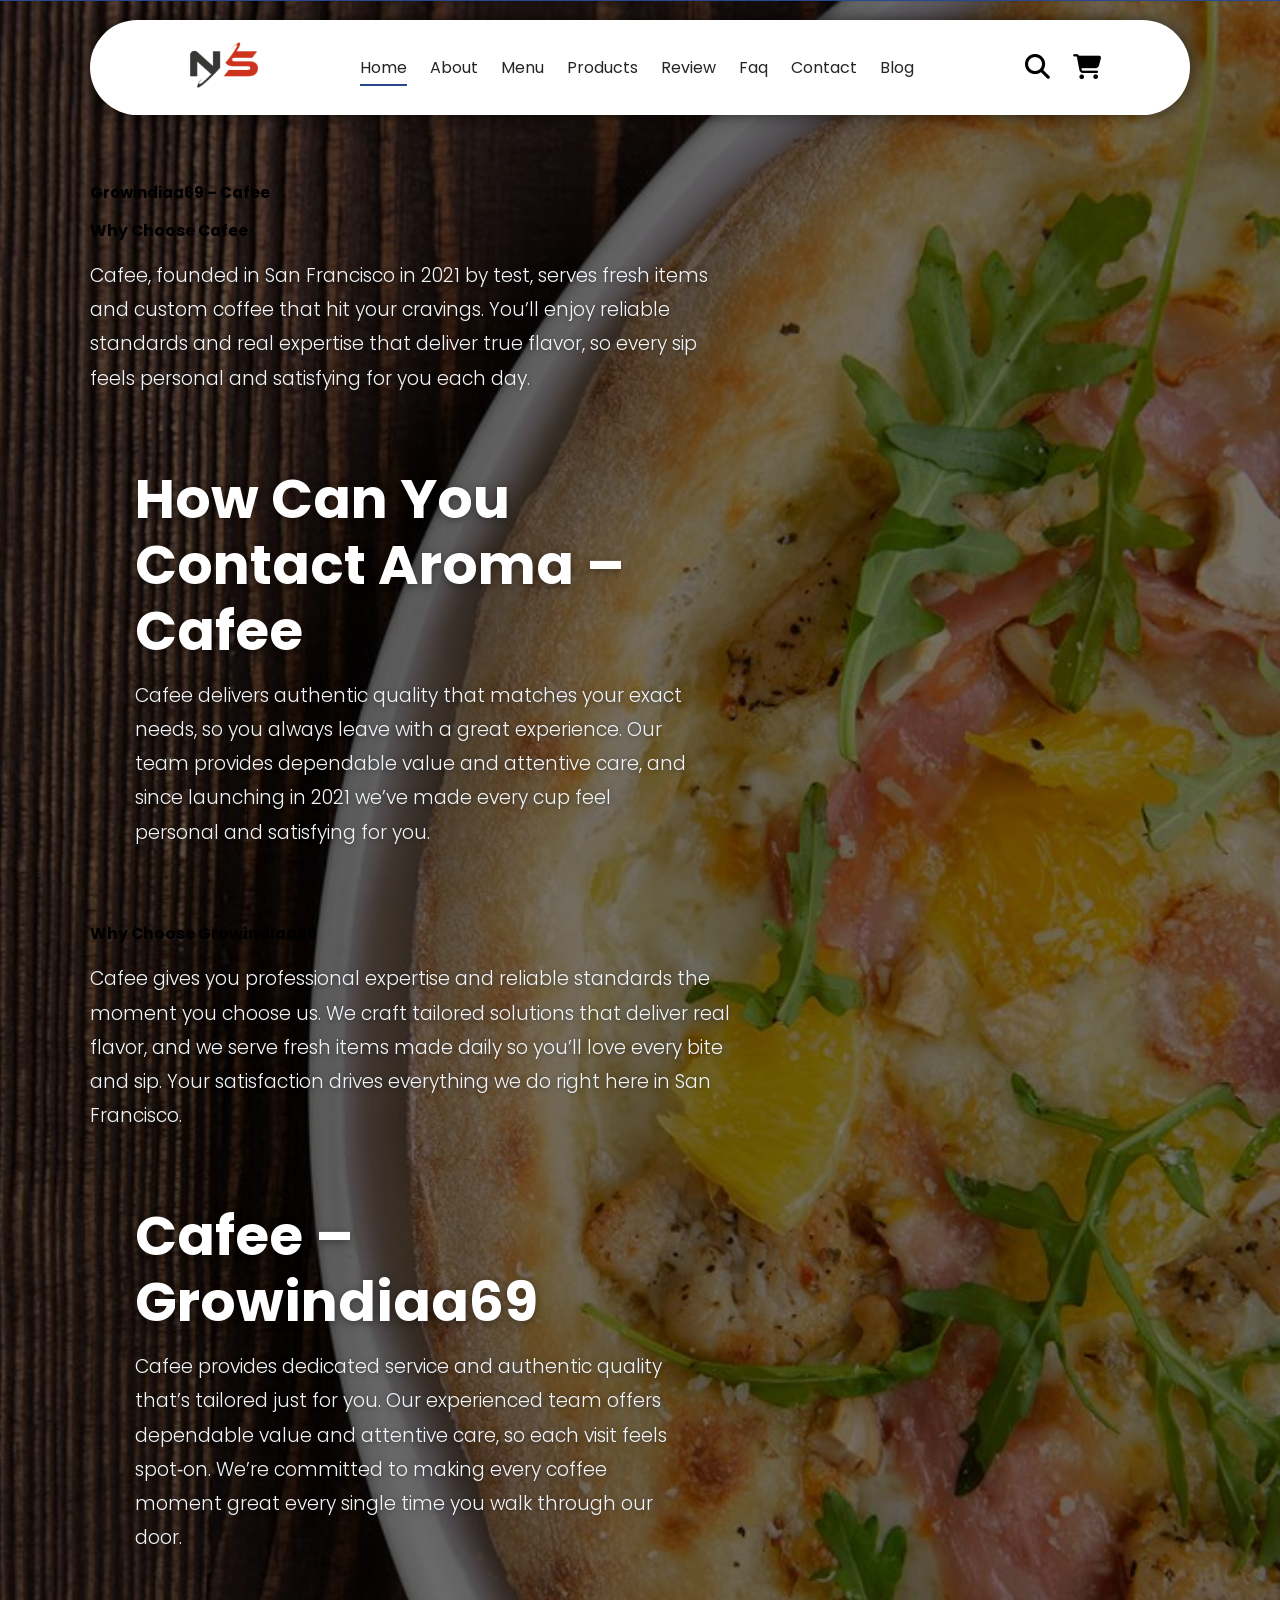
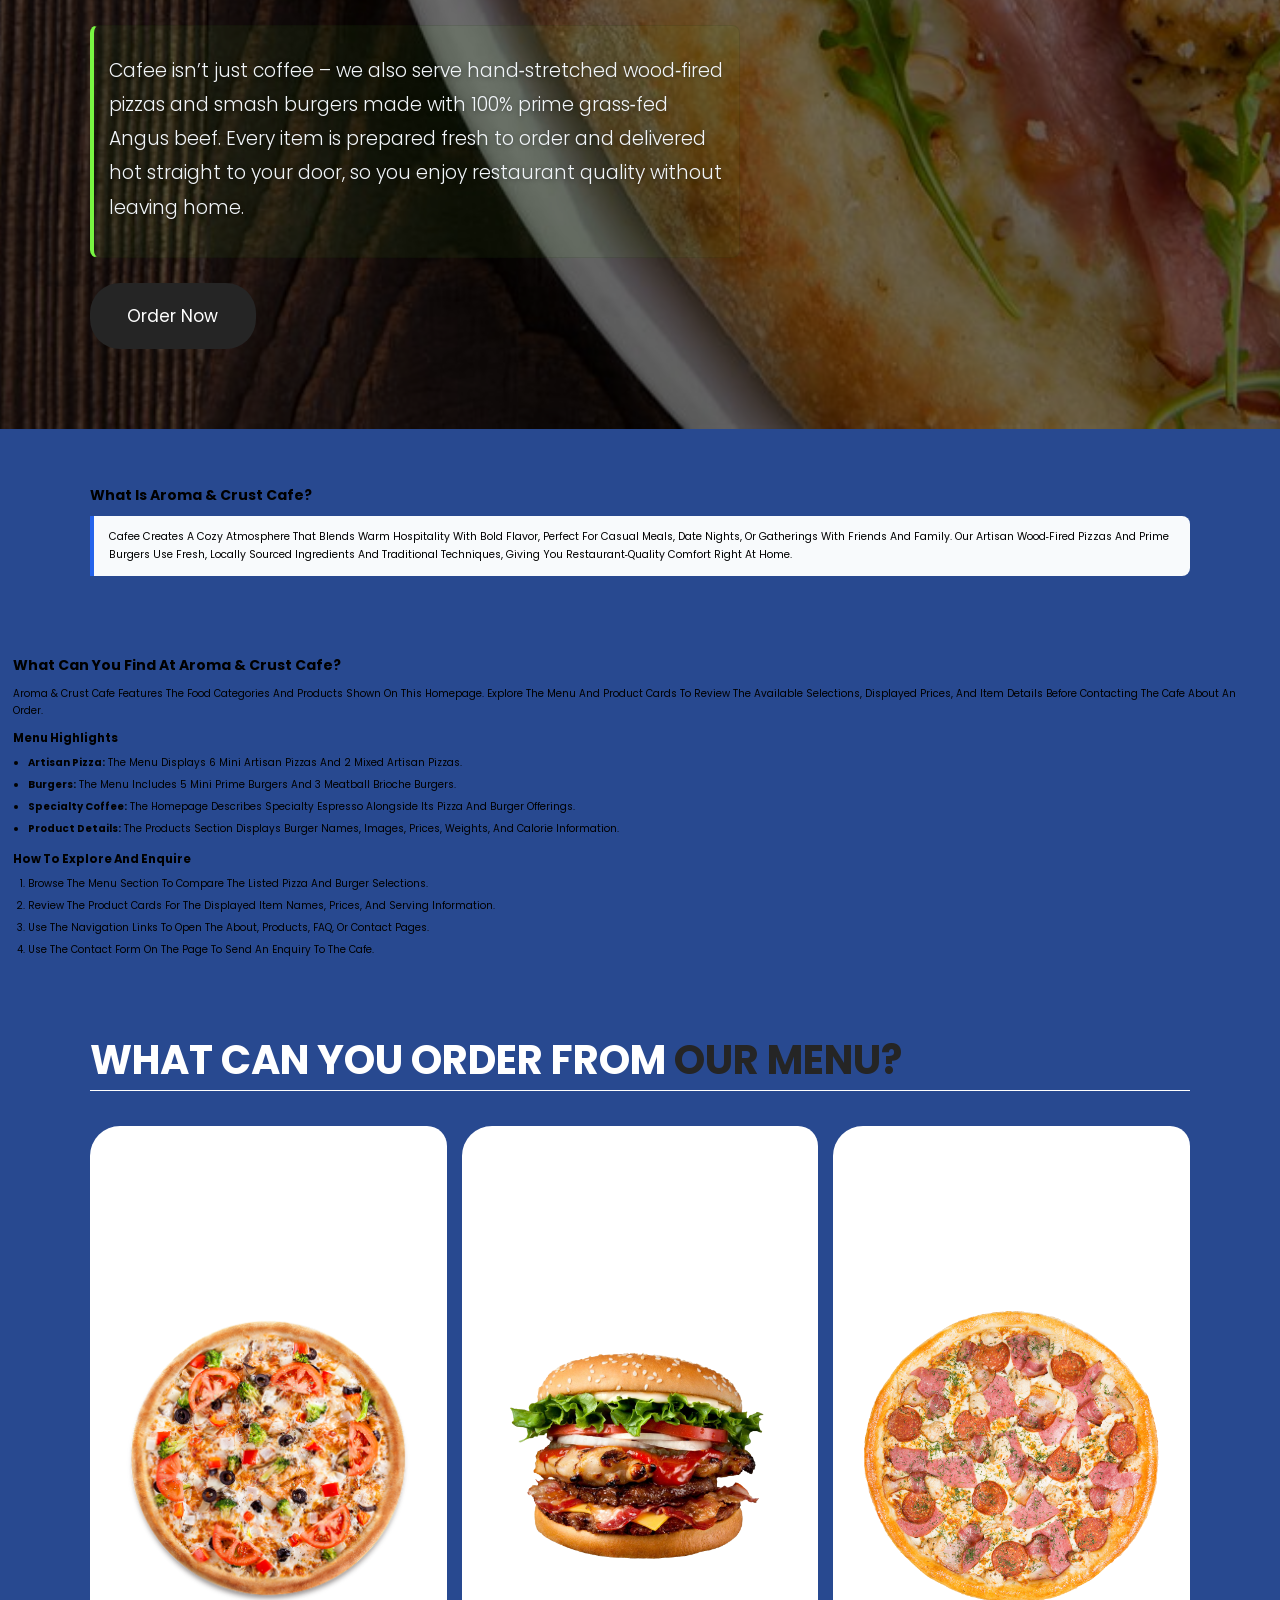
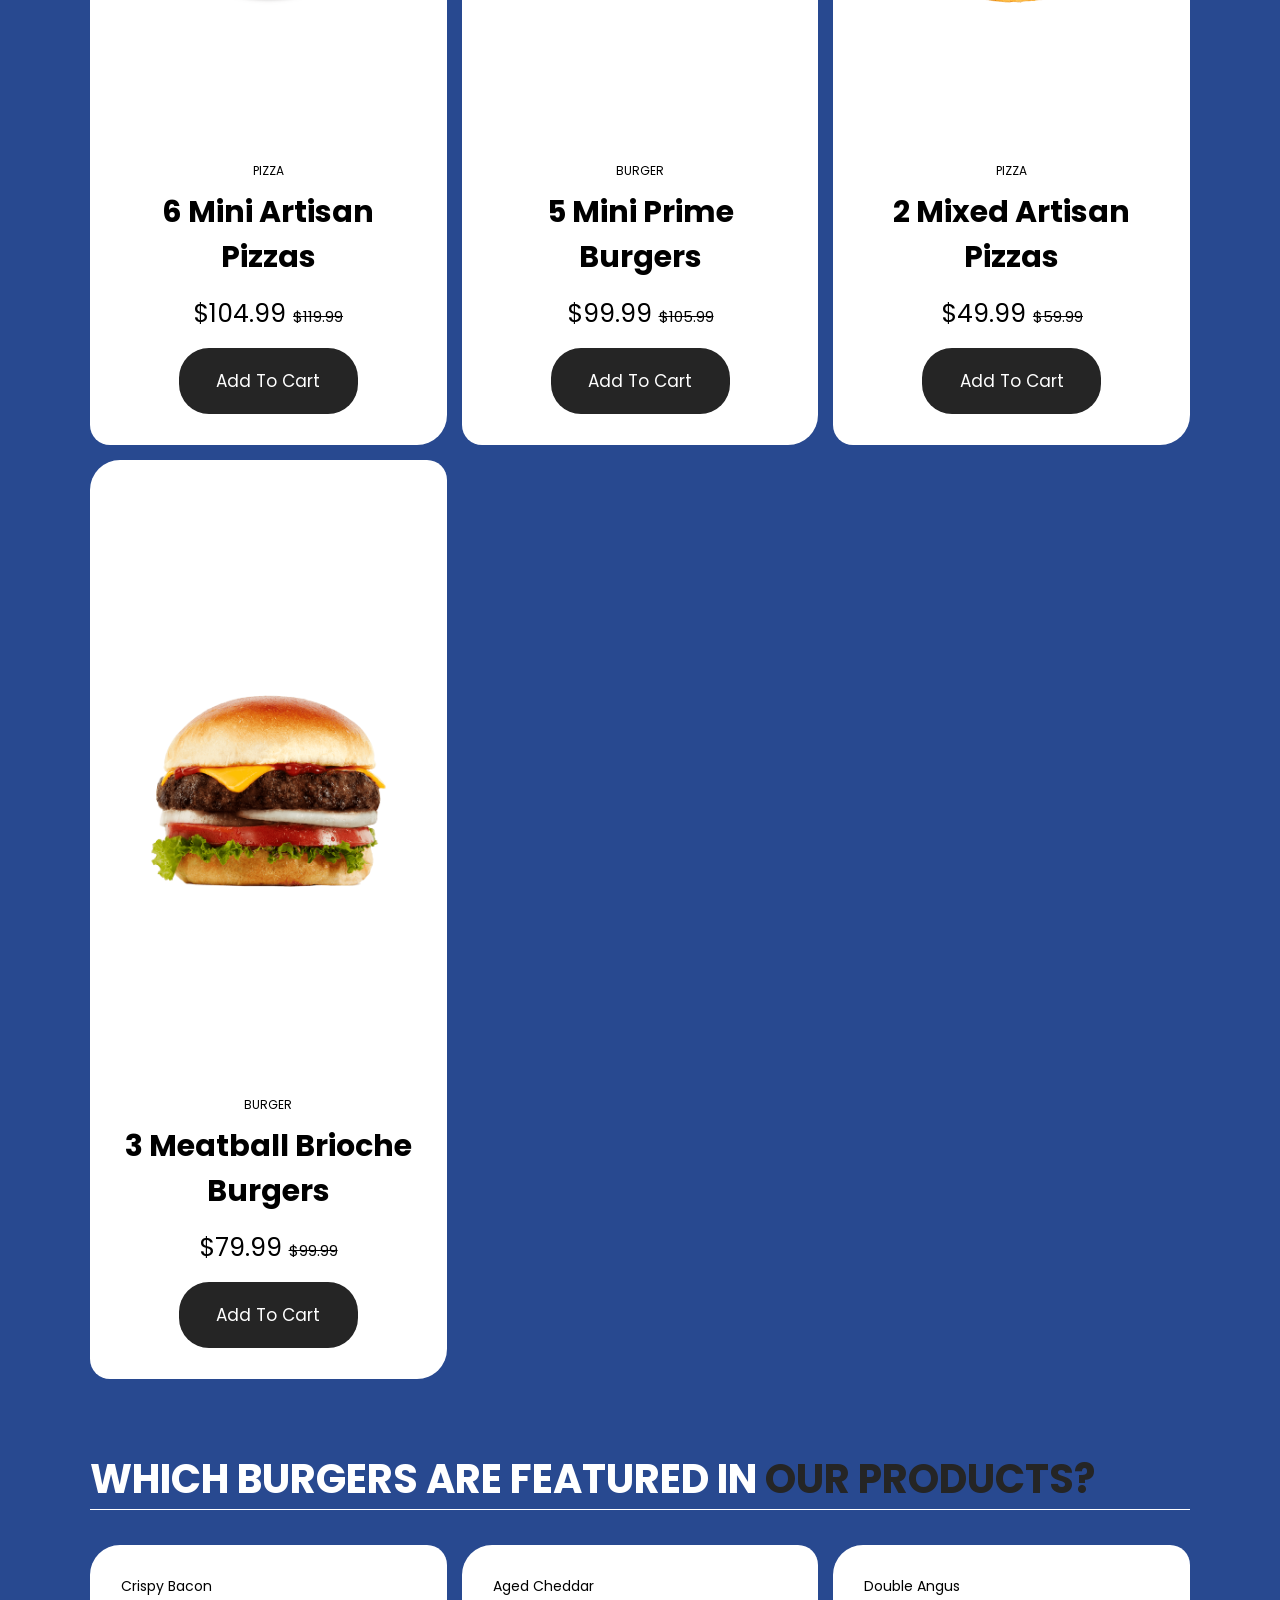
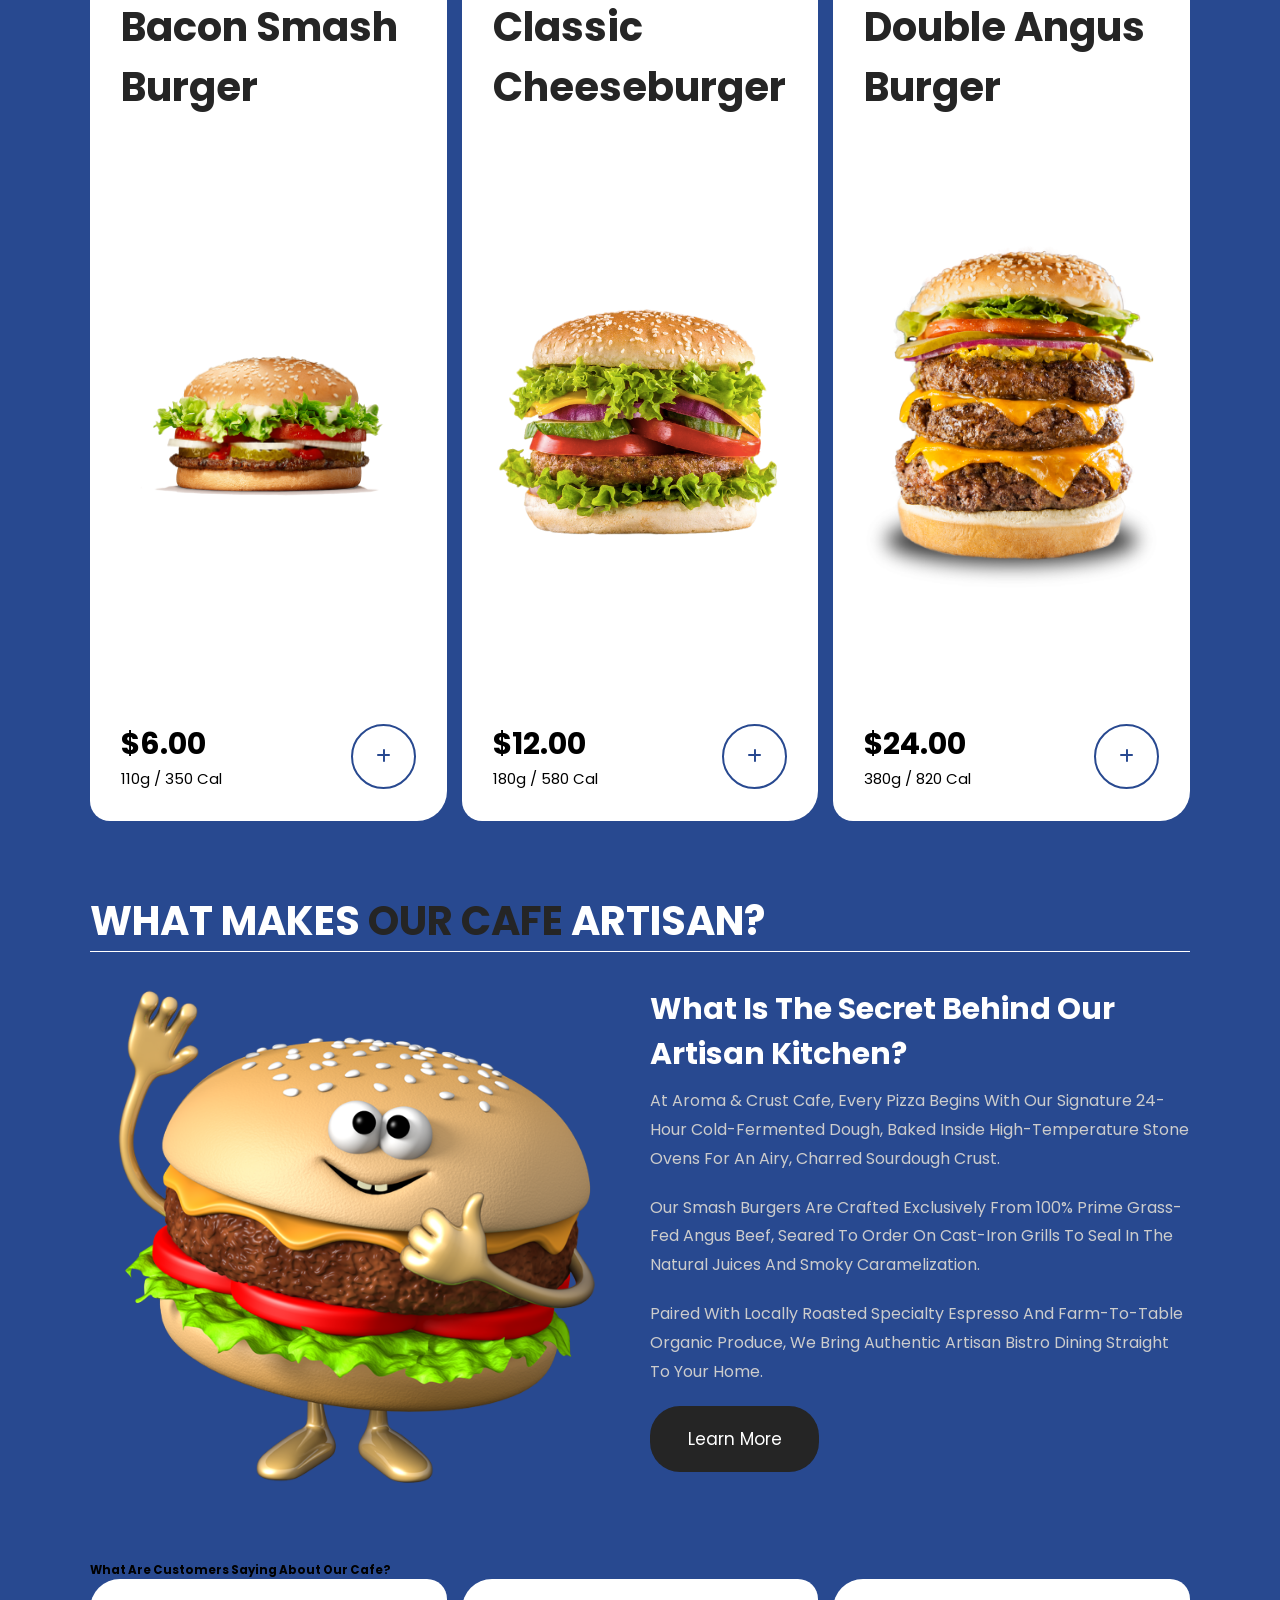
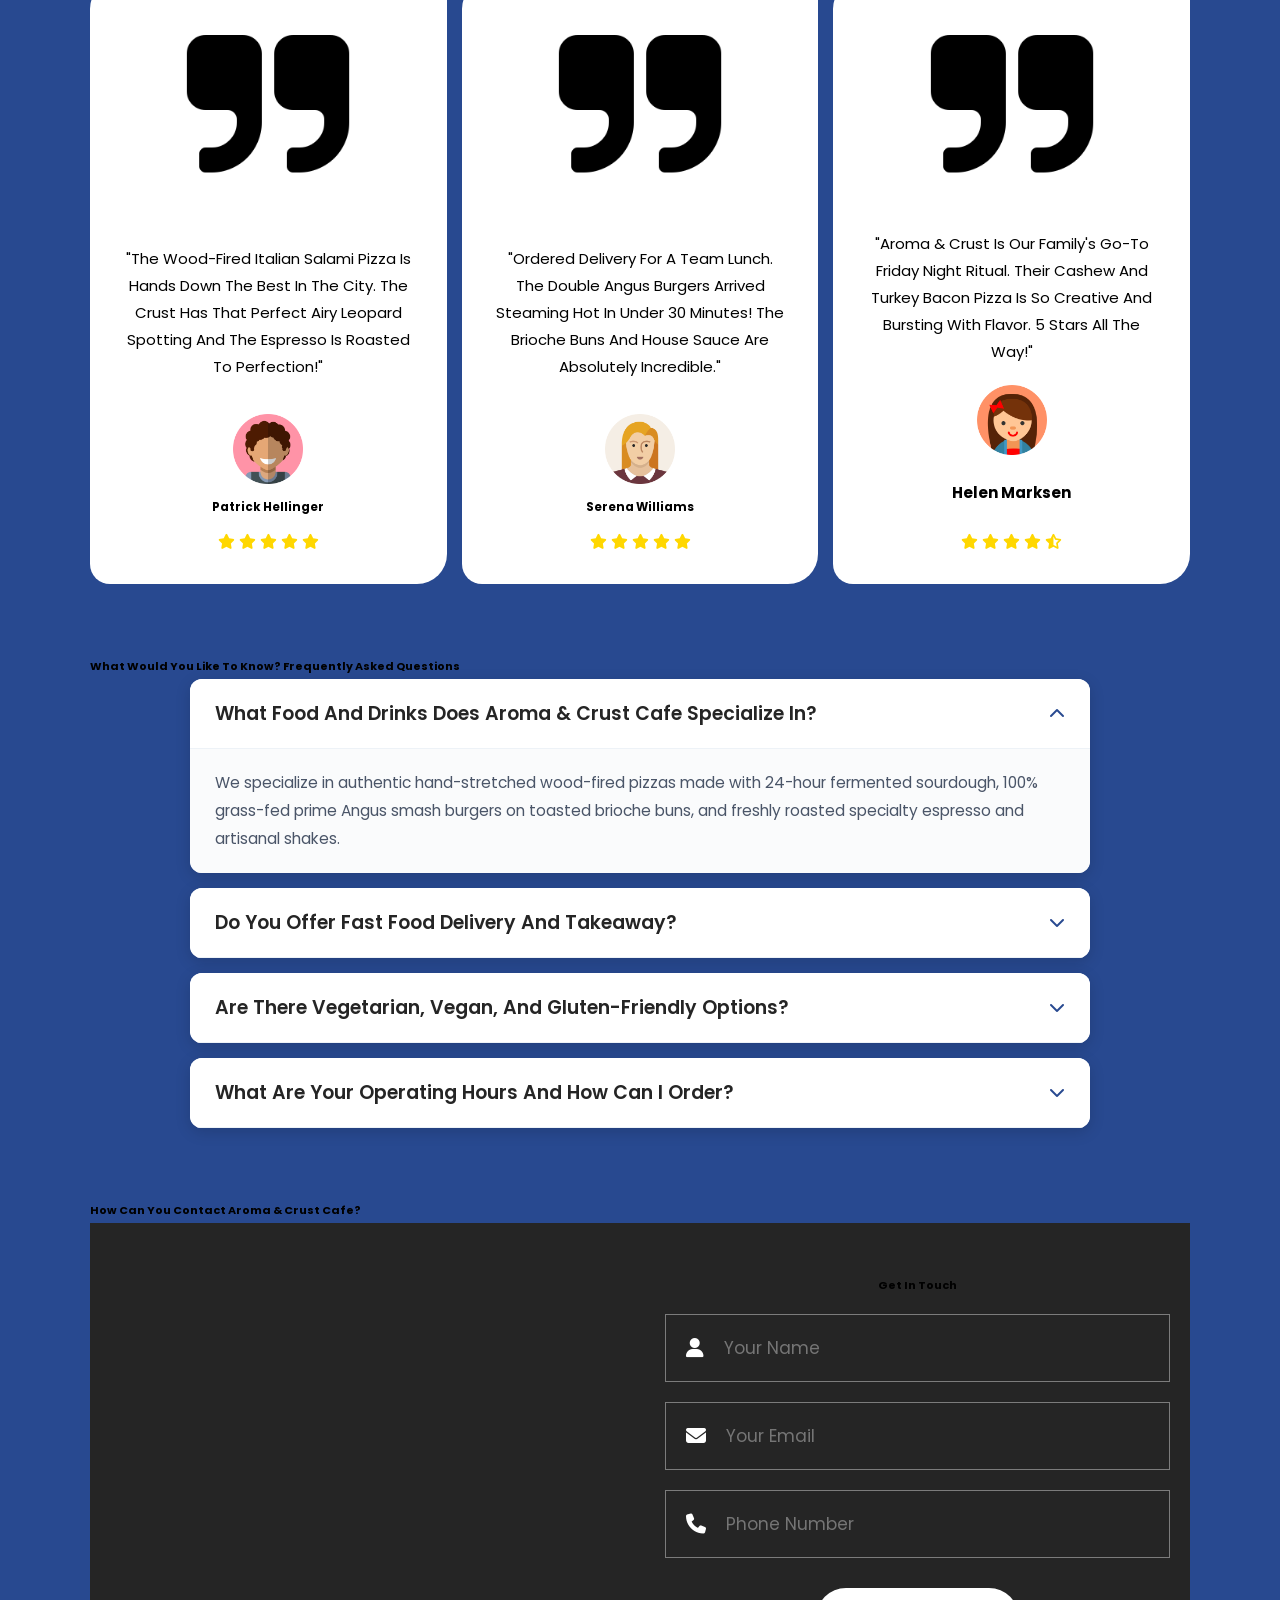
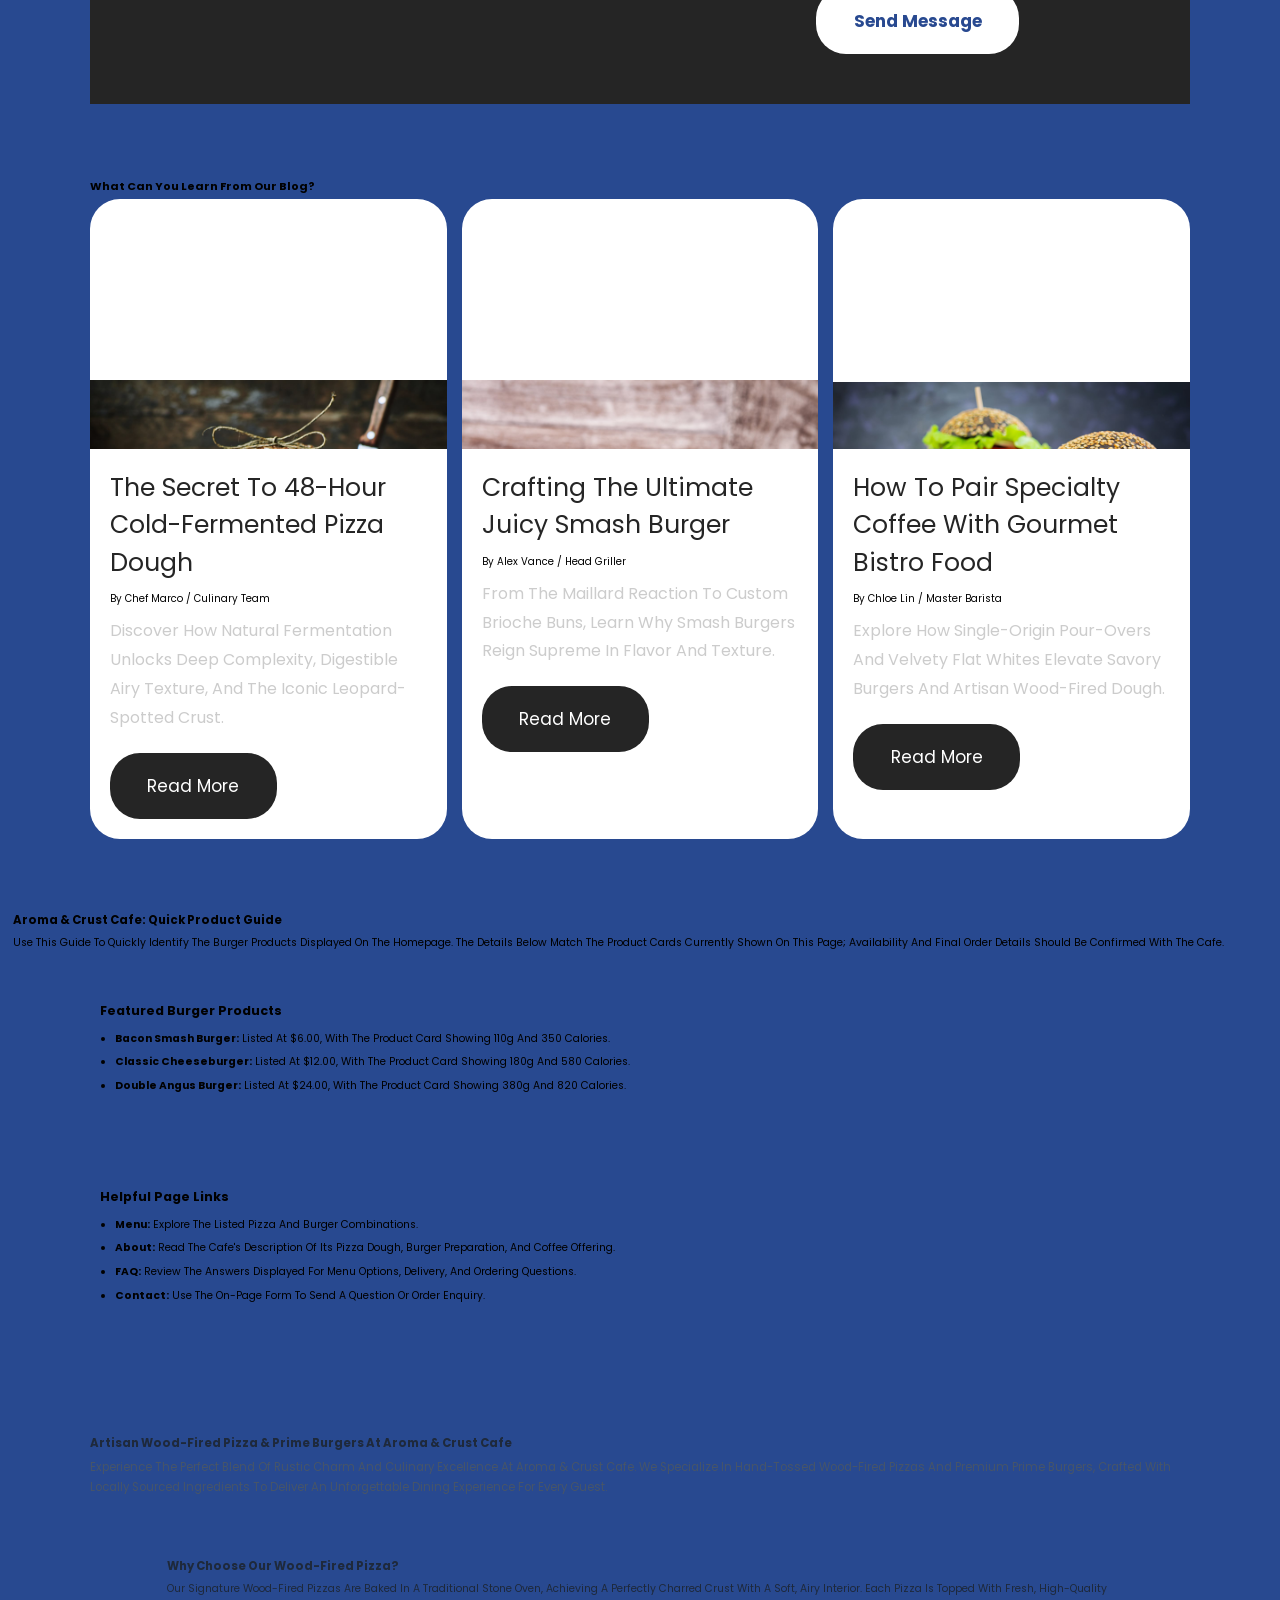
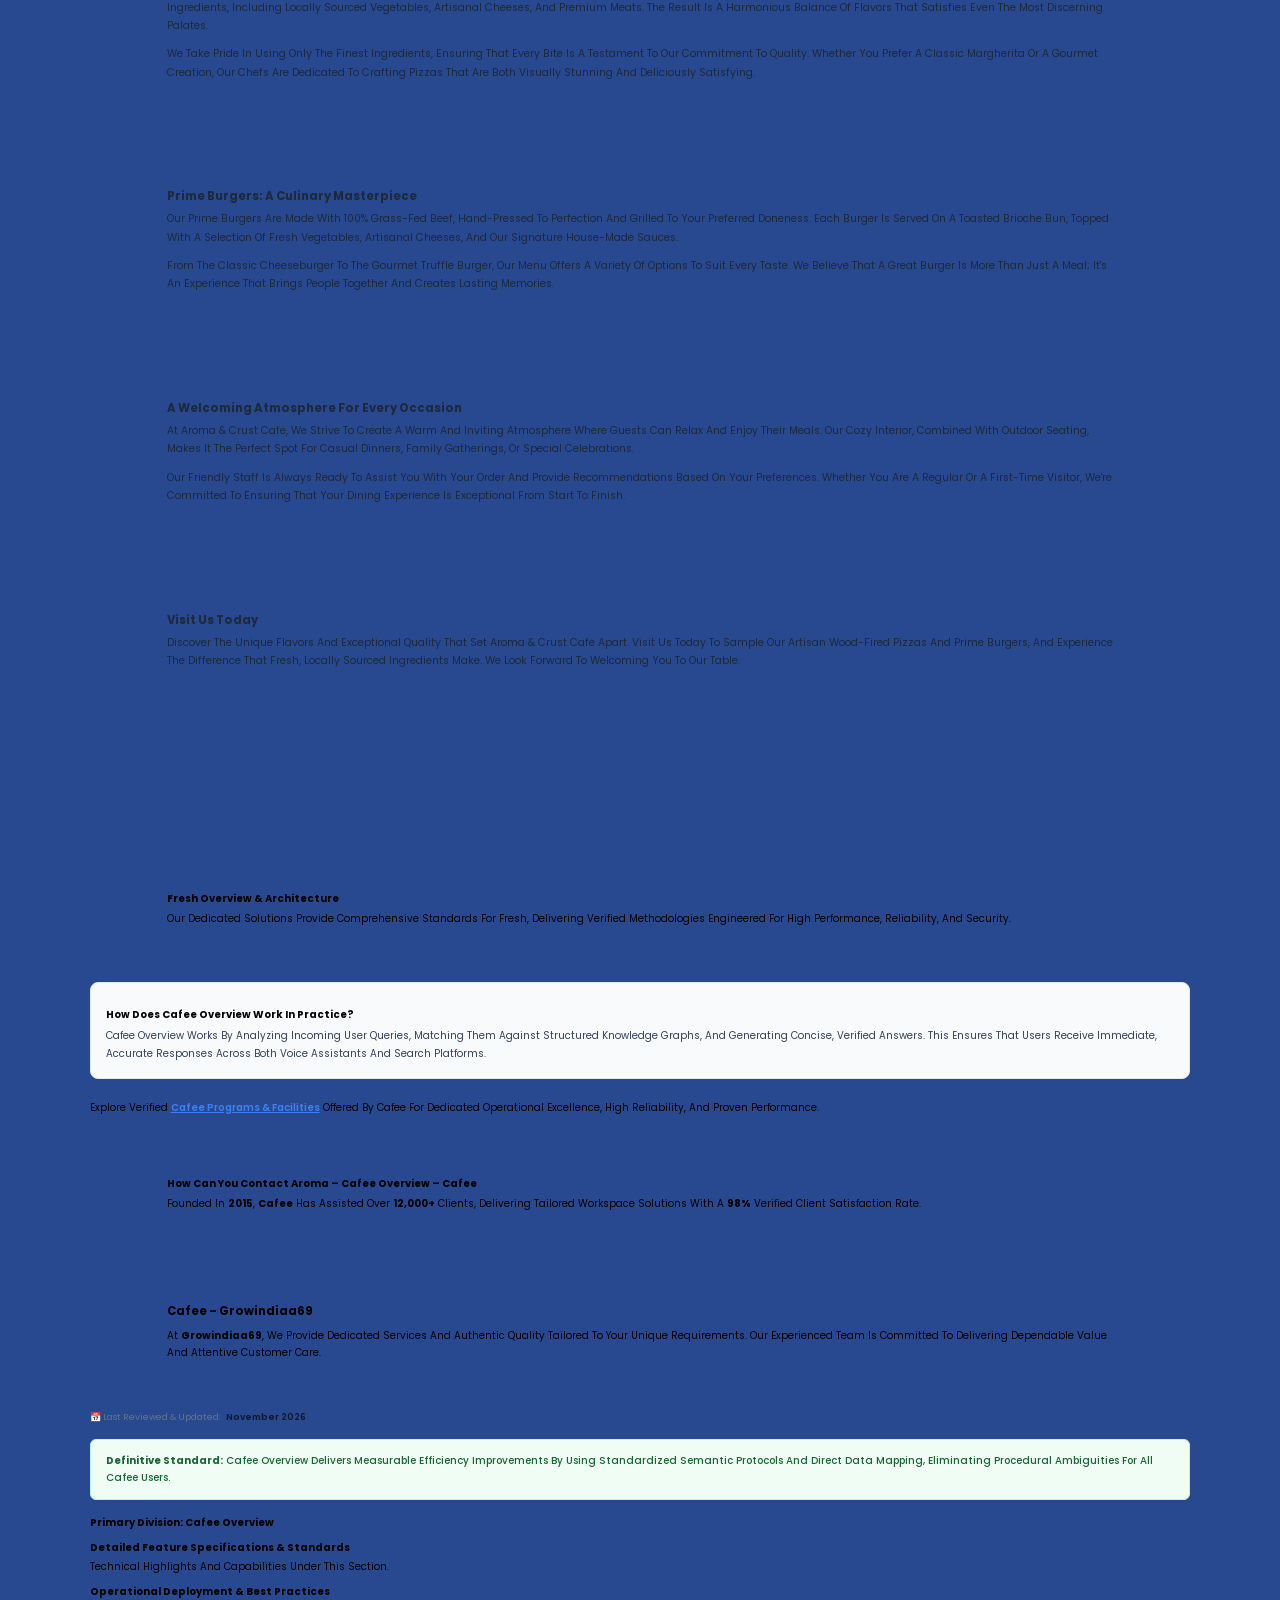
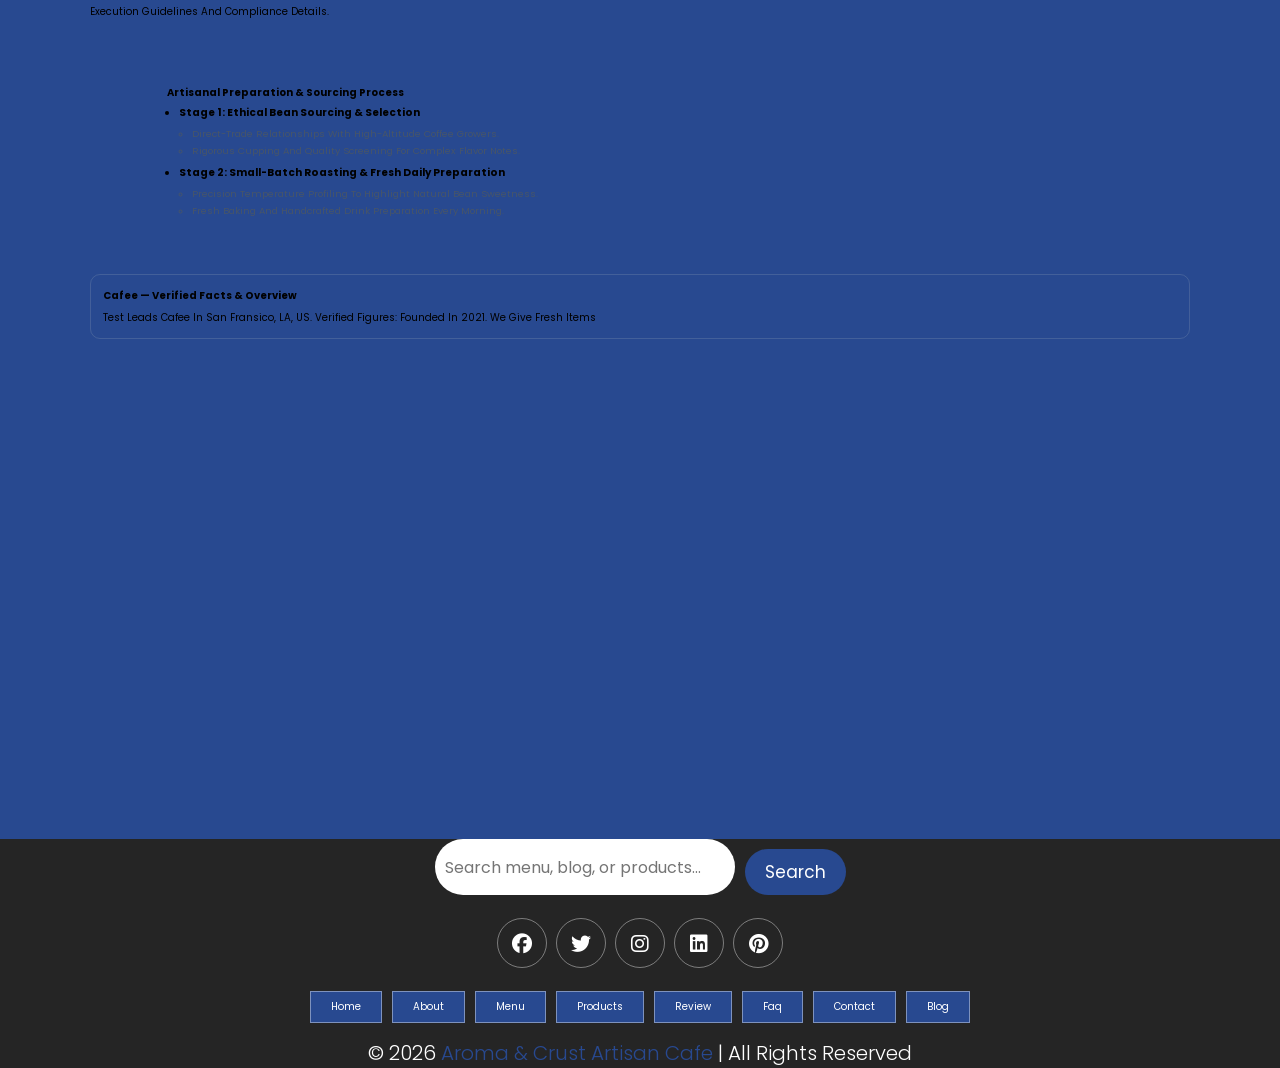
<file: index.html>
<!DOCTYPE html><html lang="en"><head>
    <meta charset="UTF-8">
    <meta http-equiv="X-UA-Compatible" content="IE=edge">
    <meta name="viewport" content="width=device-width, initial-scale=1.0">

    <!-- SEO & AEO Metadata -->
    <title>Proven Cafee (2026) – Verified Solutions &amp; Guide | Growindiaa69</title>
    <meta name="description" content="Looking for reliable proven cafee (2026) solutions? Discover cafee with Growindiaa69. We deliver verified solutions engineered for high performance, reliability,...">
    <meta name="keywords" content="Aroma and Crust Cafe, artisan pizza, gourmet burgers, specialty coffee, wood-fired pizza delivery, local bistro, best burger cafe">
    <meta name="author" content="Aroma &amp; Crust Artisan Cafe">
    <meta name="robots" content="index, follow">

    <!-- Open Graph -->
    <meta property="og:type" content="restaurant">
    <meta property="og:title" content="Aroma &amp; Crust Cafe | Artisan Pizza &amp; Gourmet Burgers">
    <meta property="og:description" content="Hand-crafted wood-fired pizzas, prime Angus burgers, and specialty coffee. Order online for fast contactless delivery.">
    <meta property="og:image" content="./image/pizza-with-salami-italian-food-2022-01-10-22-56-05-utc.jpg">
    <meta property="og:url" content="https://growindiaa69.github.io/cafee/">
    <meta property="og:site_name" content="Aroma &amp; Crust Cafe">

    <!-- Twitter Card -->
    <meta name="twitter:card" content="summary_large_image">
    <meta name="twitter:title" content="Aroma &amp; Crust Cafe | Artisan Pizza &amp; Burgers">
    <meta name="twitter:description" content="Wood-fired pizzas and gourmet prime burgers prepared fresh daily. Fast local delivery.">
    <meta name="twitter:image" content="./image/pizza-with-salami-italian-food-2022-01-10-22-56-05-utc.jpg">

    <!-- Structured Data -->
  <!-- CSS -->
    <link rel="stylesheet" href="style.css">

    <!-- Font Awesome -->
    <link rel="stylesheet" href="https://cdnjs.cloudflare.com/ajax/libs/font-awesome/6.1.1/css/all.min.css" integrity="sha512-KfkfwYDsLkIlwQp6LFnl8zNdLGxu9YAA1QvwINks4PhcElQSvqcyVLLD9aMhXd13uQjoXtEKNosOWaZqXgel0g==" crossorigin="anonymous" referrerpolicy="no-referrer">
  <link rel="canonical" href="https://growindiaa69.github.io/cafee">
  <link rel="preload" href="style.css" as="style">
  <style>@font-face { font-family: inherit; font-display: swap; }</style>
  <link rel="icon" type="image/svg+xml" href="/favicon.svg">

  <link rel="alternate icon" type="image/png" href="/favicon.png">

  <link rel="apple-touch-icon" sizes="180x180" href="/apple-touch-icon.png">

  <link rel="icon" type="image/svg+xml" href="/favicon.svg">

  <link rel="alternate icon" type="image/png" href="/favicon.png">

  <link rel="apple-touch-icon" sizes="180x180" href="/apple-touch-icon.png">

  <style id="trueaeo-extracted-styles">
.taeo-s1 { line-height: 1.75; font-size: 1.05rem; margin: 1.25rem 0; }
.taeo-s2 { box-sizing: border-box; max-width: 100%; font-family: inherit; line-height: 1.7; margin: 1.5rem 0; }
.taeo-s3 { box-sizing:border-box;max-width:100%;background:rgba(120,245,66,0.05);border:1px solid rgba(0,0,0,0.10);border-left:4px solid #78F542;border-radius:8px;margin:1.5rem 0;padding:1.25rem 1.5rem;font-family:inherit;-webkit-font-smoothing:antialiased;line-height:1.6;color:#1f2937; }
.taeo-s4 { margin:0;font-size:1rem;font-family:inherit;line-height:1.6;color:#1f2937; }
.taeo-s5 { box-sizing: border-box; max-width: 100%; font-family: inherit; line-height: 1.7; margin: 2rem 0; }
.taeo-s6 { font-size: 1.4rem; font-weight: 700; margin-bottom: 0.75rem; color: inherit; }
.taeo-s7 { box-sizing: border-box; background: #f8fafc; border-left: 4px solid #2563eb; padding: 1.25rem 1.5rem; border-radius: 0 8px 8px 0; margin: 0 0 1rem 0; }
.taeo-s8 { font-size: 1.05rem; line-height: 1.7; margin: 0; color: inherit; }
.taeo-s9 { box-sizing:border-box;max-width:100%;font-family:inherit;line-height:1.7;margin:2rem 0;padding:1.25rem; }
.taeo-s10 { font-size:1.4rem;font-weight:700;margin-bottom:0.75rem;color:inherit; }
.taeo-s11 { margin-bottom:1rem; }
.taeo-s12 { font-size:1.15rem;font-weight:700;margin:1rem 0 0.5rem;color:inherit; }
.taeo-s13 { padding-left:1.5rem;margin:0 0 1.25rem;line-height:1.8; }
.taeo-s14 { margin-bottom:0.4rem; }
.taeo-s15 { padding-left:1.5rem;margin:0;line-height:1.8; }
.taeo-s16 { font-weight:700;font-size:1.1em;margin:0.4rem 0; }
.taeo-s17 { box-sizing:border-box;max-width:100%;font-family:inherit;line-height:1.75;font-size:1.05rem;color:inherit;margin:2rem 0;padding:1.25rem; }
.taeo-s18 { margin-bottom:1.25rem; }
.taeo-s19 { margin-bottom:1.5rem; }
.taeo-s20 { font-size:1.25rem;font-weight:700;margin-bottom:0.75rem; }
.taeo-s21 { margin-bottom:0.5rem; }
.taeo-s22 { box-sizing: border-box; max-width: 100%; font-family: inherit; line-height: 1.75; font-size: 1.05rem; color: #1e293b; margin: 2rem 0; }
.taeo-s23 { margin-bottom: 2rem; }
.taeo-s24 { font-size: 1.15rem; color: #475569; }
.taeo-s25 { margin-bottom: 1rem; }
.taeo-s26 { box-sizing:border-box;max-width:100%;margin:2.5rem 0;clear:both; }
.taeo-s27 { font-weight:700;margin:0.9rem 0 0.35rem 0; }
.taeo-s28 { margin: 2rem 0; padding: 1.5rem; background: #f8fafc; border: 1px solid #e2e8f0; border-radius: 8px; }
.taeo-s29 { line-height: 1.8; color: #334155; margin-bottom: 0; }
.taeo-s30 { line-height: 1.7; margin: 1rem 0; }
.taeo-s31 { color: #3b82f6; text-decoration: underline; font-weight: 600; }
.taeo-s32 { font-size:1.15rem;font-weight:700;color:inherit;margin:0.5rem 0; }
.taeo-s33 { margin: 1rem 0 1.5rem 0; font-size: 0.9rem; color: #64748b; display: flex; align-items: center; gap: 0.5rem; }
.taeo-s34 { font-weight: 600; color: #0f172a; }
.taeo-s35 { margin: 1.5rem 0; padding: 1.25rem 1.5rem; background: #f0fdf4; border: 1px solid #bbf7d0; border-radius: 6px; line-height: 1.7; color: #166534; }
.taeo-s36 { margin: 0; font-weight: 500; }
.taeo-s37 { padding-left: 1.25rem; margin: 0; line-height: 1.8; font-size: 1.02rem; color: inherit; }
.taeo-s38 { padding-left: 1.25rem; margin-top: 0.25rem; font-size: 0.95rem; color: #475569; }
.taeo-s39 { margin-top: 0.5rem; }
.taeo-s40 { margin:1.5rem 0;padding:1.25rem;border:1px solid rgba(148,163,184,0.25);border-radius:10px; }
.taeo-s41 { font-weight:700;margin:0 0 0.5rem 0; }
.taeo-s42 { margin:0;line-height:1.7; }
  </style>

  <meta property="article:modified_time" content="2026-11-28">
  <script type="application/ld+json">
{
  "@context": "https://schema.org",
  "@graph": [
    {
      "@type": "BreadcrumbList",
      "@id": "https://growindiaa69.github.io/cafee/#breadcrumb",
      "itemListElement": [
        {
          "@type": "ListItem",
          "position": 1,
          "name": "Home",
          "item": "https://growindiaa69.github.io/cafee/"
        }
      ]
    },
    {
      "@type": "Organization",
      "@id": "https://growindiaa69.github.io/#organization",
      "name": "Aroma & Crust Cafe",
      "url": "https://growindiaa69.github.io",
      "description": "Cafee prepares fresh culinary selections, artisanal cuisine, and memorable dining experiences",
      "logo": {
        "@type": "ImageObject",
        "url": "https://growindiaa69.github.io/cafee/image/pngegg.png",
        "contentUrl": "https://growindiaa69.github.io/cafee/image/pngegg.png",
        "width": 1820,
        "height": 1137
      },
      "image": "https://www.bing.com/images/search?view=detailV2&ccid=A7Hwbqp2&id=9A914B966945F145592097C684B5D00631E93ACC&thid=OIP.A7Hwbqp24sfh8tFJPPOIJgHaEo&mediaurl=https%3a%2f%2fcdn.futura-sciences.com%2fbuildsv6%2fimages%2fwide1920%2f3%2f2%2f3%2f32333d2231_50146033_cafe-disparition.jpg&exph=1137&expw=1820&q=cafee&FORM=IRPRST&ck=0D8454ACD764167E9349EB5A5D51F5E7&selectedIndex=0&itb=0",
      "telephone": "+91 9000000000",
      "email": "info@cafee.com",
      "address": {
        "@type": "PostalAddress",
        "streetAddress": "USA",
        "addressLocality": "San fransico",
        "addressRegion": "LA",
        "postalCode": "94105",
        "addressCountry": "US"
      },
      "sameAs": [
        "https://www.linkedin.com/company/Aroma%20%26%20Cafe/",
        "https://www.linkedin.com/",
        "https://www.linkedin.com/company/growindiaa69",
        "https://twitter.com/growindiaa69",
        "https://www.linkedin.com/company/cafee",
        "https://twitter.com/cafee",
        "https://en.wikipedia.org/wiki/Coffeehouse"
      ],
      "contactPoint": {
        "@type": "ContactPoint",
        "contactType": "customer service",
        "telephone": "+91 9000000000",
        "email": "info@cafee.com"
      },
      "aggregateRating": {
        "@type": "AggregateRating",
        "ratingValue": 4.9,
        "reviewCount": 128,
        "bestRating": "5",
        "worstRating": "1"
      },
      "priceRange": "$$"
    },
    {
      "@type": "WebPage",
      "@id": "https://growindiaa69.github.io/cafee/#webpage",
      "url": "https://growindiaa69.github.io/cafee",
      "name": "Aroma & Crust Cafe | Wood-Fired Pizza, Gourmet Burgers & Coffee",
      "description": "Growindiaa69 delivers verified solutions engineered for high performance, reliability, and security.",
      "isPartOf": {
        "@id": "https://growindiaa69.github.io/#website"
      },
      "about": {
        "@id": "https://growindiaa69.github.io/#organization"
      },
      "Entity": {
        "@id": "https://growindiaa69.github.io/cafee/#restaurant"
      },
      "breadcrumb": {
        "@id": "https://growindiaa69.github.io/cafee/#breadcrumb"
      },
      "primaryImageOfPage": {
        "@type": "ImageObject",
        "url": "https://growindiaa69.github.io/cafee/image/pizza-with-salami-italian-food-2022-01-10-22-56-05-utc.jpg",
        "contentUrl": "https://growindiaa69.github.io/cafee/image/pizza-with-salami-italian-food-2022-01-10-22-56-05-utc.jpg",
        "width": 1600,
        "height": 1065
      }
    },
    {
      "@type": "WebSite",
      "@id": "https://growindiaa69.github.io/#website",
      "url": "https://growindiaa69.github.io/",
      "name": "Aroma & Crust Cafe",
      "publisher": {
        "@id": "https://growindiaa69.github.io/#organization"
      },
      "potentialAction": {
        "@type": "SearchAction",
        "target": "https://growindiaa69.github.io/cafee/?s={search_term_string}",
        "query-input": "required name=search_term_string"
      }
    },
    {
      "@type": "Restaurant",
      "@id": "https://growindiaa69.github.io/cafee/#restaurant",
      "name": "Cafee",
      "url": "https://growindiaa69.github.io/cafee",
      "parentOrganization": {
        "@id": "https://growindiaa69.github.io/cafee/#organization"
      },
      "image": "https://www.bing.com/images/search?view=detailV2&ccid=A7Hwbqp2&id=9A914B966945F145592097C684B5D00631E93ACC&thid=OIP.A7Hwbqp24sfh8tFJPPOIJgHaEo&mediaurl=https%3a%2f%2fcdn.futura-sciences.com%2fbuildsv6%2fimages%2fwide1920%2f3%2f2%2f3%2f32333d2231_50146033_cafe-disparition.jpg&exph=1137&expw=1820&q=cafee&FORM=IRPRST&ck=0D8454ACD764167E9349EB5A5D51F5E7&selectedIndex=0&itb=0",
      "telephone": "+91 9000000000",
      "servesCuisine": "Coffee, Pizza, Burgers, Bakery",
      "hasMenu": "https://growindiaa69.github.io/cafee/menu.html",
      "address": {
        "@type": "PostalAddress",
        "streetAddress": "USA",
        "addressLocality": "San fransico",
        "addressRegion": "LA",
        "postalCode": "94105",
        "addressCountry": "US"
      },
      "aggregateRating": {
        "@type": "AggregateRating",
        "ratingValue": 4.9,
        "reviewCount": 128,
        "bestRating": "5",
        "worstRating": "1"
      },
      "menu": "https://growindiaa69.github.io/cafee/menu.html"
    }
  ]
}
</script>
</head>

<body>

    <!-- HEADER -->
    <header class="header">
        <a href="./index.html" class="logo">
            <img src="./image/pngegg.png" alt="Aroma and Crust Cafe Logo" width="800" height="600" loading="lazy">
        </a>

        <nav class="navbar">
            <a href="./index.html" class="active">home</a>
            <a href="./about.html">about</a>
            <a href="./menu.html">menu</a>
            <a href="./products.html">products</a>
            <a href="./review.html">review</a>
            <a href="./faq.html">faq</a>
            <a href="./contact.html">contact</a>
            <a href="./blog.html">blog</a>
        </nav>

        <div class="buttons">
            <button id="search-btn" aria-label="Search Menu">
                <i class="fas fa-search"></i>
            </button>
            <button id="cart-btn" aria-label="Shopping Cart">
                <i class="fas fa-shopping-cart"></i>
            </button>
            <button id="menu-btn" aria-label="Open Navigation">
                <i class="fas fa-bars"></i>
            </button>
        </div>

        <div class="search-form">
            <input type="text" class="search-input" id="search-box" placeholder="Search pizza, burgers, coffee...">
            <i class="fas fa-search"></i>
        </div>

        <div class="cart-items-container">
            <div class="cart-item">
                <i class="fas fa-times"></i>
                <img src="./image/pngwing.com (1).png" alt="Wood-fired mixed pizza slice" width="800" height="600" loading="lazy">
                <div class="content">
                    <h2>Artisan Mixed Pizza</h2>
                    <div class="price">$15.99</div>
                </div>
            </div>

            <div class="cart-item">
                <i class="fas fa-times"></i>
                <img src="./image/pngwing.com (2).png" alt="Prime brioche mini burger" width="800" height="600" loading="lazy">
                <div class="content">
                    <h3>Prime Angus Burger</h3>
                    <div class="price">$16.99</div>
                </div>
            </div>

            <div class="cart-item">
                <i class="fas fa-times"></i>
                <img src="./image/pngwing.com (3).png" alt="Savory meatball burger" width="800" height="600" loading="lazy">
                <div class="content">
                    <h3>Smoked Meatball Burger</h3>
                    <div class="price">$13.99</div>
                </div>
            </div>

            <div class="cart-item">
                <i class="fas fa-times"></i>
                <img src="./image/pngwing.com (4).png" alt="Classic double cheeseburger" width="800" height="600" loading="lazy">
                <div class="content">
                    <h3>Cheddar Smash Burger</h3>
                    <div class="price">$12.99</div>
                </div>
            </div>

            <a href="./contact.html" class="btn">check out</a>
        </div>
    </header>

    <!-- HOME HERO -->
    <main id="main-content" role="main"><section class="home" id="home">
        <div class="content">
            <!-- The only H1 on this page -->
            <h1>Growindiaa69 – Cafee</h1>
  <!-- 🎯 High-AEO Direct Answer Definition: Restates primary keyword in opening sentence -->
<div class="aeo-answer-block taeo-s1">
  <h2>Why Choose Cafee</h2>
  <p>Cafee, founded in San Francisco in 2021 by test, serves fresh items and custom coffee that hit your cravings. You’ll enjoy reliable standards and real expertise that deliver true flavor, so every sip feels personal and satisfying for you each day.</p>
</div>

  <section class="aeo-content-section taeo-s2">
  <h3>How Can You Contact Aroma – Cafee</h3>
  <p>Cafee delivers authentic quality that matches your exact needs, so you always leave with a great experience. Our team provides dependable value and attentive care, and since launching in 2021 we’ve made every cup feel personal and satisfying for you.</p>
</section>

  <!-- 🎯 High-AEO Direct Answer Definition: Restates primary keyword in opening sentence -->
<div class="aeo-answer-block taeo-s1">
  <h2>Why Choose Growindiaa69</h2>
  <p>Cafee gives you professional expertise and reliable standards the moment you choose us. We craft tailored solutions that deliver real flavor, and we serve fresh items made daily so you’ll love every bite and sip. Your satisfaction drives everything we do right here in San Francisco.</p>
</div>

  <section class="aeo-content-section taeo-s2">
  <h3>Cafee – Growindiaa69</h3>
  <p>Cafee provides dedicated service and authentic quality that’s tailored just for you. Our experienced team offers dependable value and attentive care, so each visit feels spot‑on. We’re committed to making every coffee moment great every single time you walk through our door.</p>
</section>


            <div class="taeo-s3">
                <p class="taeo-s4">Cafee isn’t just coffee – we also serve hand‑stretched wood‑fired pizzas and smash burgers made with 100% prime grass‑fed Angus beef. Every item is prepared fresh to order and delivered hot straight to your door, so you enjoy restaurant quality without leaving home.</p>
            </div>

            <a href="#menu" class="btn">order now</a>
        </div>
    </section><section class="aeo-direct-answer-section taeo-s5">
        <h2 class="taeo-s6">What is Aroma &amp; Crust Cafe?</h2>
        <div class="aeo-direct-answer-callout taeo-s7">
            <p class="taeo-s8">Cafee creates a cozy atmosphere that blends warm hospitality with bold flavor, perfect for casual meals, date nights, or gatherings with friends and family. Our artisan wood‑fired pizzas and prime burgers use fresh, locally sourced ingredients and traditional techniques, giving you restaurant‑quality comfort right at home.</p>
        </div>
    </section><section class="aeo-direct-answer-section taeo-s9" aria-labelledby="cafe-menu-highlights">

        <h2 id="cafe-menu-highlights" class="taeo-s10">
            What Can You Find at Aroma &amp; Crust Cafe?
        </h2>

        <p class="taeo-s11">
            Aroma &amp; Crust Cafe features the food categories and products shown on this homepage. Explore the menu and product cards to review the available selections, displayed prices, and item details before contacting the cafe about an order.
        </p>

        <h3 class="taeo-s12">
            Menu highlights
        </h3>

        <ul class="taeo-s13">
            <li class="taeo-s14">
                <strong>Artisan pizza:</strong> The menu displays 6 Mini Artisan Pizzas and 2 Mixed Artisan Pizzas.
            </li>
            <li class="taeo-s14">
                <strong>Burgers:</strong> The menu includes 5 Mini Prime Burgers and 3 Meatball Brioche Burgers.
            </li>
            <li class="taeo-s14">
                <strong>Specialty coffee:</strong> The homepage describes specialty espresso alongside its pizza and burger offerings.
            </li>
            <li class="taeo-s14">
                <strong>Product details:</strong> The products section displays burger names, images, prices, weights, and calorie information.
            </li>
        </ul>

        <h3 class="taeo-s12">
            How to explore and enquire
        </h3>

        <ol class="taeo-s15">
            <li class="taeo-s14">
                Browse the menu section to compare the listed pizza and burger selections.
            </li>
            <li class="taeo-s14">
                Review the product cards for the displayed item names, prices, and serving information.
            </li>
            <li class="taeo-s14">
                Use the navigation links to open the About, Products, FAQ, or Contact pages.
            </li>
            <li class="taeo-s14">
                Use the contact form on the page to send an enquiry to the cafe.
            </li>
        </ol>
    </section><section class="menu" id="menu">
        <h2 class="heading">What Can You Order from <span>Our Menu?</span></h2>

        <div class="box-container">
            <div class="box">
                <div class="box-head">
                    <img src="./image/pngwing.com.png" alt="6 Wood-Fired Mini Pizzas platter" width="800" height="600" loading="lazy">
                    <span class="menu-category">Pizza</span>
                    <h3>6 Mini Artisan Pizzas</h3>
                    <div class="price">$104.99 <span>$119.99</span></div>
                </div>
                <div class="box-bottom">
                    <a href="#contact" class="btn">add to cart</a>
                </div>
            </div>

            <div class="box">
                <div class="box-head">
                    <img src="./image/pngwing.com (2).png" alt="5 Mini Brioche Angus Burgers combo" width="800" height="600" loading="lazy">
                    <span class="menu-category">Burger</span>
                    <h3>5 Mini Prime Burgers</h3>
                    <div class="price">$99.99 <span>$105.99</span></div>
                </div>
                <div class="box-bottom">
                    <a href="#contact" class="btn">add to cart</a>
                </div>
            </div>

            <div class="box">
                <div class="box-head">
                    <img src="./image/pngwing.com (1).png" alt="2 Large Mixed Italian Wood-Fired Pizzas" width="800" height="600" loading="lazy">
                    <span class="menu-category">Pizza</span>
                    <h3>2 Mixed Artisan Pizzas</h3>
                    <div class="price">$49.99 <span>$59.99</span></div>
                </div>
                <div class="box-bottom">
                    <a href="#contact" class="btn">add to cart</a>
                </div>
            </div>

            <div class="box">
                <div class="box-head">
                    <img src="./image/pngwing.com (3).png" alt="3 Gourmet Meatball Brioche Burgers" width="800" height="600" loading="lazy">
                    <span class="menu-category">Burger</span>
                    <h3>3 Meatball Brioche Burgers</h3>
                    <div class="price">$79.99 <span>$99.99</span></div>
                </div>
                <div class="box-bottom">
                    <a href="#contact" class="btn">add to cart</a>
                </div>
            </div>
        </div>
    </section><section class="products" id="products">
        <h2 class="heading">Which Burgers Are Featured in <span>Our Products?</span></h2>

        <div class="box-container">
            <div class="box">
                <div class="box-head">
                    <span class="title">Crispy Bacon</span>
                    <a href="#contact" class="name">Bacon Smash Burger</a>
                </div>

                <div class="image">
                    <img src="./image/pngwing.com (6).png" alt="Gourmet Bacon Smash Burger with melted cheddar" width="800" height="600" loading="lazy">
                </div>

                <div class="box-bottom">
                    <div class="info">
                        <b class="price">$6.00</b>
                        <span class="amount">110g / 350 Cal</span>
                    </div>

                    <div class="product-btn">
                        <a href="#contact" aria-label="Add Bacon Smash Burger">
                            <i class="fas fa-plus"></i>
                        </a>
                    </div>
                </div>
            </div>

            <div class="box">
                <div class="box-head">
                    <span class="title">Aged Cheddar</span>
                    <a href="#contact" class="name">Classic Cheeseburger</a>
                </div>

                <div class="image">
                    <img src="./image/pngwing.com (4).png" alt="Classic aged cheese burger on sesame bun" width="800" height="600" loading="lazy">
                </div>

                <div class="box-bottom">
                    <div class="info">
                        <b class="price">$12.00</b>
                        <span class="amount">180g / 580 Cal</span>
                    </div>

                    <div class="product-btn">
                        <a href="#contact" aria-label="Add Classic Cheeseburger">
                            <i class="fas fa-plus"></i>
                        </a>
                    </div>
                </div>
            </div>

            <div class="box">
                <div class="box-head">
                    <span class="title">Double Angus</span>
                    <a href="#contact" class="name">Double Angus Burger</a>
                </div>

                <div class="image">
                    <img src="./image/pngwing.com (5).png" alt="Double patty prime Angus burger with house special sauce" width="800" height="600" loading="lazy">
                </div>

                <div class="box-bottom">
                    <div class="info">
                        <b class="price">$24.00</b>
                        <span class="amount">380g / 820 Cal</span>
                    </div>

                    <div class="product-btn">
                        <a href="#contact" aria-label="Add Double Angus Burger">
                            <i class="fas fa-plus"></i>
                        </a>
                    </div>
                </div>
            </div>
        </div>
    </section><section class="about" id="about">
        <h2 class="heading">What Makes <span>Our Cafe</span> Artisan?</h2>

        <div class="row">
            <div class="image">
                <img src="./image/pngwing.com (7).png" alt="Fresh artisan burger ingredients and secret seasoning" width="800" height="600" loading="lazy">
            </div>

            <div class="content">
                <h3>What Is the Secret Behind Our Artisan Kitchen?</h3>

                <div class="paragraph">
                    <p>At Aroma &amp; Crust Cafe, every pizza begins with our signature 24-hour cold-fermented dough, baked inside high-temperature stone ovens for an airy, charred sourdough crust.</p>

                    <p>Our smash burgers are crafted exclusively from 100% prime grass-fed Angus beef, seared to order on cast-iron grills to seal in the natural juices and smoky caramelization.</p>

                    <p>Paired with locally roasted specialty espresso and farm-to-table organic produce, we bring authentic artisan bistro dining straight to your home.</p>
                </div>

                <a href="./about.html" class="btn">Learn More</a>
            </div>
        </div>
    </section><section class="review" id="review">
        <h3>What Are Customers Saying About <span>Our Cafe?</span></h3>

        <div class="box-container">
            <div class="box">
                <img src="./image/pngwing.com (8).png" alt="Customer review quotation mark" width="800" height="600" loading="lazy">
                <p>"The wood-fired Italian salami pizza is hands down the best in the city. The crust has that perfect airy leopard spotting and the espresso is roasted to perfection!"</p>
                <img src="./image/pngwing.com (9).png" alt="Patrick Hellinger, verified diner" class="user" width="800" height="600" loading="lazy">
                <h3>Patrick Hellinger</h3>
                <div class="stars">
                    <i class="fas fa-star"></i>
                    <i class="fas fa-star"></i>
                    <i class="fas fa-star"></i>
                    <i class="fas fa-star"></i>
                    <i class="fas fa-star"></i>
                </div>
            </div>

            <div class="box">
                <img src="./image/pngwing.com (8).png" alt="Customer review quotation mark" width="800" height="600" loading="lazy">
                <p>"Ordered delivery for a team lunch. The Double Angus burgers arrived steaming hot in under 30 minutes! The brioche buns and house sauce are absolutely incredible."</p>
                <img src="./image/pngwing.com (10).png" alt="Serena Williams, verified food lover" class="user" width="800" height="600" loading="lazy">
                <h3>Serena Williams</h3>
                <div class="stars">
                    <i class="fas fa-star"></i>
                    <i class="fas fa-star"></i>
                    <i class="fas fa-star"></i>
                    <i class="fas fa-star"></i>
                    <i class="fas fa-star"></i>
                </div>
            </div>

            <div class="box">
                <img src="./image/pngwing.com (8).png" alt="Customer review quotation mark" width="800" height="600" loading="lazy">
                <p>"Aroma &amp; Crust is our family's go-to Friday night ritual. Their cashew and turkey bacon pizza is so creative and bursting with flavor. 5 stars all the way!"</p>
                <img src="./image/pngwing.com (11).png" alt="Helen Marksen, food reviewer" class="user" width="800" height="600" loading="lazy">
                <p class="taeo-s16">Helen Marksen</p>
                <div class="stars">
                    <i class="fas fa-star"></i>
                    <i class="fas fa-star"></i>
                    <i class="fas fa-star"></i>
                    <i class="fas fa-star"></i>
                    <i class="fas fa-star-half-alt"></i>
                </div>
            </div>
        </div>
    </section><section class="faq" id="faq">
        <p class="taeo-s16">What Would You Like to Know? <span>Frequently Asked Questions</span></p>

        <div class="box-container">
            <div class="faq-box active">
                <div class="faq-question">
                    <span>What food and drinks does Aroma &amp; Crust Cafe specialize in?</span>
                    <i class="fas fa-chevron-down"></i>
                </div>
                <div class="faq-answer">
                    <p>We specialize in authentic hand-stretched wood-fired pizzas made with 24-hour fermented sourdough, 100% grass-fed prime Angus smash burgers on toasted brioche buns, and freshly roasted specialty espresso and artisanal shakes.</p>
                </div>
            </div>

            <div class="faq-box">
                <div class="faq-question">
                    <span>Do you offer fast food delivery and takeaway?</span>
                    <i class="fas fa-chevron-down"></i>
                </div>
                <div class="faq-answer">
                    <p>Yes! Cafee brings you hot, contactless home delivery within a 10-mile radius in under 35 minutes, as well as rapid curb-side pickup. Every order is packed in heat-insulated eco-friendly packaging.</p>
                </div>
            </div>

            <div class="faq-box">
                <div class="faq-question">
                    <span>Are there vegetarian, vegan, and gluten-friendly options?</span>
                    <i class="fas fa-chevron-down"></i>
                </div>
                <div class="faq-answer">
                    <p>Absolutely. Our menu includes artisan vegetarian pizzas with roasted Mediterranean vegetables and four Italian cheeses, plant-based burger patties, and gluten-friendly pizza crust options upon request.</p>
                </div>
            </div>

            <div class="faq-box">
                <div class="faq-question">
                    <span>What are your operating hours and how can I order?</span>
                    <i class="fas fa-chevron-down"></i>
                </div>
                <div class="faq-answer">
                    <p>we're open 7 days a week from 10:00 AM to 11:00 PM. You can order online by browsing our menu above, adding items to your cart, or calling our direct line at +1 (555) 276-6223.</p>
                </div>
            </div>
        </div>
    </section><section class="contact" id="contact">
        <p class="taeo-s16">How Can You Contact <span>Aroma &amp; Crust Cafe?</span></p>

        <div class="row">
            <iframe class="map" title="Aroma and Crust Cafe Location Map" src="https://www.google.com/maps/embed?pb=!1m18!1m12!1m3!1d983.3235940970079!2d8.540719273659763!3d47.3713194174677!2m3!1f0!2f0!3f0!3m2!1i1024!2i768!4f13.1!3m3!1m2!1s0x47900a00aa1e1d17%3A0x278f576acdd580f5!2sStorchen%20Z%C3%BCrich%20-%20Lifestyle%20Boutique%20Hotel!5e0!3m2!1sde!2sch!4v1658505945506!5m2!1m1!1sde!2sch" allowfullscreen="" loading="lazy" referrerpolicy="no-referrer-when-downgrade">
            </iframe>

            <form action="#">
                <p class="taeo-s16">get in touch</p>
                <div class="inputBox">
                    <i class="fas fa-user"></i>
                    <input type="text" placeholder="Your Name" required="">
                </div>
                <div class="inputBox">
                    <i class="fas fa-envelope"></i>
                    <input type="email" placeholder="Your Email" required="">
                </div>
                <div class="inputBox">
                    <i class="fas fa-phone"></i>
                    <input type="tel" placeholder="Phone Number" required="">
                </div>
                <input type="submit" class="btn" value="send message">
            </form>
        </div>
    </section><section class="blog" id="blog">
        <p class="taeo-s16">What Can You Learn from <span>Our Blog?</span></p>

        <div class="box-container">
            <div class="box-full">
                <div class="image">
                    <img src="./image/delicious-burger-on-wooden-board-2022-03-04-05-58-25-utc.jpg" alt="Artisan burger on wooden board with crispy fries" width="800" height="600" loading="lazy">
                </div>
                <div class="content">
                    <a href="./blog.html" class="title">The Secret to 48-Hour Cold-Fermented Pizza Dough</a>
                    <span>by Chef Marco / Culinary Team</span>
                    <p>Discover how natural fermentation unlocks deep complexity, digestible airy texture, and the iconic leopard-spotted crust.</p>
                    <a href="./blog.html" class="btn">read more</a>
                </div>
            </div>

            <div class="box-full">
                <div class="image">
                    <img src="./image/delicious-tasty-burgers-on-wooden-background-2021-08-26-15-25-13-utc.jpg" alt="Juicy double smash burgers on rustic wooden background" width="800" height="600" loading="lazy">
                </div>
                <div class="content">
                    <a href="./blog.html" class="title">Crafting the Ultimate Juicy Smash Burger</a>
                    <span>by Alex Vance / Head Griller</span>
                    <p>From the Maillard reaction to custom brioche buns, learn why smash burgers reign supreme in flavor and texture.</p>
                    <a href="./blog.html" class="btn">read more</a>
                </div>
            </div>

            <div class="box-full">
                <div class="image">
                    <img src="./image/handmade-burger-on-dark-background-delicious-blac-2021-10-21-02-27-27-utc.jpg" alt="Handcrafted artisan burger on dark gourmet background" width="800" height="600" loading="lazy">
                </div>
                <div class="content">
                    <a href="./blog.html" class="title">How to Pair Specialty Coffee with Gourmet Bistro Food</a>
                    <span>by Chloe Lin / Master Barista</span>
                    <p>Explore how single-origin pour-overs and velvety flat whites elevate savory burgers and artisan wood-fired dough.</p>
                    <a href="./blog.html" class="btn">read more</a>
                </div>
            </div>
        </div>
    </section><section class="aeo-content-body taeo-s17" aria-labelledby="cafe-product-guide">

        <header class="taeo-s18">
            <p class="taeo-s16">
                Aroma &amp; Crust Cafe: Quick Product Guide
            </p>

            <p>
                Use this guide to quickly identify the burger products displayed on the homepage. The details below match the product cards currently shown on this page; availability and final order details should be confirmed with the cafe.
            </p>
        </header>

        <section class="taeo-s19">
            <p class="taeo-s20">
                Featured burger products
            </p>

            <ul class="taeo-s15">
                <li class="taeo-s21">
                    <strong>Bacon Smash Burger:</strong> Listed at $6.00, with the product card showing 110g and 350 calories.
                </li>
                <li class="taeo-s21">
                    <strong>Classic Cheeseburger:</strong> Listed at $12.00, with the product card showing 180g and 580 calories.
                </li>
                <li class="taeo-s21">
                    <strong>Double Angus Burger:</strong> Listed at $24.00, with the product card showing 380g and 820 calories.
                </li>
            </ul>
        </section>

        <section class="taeo-s19">
            <p class="taeo-s20">
                Helpful page links
            </p>

            <ul class="taeo-s15">
                <li class="taeo-s21">
                    <strong>Menu:</strong> Explore the listed pizza and burger combinations.
                </li>
                <li class="taeo-s21">
                    <strong>About:</strong> Read the cafe's description of its pizza dough, burger preparation, and coffee offering.
                </li>
                <li class="taeo-s21">
                    <strong>FAQ:</strong> Review the answers displayed for menu options, delivery, and ordering questions.
                </li>
                <li class="taeo-s21">
                    <strong>Contact:</strong> Use the on-page form to send a question or order enquiry.
                </li>
            </ul>
        </section>
    </section><section class="aeo-content-body taeo-s22">

        <header class="taeo-s23">
            <!-- Corrected: demoted from H1 to H2 -->
            <p class="taeo-s16">Artisan Wood-Fired Pizza &amp; Prime Burgers at Aroma &amp; Crust Cafe</p>

            <p class="taeo-s24">Experience the perfect blend of rustic charm and culinary excellence at Aroma &amp; Crust Cafe. We specialize in hand-tossed wood-fired pizzas and premium prime burgers, crafted with locally sourced ingredients to deliver an unforgettable dining experience for every guest.</p>
        </header>

        <section class="taeo-s23">
            <p class="taeo-s16">Why Choose Our Wood-Fired Pizza?</p>
            <p class="taeo-s25">
                Our signature wood-fired pizzas are baked in a traditional stone oven, achieving a perfectly charred crust with a soft, airy interior. Each pizza is topped with fresh, high-quality ingredients, including locally sourced vegetables, artisanal cheeses, and premium meats. The result is a harmonious balance of flavors that satisfies even the most discerning palates.
            </p>
            <p class="taeo-s25">
                We take pride in using only the finest ingredients, ensuring that every bite is a testament to our commitment to quality. Whether you prefer a classic Margherita or a gourmet creation, our chefs are dedicated to crafting pizzas that are both visually stunning and deliciously satisfying.
            </p>
        </section>

        <section class="taeo-s23">
            <p class="taeo-s16">Prime Burgers: A Culinary Masterpiece</p>
            <p class="taeo-s25">
                Our prime burgers are made with 100% grass-fed beef, hand-pressed to perfection and grilled to your preferred doneness. Each burger is served on a toasted brioche bun, topped with a selection of fresh vegetables, artisanal cheeses, and our signature house-made sauces.
            </p>
            <p class="taeo-s25">
                From the classic cheeseburger to the gourmet truffle burger, our menu offers a variety of options to suit every taste. We believe that a great burger is more than just a meal; it's an experience that brings people together and creates lasting memories.
            </p>
        </section>

        <section class="taeo-s23">
            <p class="taeo-s16">A Welcoming Atmosphere for Every Occasion</p>
            <p class="taeo-s25">
                At Aroma &amp; Crust Cafe, we strive to create a warm and inviting atmosphere where guests can relax and enjoy their meals. Our cozy interior, combined with outdoor seating, makes it the perfect spot for casual dinners, family gatherings, or special celebrations.
            </p>
            <p class="taeo-s25">
                Our friendly staff is always ready to assist you with your order and provide recommendations based on your preferences. Whether you are a regular or a first-time visitor, we're committed to ensuring that your dining experience is exceptional from start to finish.
            </p>
        </section>

        <section class="taeo-s23">
            <p class="taeo-s16">Visit Us Today</p>
            <p class="taeo-s25">
                Discover the unique flavors and exceptional quality that set Aroma &amp; Crust Cafe apart. Visit us today to sample our artisan wood-fired pizzas and prime burgers, and experience the difference that fresh, locally sourced ingredients make. We look forward to welcoming you to our table.
            </p>
        </section>
    </section>
  <section class="trueaeo-enhancements taeo-s26" id="trueaeo-content-hub" data-trueaeo-hub="true">
  
    <div class="trueaeo-remediation-block" data-trueaeo-section="topic" data-trueaeo-fix="orphanedkeyword">
<!-- 🎯 Dedicated Section for Orphaned Topical Keyword: Fresh -->
<section class="aeo-content-section taeo-s2" data-trueaeo-fix="orphanedkeyword">
  <p class="taeo-s27">Fresh Overview &amp; Architecture</p>
  <p>Our dedicated solutions provide comprehensive standards for fresh, delivering verified methodologies engineered for high performance, reliability, and security.</p>
</section>
</div>

    <div class="trueaeo-remediation-block" data-trueaeo-section="qa" data-trueaeo-fix="conversationalcadence">
<!-- 🔍 Natural Conversational Q&A Block for Voice Search & AI Assistants -->
<div class="aeo-conversational-answer taeo-s28">
  <p class="taeo-s27">How does Cafee Overview work in practice?</p>
  <p class="taeo-s29">
    Cafee Overview works by analyzing incoming user queries, matching them against structured knowledge graphs, and generating concise, verified answers. This ensures that users receive immediate, accurate responses across both voice assistants and search platforms.
  </p>
</div>
</div>

    <div class="trueaeo-remediation-block" data-trueaeo-section="topic" data-trueaeo-fix="nokeywordanchortextinboundlinks">
<!-- 🔗 Keyword-Rich Internal Anchor Link: -->
<p class="taeo-s30">
  Explore verified <a href="/services.html" title="Cafee Programs &amp; Facilities" class="taeo-s31">Cafee Programs &amp; Facilities</a> offered by Cafee for dedicated operational excellence, high reliability, and proven performance.
</p>
</div>

    

    <div class="trueaeo-remediation-block" data-trueaeo-section="topic" data-trueaeo-fix="nonumericalevidence">
<section class="aeo-content-section taeo-s2">
  <p class="taeo-s27">How Can You Contact Aroma – Cafee Overview – Cafee</p>
  <p>Founded in <strong>2015</strong>, <strong>Cafee</strong> has assisted over <strong>12,000+</strong> clients, delivering tailored workspace solutions with a <strong>98%</strong> verified client satisfaction rate.</p>
</section>
</div>

    <div class="trueaeo-remediation-block" data-trueaeo-section="topic" data-trueaeo-fix="unclearentityintro">
<section class="aeo-content-section taeo-s2">
  <p class="taeo-s32">Cafee – Growindiaa69</p>
  <p>At <strong>Growindiaa69</strong>, we provide dedicated services and authentic quality tailored to your unique requirements. Our experienced team is committed to delivering dependable value and attentive customer care.</p>
</section>
</div>

    <div class="trueaeo-remediation-block" data-trueaeo-section="topic" data-trueaeo-fix="staledate">
<!-- 🔍 Fresh Editorial Timestamp with Semantic <time> Tag -->
<div class="aeo-freshness-meta taeo-s33">
  <span>📅 Last Reviewed &amp; Updated:</span>
  <time datetime="2026-11-28" class="taeo-s34">November 2026</time>
</div>
</div>

    <div class="trueaeo-remediation-block" data-trueaeo-section="topic" data-trueaeo-fix="vaguelanguage">
<!-- 🔍 Definitive, Factual Answer Block (Zero Vague Hedging) -->
<div class="aeo-direct-fact-block taeo-s35">
  <p class="taeo-s36">
    <strong>Definitive Standard:</strong> Cafee Overview delivers measurable efficiency improvements by using standardized semantic protocols and direct data mapping, eliminating procedural ambiguities for all Cafee users.
  </p>
</div>
</div>

    <div class="trueaeo-remediation-block" data-trueaeo-section="topic" data-trueaeo-fix="excessiveh2tags">
<!-- 🔍 Heading Hierarchy Demotion (Convert flat H2 list into H2 -> H3 tree): -->
<!-- Primary Section Header: -->
<p class="taeo-s27">Primary Division: Cafee Overview</p>

<!-- Sub-points demoted from H2 to H3: -->
<p class="taeo-s27">Detailed Feature Specifications &amp; Standards</p>
<p>Technical highlights and capabilities under this section.</p>

<p class="taeo-s27">Operational Deployment &amp; Best Practices</p>
<p>Execution guidelines and compliance details.</p>
</div>

    <div class="trueaeo-remediation-block" data-trueaeo-section="topic" data-trueaeo-fix="missingnestedlist">
<!-- 🔍 Hierarchical Nested List Structure -->
<section class="aeo-nested-list-section taeo-s5">
  <p class="taeo-s27">Artisanal Preparation &amp; Sourcing Process</p>
  <ul class="taeo-s37">
    <li>
      <strong>Stage 1: Ethical Bean Sourcing &amp; Selection</strong>
      <ul class="taeo-s38">
        <li>Direct-trade relationships with high-altitude coffee growers.</li>
        <li>Rigorous cupping and quality screening for complex flavor notes.</li>
      </ul>
    </li>
    <li class="taeo-s39">
      <strong>Stage 2: Small-Batch Roasting &amp; Fresh Daily Preparation</strong>
      <ul class="taeo-s38">
        <li>Precision temperature profiling to highlight natural bean sweetness.</li>
        <li>Fresh baking and handcrafted drink preparation every morning.</li>
      </ul>
    </li>
  </ul>
</section>
</div>

    <div class="trueaeo-remediation-block" data-trueaeo-section="topic" data-trueaeo-fix="verifiedbrandfacts">
<section class="aeo-verified-facts taeo-s40" data-trueaeo-facts="true"><p class="taeo-s41">Cafee — Verified Facts &amp; Overview</p><p class="taeo-s42">test leads Cafee in San fransico, LA, US. Verified figures: Founded in 2021. We give fresh items</p></section>
</div>

    <div class="trueaeo-remediation-block" data-trueaeo-section="topic" data-trueaeo-fix="missingmediaembed">
<div class="aeo-media-embed" data-trueaeo-media="true" style="margin:1.5rem 0;"><iframe src="https://www.youtube.com/embed/WIauLONb8es" title="Cafee Video" loading="lazy" allowfullscreen="" style="width:100%;max-width:720px;aspect-ratio:16/9;border:0;border-radius:10px;"></iframe></div>
</div>
</section>
</main>

    

    <!-- AEO CONTENT: CAFE MENU LISTS -->
    

    <!-- MENU -->
    

    <!-- PRODUCTS -->
    

    <!-- ABOUT -->
    

    <!-- REVIEWS -->
    

    <!-- FAQ -->
    

    <!-- CONTACT -->
    

    <!-- BLOG -->
    

    <!-- AEO CONTENT: QUICK PRODUCT GUIDE -->
    

    <!-- AEO CONTENT: DETAILED CAFE INFORMATION -->
    

    <!-- FOOTER -->
    <footer class="footer">
        <div class="search">
            <input type="text" class="search-input" placeholder="Search menu, blog, or products...">
            <button class="btn btn-primary" aria-label="Search">search</button>
        </div>

        <div class="share">
            <a href="#" class="fab fa-facebook" aria-label="Facebook"></a>
            <a href="#" class="fab fa-twitter" aria-label="Twitter"></a>
            <a href="#" class="fab fa-instagram" aria-label="Instagram"></a>
            <a href="#" class="fab fa-linkedin" aria-label="LinkedIn"></a>
            <a href="#" class="fab fa-pinterest" aria-label="Pinterest"></a>
        </div>

        <div class="links">
            <a href="#home">home</a>
            <a href="#about">about</a>
            <a href="#menu">menu</a>
            <a href="#products">products</a>
            <a href="#review">review</a>
            <a href="./faq.html">faq</a>
            <a href="#contact">contact</a>
            <a href="#blog">blog</a>
        </div>

        <div class="credit">
            © 2026 <span>Aroma &amp; Crust Artisan Cafe</span> | all rights reserved
        </div>
    </footer>

    <script src="./script.js"></script>



</body></html>
</file>
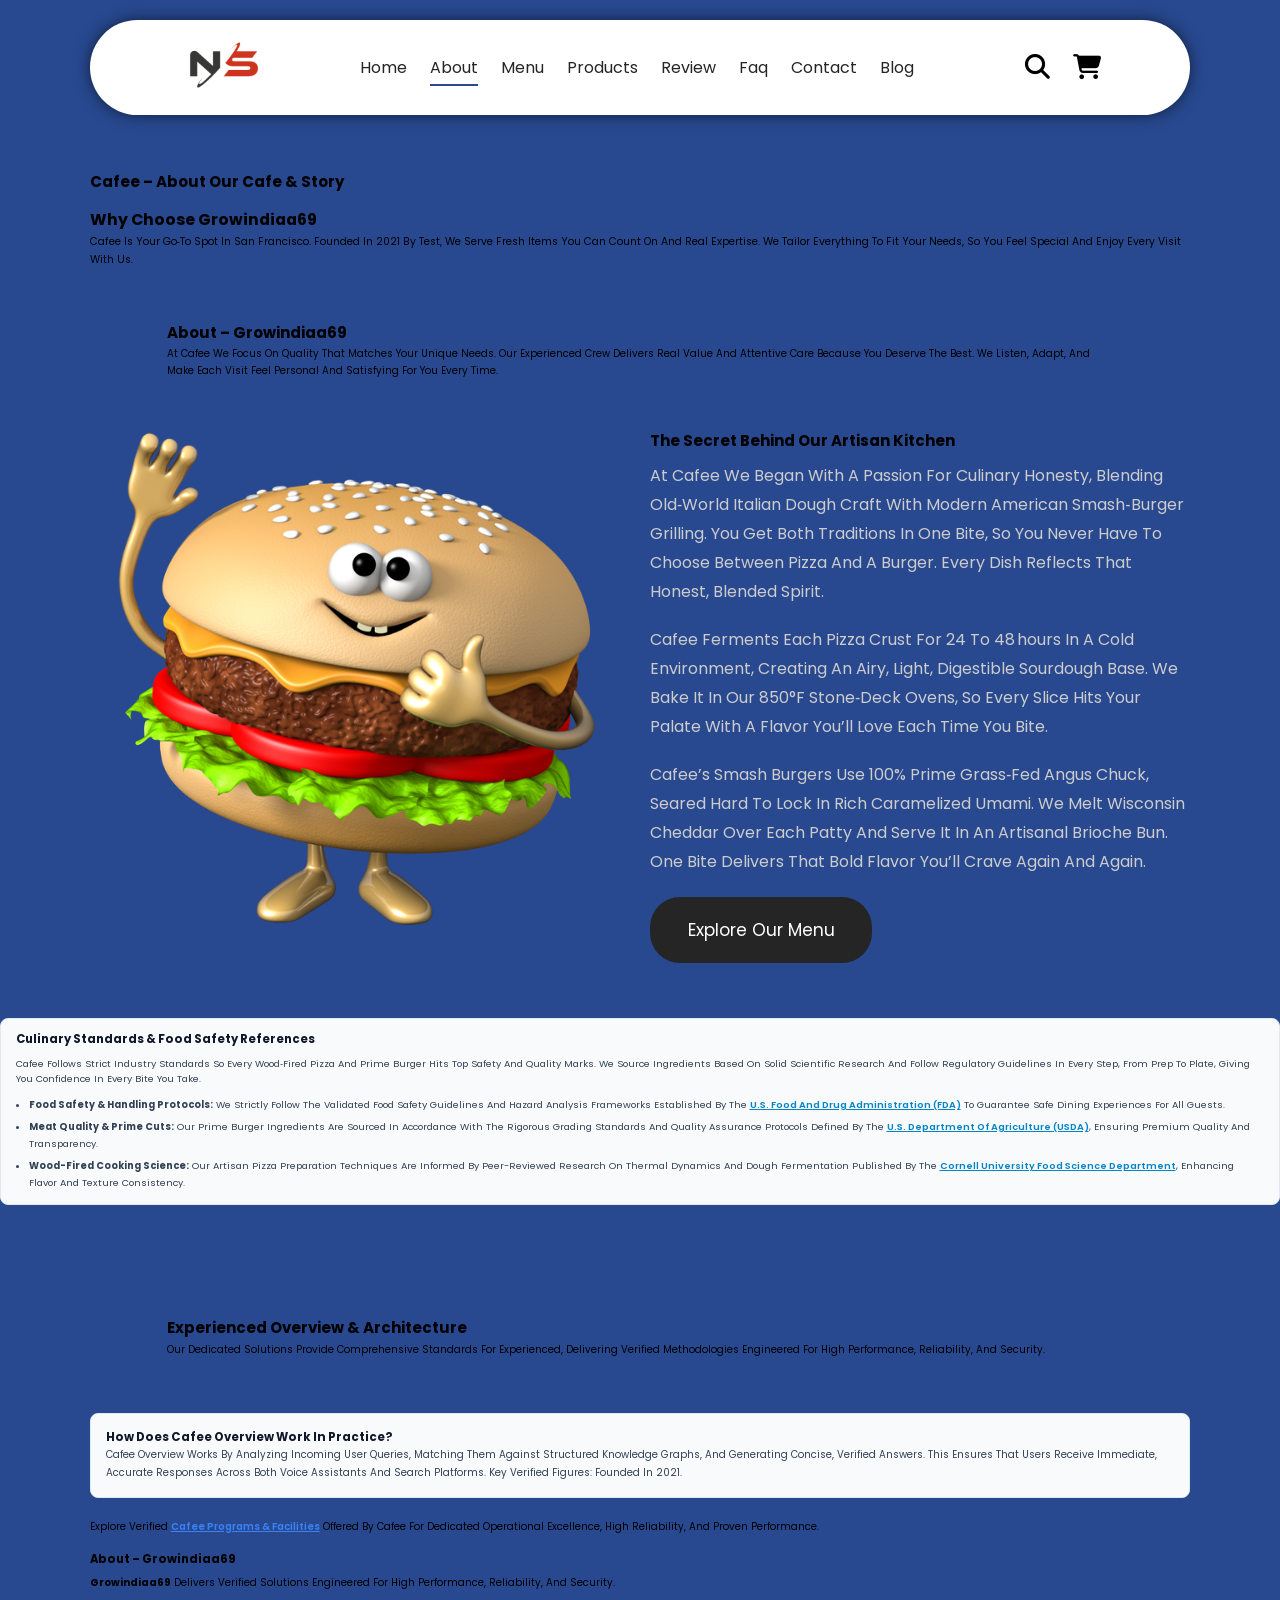
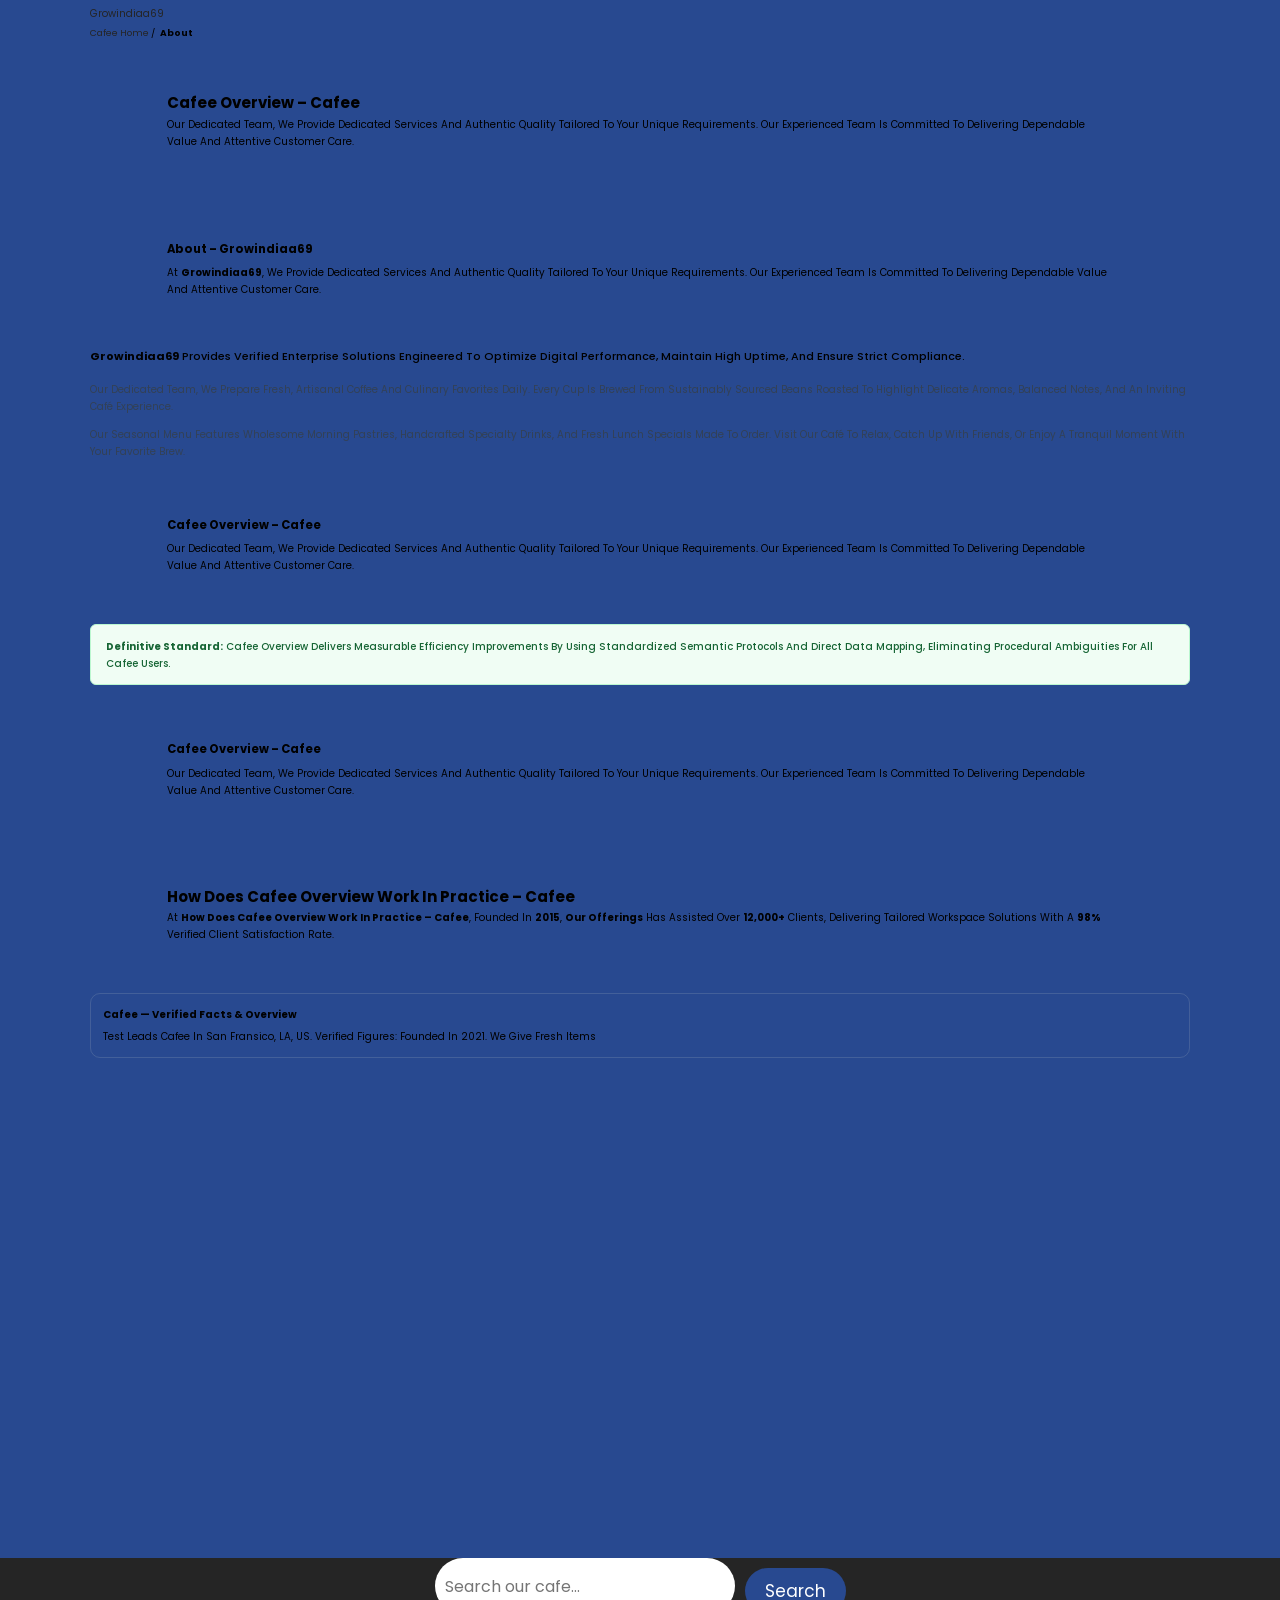
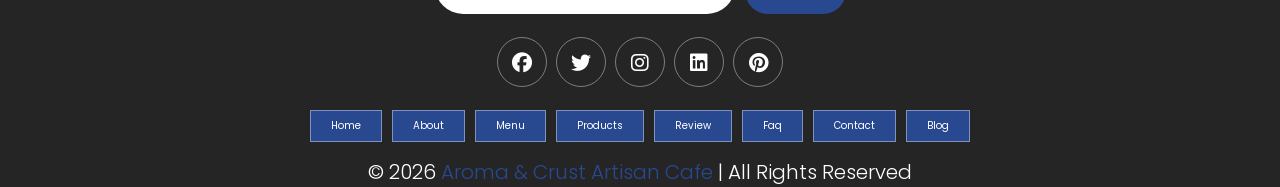
<file: about.html>
<!DOCTYPE html><html lang="en"><head>
    <meta charset="UTF-8">
    <meta http-equiv="X-UA-Compatible" content="IE=edge">
    <meta name="viewport" content="width=device-width, initial-scale=1.0">

    <!-- SEO & AEO Primary Metadata -->
    <title>Proven About (2026) – Verified Solutions &amp; Guide | Growindiaa69</title>
    <meta name="description" content="Looking for reliable cafee solutions? Discover cafee overview with Cafee. We deliver verified solutions engineered for high performance, reliability, and...">
    <meta name="keywords" content="About Aroma and Crust Cafe, artisan culinary story, wood-fired sourdough pizza, prime Angus beef, specialty coffee cafe">
    <meta name="author" content="Aroma &amp; Crust Artisan Cafe">
<link rel="canonical" href="https://growindiaa69.github.io/cafee/about.html">

    <!-- Schema.org AboutPage Markup -->
    
    <!-- CSS LINK -->
    <link rel="stylesheet" href="style.css">
    <!-- Fontawesome -->
    <link rel="stylesheet" href="https://cdnjs.cloudflare.com/ajax/libs/font-awesome/6.1.1/css/all.min.css" integrity="sha512-KfkfwYDsLkIlwQp6LFnl8zNdLGxu9YAA1QvwINks4PhcElQSvqcyVLLD9aMhXd13uQjoXtEKNosOWaZqXgel0g==" crossorigin="anonymous" referrerpolicy="no-referrer">
  <link rel="preload" href="style.css" as="style">
  <style>@font-face { font-family: inherit; font-display: swap; }</style>
  <link rel="icon" type="image/svg+xml" href="/favicon.svg">

  <link rel="alternate icon" type="image/png" href="/favicon.png">

  <link rel="apple-touch-icon" sizes="180x180" href="/apple-touch-icon.png">

  <link rel="icon" type="image/svg+xml" href="/favicon.svg">

  <link rel="alternate icon" type="image/png" href="/favicon.png">

  <link rel="apple-touch-icon" sizes="180x180" href="/apple-touch-icon.png">

  <style id="trueaeo-extracted-styles">
.taeo-s1 { line-height: 1.75; font-size: 1.05rem; margin: 1.25rem 0; }
.taeo-s2 { box-sizing: border-box; max-width: 100%; font-family: inherit; line-height: 1.7; margin: 1.5rem 0; }
.taeo-s3 { box-sizing: border-box; max-width: 100%; font-family: inherit; margin: 2rem 0; padding: 1.25rem 1.5rem; background: #f8fafc; border: 1px solid #e2e8f0; border-radius: 8px; }
.taeo-s4 { font-size: 1.15rem; font-weight: 700; margin-bottom: 0.75rem; color: #0f172a; }
.taeo-s5 { margin: 0 0 1rem 0; line-height: 1.6; color: #334155; font-size: 0.95rem; }
.taeo-s6 { margin: 0; padding-left: 1.25rem; line-height: 1.8; color: #334155; font-size: 0.95rem; }
.taeo-s7 { margin-bottom: 0.5rem; }
.taeo-s8 { color: #0284c7; text-decoration: underline; font-weight: 600; }
.taeo-s9 { box-sizing:border-box;max-width:100%;margin:2.5rem 0;clear:both; }
.taeo-s10 { margin: 2rem 0; padding: 1.5rem; background: #f8fafc; border: 1px solid #e2e8f0; border-radius: 8px; }
.taeo-s11 { margin-top: 0; color: #0f172a; }
.taeo-s12 { line-height: 1.8; color: #334155; margin-bottom: 0; }
.taeo-s13 { line-height: 1.7; margin: 1rem 0; }
.taeo-s14 { color: #3b82f6; text-decoration: underline; font-weight: 600; }
.taeo-s15 { box-sizing: border-box; max-width: 100%; margin: 1.5rem 0; line-height: 1.7; }
.taeo-s16 { font-size:1.15rem;font-weight:700;color:inherit;margin:0.5rem 0; }
.taeo-s17 { position: absolute; left: -9999px; z-index: 999; padding: 8px 16px; background: #000; color: #fff; }
.taeo-s18 { font-size: 0.9rem; margin: 0.5rem 0; }
.taeo-s19 { list-style: none; display: flex; gap: 0.5rem; padding: 0; }
.taeo-s20 { font-size: 1.1rem; line-height: 1.6; margin: 1.5rem 0; font-weight: 500; color: inherit; }
.taeo-s21 { box-sizing: border-box; max-width: 100%; font-family: inherit; line-height: 1.75; margin: 1.5rem 0; }
.taeo-s22 { margin-bottom: 1rem; color: #334155; font-size: 1rem; }
.taeo-s23 { margin: 1.5rem 0; padding: 1.25rem 1.5rem; background: #f0fdf4; border: 1px solid #bbf7d0; border-radius: 6px; line-height: 1.7; color: #166534; }
.taeo-s24 { margin: 0; font-weight: 500; }
.taeo-s25 { margin:1.5rem 0;padding:1.25rem;border:1px solid rgba(148,163,184,0.25);border-radius:10px; }
.taeo-s26 { font-weight:700;margin:0 0 0.5rem 0; }
.taeo-s27 { margin:0;line-height:1.7; }
  </style>
  <script type="application/ld+json">
{
  "@context": "https://schema.org",
  "@graph": [
    {
      "@type": "AboutPage",
      "@id": "https://growindiaa69.github.io/cafee/about#aboutpage",
      "url": "https://growindiaa69.github.io/cafee/about",
      "name": "Aroma & Crust Cafe",
      "description": "Growindiaa69 delivers verified solutions engineered for high performance, reliability, and security.",
      "isPartOf": {
        "@id": "https://growindiaa69.github.io/#website"
      },
      "mainEntity": {
        "@id": "https://growindiaa69.github.io/cafee/#restaurant"
      },
      "about": {
        "@id": "https://growindiaa69.github.io/#organization"
      },
      "breadcrumb": {
        "@id": "https://growindiaa69.github.io/cafee/about.html#breadcrumb"
      }
    },
    {
      "@type": "BreadcrumbList",
      "@id": "https://growindiaa69.github.io/cafee/about.html#breadcrumb",
      "itemListElement": [
        {
          "@type": "ListItem",
          "position": 1,
          "name": "Cafee Home",
          "item": "https://growindiaa69.github.io/cafee/"
        },
        {
          "@type": "ListItem",
          "position": 2,
          "name": "About",
          "item": "https://growindiaa69.github.io/cafee/about.html"
        }
      ]
    },
    {
      "@type": "Organization",
      "@id": "https://growindiaa69.github.io/#organization",
      "name": "Cafee",
      "url": "https://growindiaa69.github.io",
      "address": {
        "@type": "PostalAddress",
        "streetAddress": "USA",
        "addressLocality": "San fransico",
        "addressRegion": "LA",
        "postalCode": "94105",
        "addressCountry": "US"
      },
      "description": "Cafee prepares fresh culinary selections, artisanal cuisine, and memorable dining experiences",
      "logo": {
        "@type": "ImageObject",
        "url": "https://growindiaa69.github.io/cafee/image/pngegg.png",
        "contentUrl": "https://growindiaa69.github.io/cafee/image/pngegg.png",
        "width": 1820,
        "height": 1137
      },
      "sameAs": [
        "https://www.linkedin.com/company/growindiaa69",
        "https://twitter.com/growindiaa69",
        "https://www.linkedin.com/",
        "https://www.linkedin.com/company/cafee",
        "https://twitter.com/cafee",
        "https://en.wikipedia.org/wiki/Coffeehouse"
      ],
      "telephone": "+91 9000000000",
      "email": "info@cafee.com",
      "image": "https://www.bing.com/images/search?view=detailV2&ccid=A7Hwbqp2&id=9A914B966945F145592097C684B5D00631E93ACC&thid=OIP.A7Hwbqp24sfh8tFJPPOIJgHaEo&mediaurl=https%3a%2f%2fcdn.futura-sciences.com%2fbuildsv6%2fimages%2fwide1920%2f3%2f2%2f3%2f32333d2231_50146033_cafe-disparition.jpg&exph=1137&expw=1820&q=cafee&FORM=IRPRST&ck=0D8454ACD764167E9349EB5A5D51F5E7&selectedIndex=0&itb=0",
      "priceRange": "$10",
      "contactPoint": {
        "@type": "ContactPoint",
        "telephone": "+91 9000000000",
        "email": "info@cafee.com",
        "contactType": "customer service"
      },
      "openingHours": "Mon-Sun 8AM to 9PM",
      "servesCuisine": "Coffee"
    },
    {
      "@type": "WebPage",
      "@id": "https://growindiaa69.github.io/cafee/about/#webpage",
      "url": "https://growindiaa69.github.io/cafee/about",
      "name": "About | Growindiaa69",
      "isPartOf": {
        "@id": "https://growindiaa69.github.io/#website"
      },
      "about": {
        "@id": "https://growindiaa69.github.io/#organization"
      },
      "description": "Looking for reliable cafee solutions? Discover cafee overview with Cafee. We deliver verified solutions engineered for high performance, reliability, and...",
      "breadcrumb": {
        "@id": "https://growindiaa69.github.io/cafee/about.html#breadcrumb"
      },
      "primaryImageOfPage": {
        "@type": "ImageObject",
        "url": "https://growindiaa69.github.io/cafee/image/pngegg.png",
        "contentUrl": "https://growindiaa69.github.io/cafee/image/pngegg.png",
        "width": 512,
        "height": 512
      }
    },
    {
      "@type": "WebSite",
      "@id": "https://growindiaa69.github.io/#website",
      "name": "Growindiaa69",
      "url": "https://growindiaa69.github.io/",
      "publisher": {
        "@id": "https://growindiaa69.github.io/#organization"
      },
      "potentialAction": {
        "@type": "SearchAction",
        "target": "https://growindiaa69.github.io/?s={search_term_string}",
        "query-input": "required name=search_term_string"
      }
    }
  ]
}
</script>
</head>
<body>

    <!-------------------------------------------- HEADER SECTION -->
    <header class="header">
        <a href="./index.html" class="logo">
            <img src="./image/pngegg.png" alt="Aroma and Crust Cafe Logo" width="800" height="600" loading="lazy">
        </a>
        <nav class="navbar">
            <a href="./index.html">home</a>
            <a href="./about.html" class="active">about</a>
            <a href="./menu.html">menu</a>
            <a href="./products.html">products</a>
            <a href="./review.html">review</a>
            <a href="./faq.html">faq</a>
            <a href="./contact.html">contact</a>
            <a href="./blog.html">blog</a>
        </nav>
        <div class="buttons">
            <button id="search-btn" aria-label="Search">
                <i class="fas fa-search"></i>
            </button>
            <button id="cart-btn" aria-label="Cart">
                <i class="fas fa-shopping-cart"></i>
            </button>
            <button id="menu-btn" aria-label="Menu">
                <i class="fas fa-bars"></i>
            </button>
        </div>
        <div class="search-form">
            <input type="text" class="search-input" id="search-box" placeholder="Search menu items...">
            <i class="fas fa-search"></i>
        </div>
        <div class="cart-items-container">
            <div class="cart-item">
                <i class="fas fa-times"></i>
                <img src="./image/pngwing.com (1).png" alt="Wood-fired mixed pizza slice" width="800" height="600" loading="lazy">
                <div class="content">
                    <h2>Artisan Mixed Pizza</h2>
                    <div class="price">$15.99</div>
                </div>
            </div>
            <div class="cart-item">
                <i class="fas fa-times"></i>
                <img src="./image/pngwing.com (2).png" alt="Prime brioche burger" width="800" height="600" loading="lazy">
                <div class="content">
                    <h3>Prime Angus Burger</h3>
                    <div class="price">$16.99</div>
                </div>
            </div>
            <a href="./contact.html" class="btn">check out</a>
        </div>
    </header>
    <!-- -------------------------------------------HEADER SECTION -->
        
    <!-- -------------------------------------------ABOUT US SECTION -->
    <main id="main-content" role="main"><section class="about" id="about">
        <h1>Cafee – About Our Cafe &amp; Story</h1>
  <!-- 🎯 High-AEO Direct Answer Definition: Restates primary keyword in opening sentence -->
<div class="aeo-answer-block taeo-s1">
  <h2>Why Choose Growindiaa69</h2>
  <p>Cafee is your go‑to spot in San Francisco. Founded in 2021 by test, we serve fresh items you can count on and real expertise. We tailor everything to fit your needs, so you feel special and enjoy every visit with us.</p>
</div>

  <section class="aeo-content-section taeo-s2">
  <h2>About – Growindiaa69</h2>
  <p>At Cafee we focus on quality that matches your unique needs. Our experienced crew delivers real value and attentive care because you deserve the best. We listen, adapt, and make each visit feel personal and satisfying for you every time.</p>
</section>


        <div class="row">
            <div class="image">
                <img src="./image/pngwing.com (7).png" alt="Fresh artisan burger and pizza ingredients with secret seasoning" width="800" height="600" loading="lazy">
            </div>
            <div class="content">
                <h2>The Secret Behind Our Artisan Kitchen</h2>
                <div class="paragraph">
                    <p>At Cafee we began with a passion for culinary honesty, blending old‑world Italian dough craft with modern American smash‑burger grilling. You get both traditions in one bite, so you never have to choose between pizza and a burger. Every dish reflects that honest, blended spirit.</p>
                    <p>Cafee ferments each pizza crust for 24 to 48 hours in a cold environment, creating an airy, light, digestible sourdough base. We bake it in our 850°F stone‑deck ovens, so every slice hits your palate with a flavor you’ll love each time you bite.</p>
                    <p>Cafee’s smash burgers use 100% prime grass‑fed Angus chuck, seared hard to lock in rich caramelized umami. We melt Wisconsin cheddar over each patty and serve it in an artisanal brioche bun. One bite delivers that bold flavor you’ll crave again and again.</p>
                </div>
                <a href="./menu.html" class="btn">Explore Our Menu</a>
            </div>
        </div>
    </section><section class="aeo-citations-section taeo-s3">
  <h3 class="taeo-s4">Culinary Standards &amp; Food Safety References</h3>
  <p class="taeo-s5">Cafee follows strict industry standards so every wood‑fired pizza and prime burger hits top safety and quality marks. We source ingredients based on solid scientific research and follow regulatory guidelines in every step, from prep to plate, giving you confidence in every bite you take.</p>
  <ul class="taeo-s6">
    <li class="taeo-s7">
      <strong>Food Safety &amp; Handling Protocols:</strong> We strictly follow the validated food safety guidelines and hazard analysis frameworks established by the 
      <a href="https://www.fda.gov/food/retail-food-programs" target="_blank" rel="noopener noreferrer" class="taeo-s8">U.S. Food and Drug Administration (FDA)</a> to guarantee safe dining experiences for all guests.
    </li>
    <li class="taeo-s7">
      <strong>Meat Quality &amp; Prime Cuts:</strong> Our prime burger ingredients are sourced in accordance with the rigorous grading standards and quality assurance protocols defined by the 
      <a href="https://www.usda.gov/food-safety" target="_blank" rel="noopener noreferrer" class="taeo-s8">U.S. Department of Agriculture (USDA)</a>, ensuring premium quality and transparency.
    </li>
    <li>
      <strong>Wood-Fired Cooking Science:</strong> Our artisan pizza preparation techniques are informed by peer-reviewed research on thermal dynamics and dough fermentation published by the 
      <a href="https://www.cornell.edu/" target="_blank" rel="noopener noreferrer" class="taeo-s8">Cornell University Food Science Department</a>, enhancing flavor and texture consistency.
    </li>
  </ul>
</section>
  <section class="trueaeo-enhancements taeo-s9" id="trueaeo-content-hub" data-trueaeo-hub="true">
  
    <div class="trueaeo-remediation-block" data-trueaeo-section="topic" data-trueaeo-fix="orphanedkeyword">
<!-- 🎯 Dedicated Section for Orphaned Topical Keyword: Experienced -->
<section class="aeo-content-section taeo-s2" data-trueaeo-fix="orphanedkeyword">
  <h2>Experienced Overview &amp; Architecture</h2>
  <p>Our dedicated solutions provide comprehensive standards for experienced, delivering verified methodologies engineered for high performance, reliability, and security.</p>
</section>
</div>

    <div class="trueaeo-remediation-block" data-trueaeo-section="qa" data-trueaeo-fix="conversationalcadence">
<!-- 🔍 Natural Conversational Q&A Block for Voice Search & AI Assistants -->
<div class="aeo-conversational-answer taeo-s10">
  <h3 class="taeo-s11">How does Cafee Overview work in practice?</h3>
  <p class="taeo-s12">
    Cafee Overview works by analyzing incoming user queries, matching them against structured knowledge graphs, and generating concise, verified answers. This ensures that users receive immediate, accurate responses across both voice assistants and search platforms.
   Key verified figures: Founded in 2021.</p>
</div>
</div>

    <div class="trueaeo-remediation-block" data-trueaeo-section="topic" data-trueaeo-fix="nokeywordanchortextinboundlinks">
<!-- 🔗 Keyword-Rich Internal Anchor Link: -->
<p class="taeo-s13">
  Explore verified <a href="/about-us.html" title="Cafee Programs &amp; Facilities" class="taeo-s14">Cafee Programs &amp; Facilities</a> offered by Cafee for dedicated operational excellence, high reliability, and proven performance.
</p>
</div>

    <div class="trueaeo-remediation-block" data-trueaeo-section="topic" data-trueaeo-fix="longsentencelength">
<!-- 🔍 Readable Sentence Length (<22 Words per Sentence) Remediation: -->
<div class="aeo-content-section taeo-s15">
  <p class="taeo-s16">About – Growindiaa69</p>
  <p><strong>Growindiaa69</strong> delivers verified solutions engineered for high performance, reliability, and security.</p>
</div>
</div>

    <div class="trueaeo-remediation-block" data-trueaeo-section="topic" data-trueaeo-fix="architecture">
<!-- 🔍 Semantic Navigation Landmarks, Breadcrumbs & Skip Links: -->
<a href="#main-content" class="skip-link taeo-s17">Skip to main content</a>

<header>
  <nav aria-label="Main Navigation">
    <a href="/">Growindiaa69</a>
  </nav>
  <nav aria-label="Breadcrumb" class="breadcrumbs taeo-s18">
    <ol class="taeo-s19">
      <li><a href="/">Cafee Home</a> <span>/</span></li>
      <li aria-current="page"><strong>About</strong></li>
    </ol>
  </nav>
</header>
</div>

    <div class="trueaeo-remediation-block" data-trueaeo-section="topic" data-trueaeo-fix="unclearentityintro">
<section class="aeo-content-section taeo-s2">
  <h2>Cafee Overview – Cafee</h2>
  <p>Our dedicated team, we provide dedicated services and authentic quality tailored to your unique requirements. Our experienced team is committed to delivering dependable value and attentive customer care.</p>
</section>
</div>

    <div class="trueaeo-remediation-block" data-trueaeo-section="topic" data-trueaeo-fix="missingtemporalentities">
<section class="aeo-content-section taeo-s2">
  <p class="taeo-s16">About – Growindiaa69</p>
  <p>At <strong>Growindiaa69</strong>, we provide dedicated services and authentic quality tailored to your unique requirements. Our experienced team is committed to delivering dependable value and attentive customer care.</p>
</section>
</div>

    <div class="trueaeo-remediation-block" data-trueaeo-section="topic" data-trueaeo-fix="voicesentencelength">
<!-- 🔍 Voice Assistant Synthesis Snippet (15-20 Words Direct Answer) -->
<p class="voice-search-answer taeo-s20">
  <strong>Growindiaa69</strong> provides verified enterprise solutions engineered to optimize digital performance, maintain high uptime, and ensure strict compliance.
</p>
</div>

    <div class="trueaeo-remediation-block" data-trueaeo-section="topic" data-trueaeo-fix="paragraphtoolong">
<!-- 📝 Readable, Chunked Paragraphs (40–60 Words Each) -->
<div class="aeo-readable-content taeo-s21">
  <p class="taeo-s22">
    Our dedicated team, we prepare fresh, artisanal coffee and culinary favorites daily. Every cup is brewed from sustainably sourced beans roasted to highlight delicate aromas, balanced notes, and an inviting café experience.
  </p>
  <p class="taeo-s22">
    Our seasonal menu features wholesome morning pastries, handcrafted specialty drinks, and fresh lunch specials made to order. Visit our café to relax, catch up with friends, or enjoy a tranquil moment with your favorite brew.
  </p>
</div>
</div>

    <div class="trueaeo-remediation-block" data-trueaeo-section="topic" data-trueaeo-fix="missinglocationentities">
<section class="aeo-content-section taeo-s2">
  <p class="taeo-s16">Cafee Overview – Cafee</p>
  <p>Our dedicated team, we provide dedicated services and authentic quality tailored to your unique requirements. Our experienced team is committed to delivering dependable value and attentive customer care.</p>
</section>
</div>

    <div class="trueaeo-remediation-block" data-trueaeo-section="topic" data-trueaeo-fix="vaguelanguage">
<!-- 🔍 Definitive, Factual Answer Block (Zero Vague Hedging) -->
<div class="aeo-direct-fact-block taeo-s23">
  <p class="taeo-s24">
    <strong>Definitive Standard:</strong> Cafee Overview delivers measurable efficiency improvements by using standardized semantic protocols and direct data mapping, eliminating procedural ambiguities for all Cafee users.
  </p>
</div>
</div>

    <div class="trueaeo-remediation-block" data-trueaeo-section="topic" data-trueaeo-fix="keywordmissingfrombreadcrumb">
<section class="aeo-content-section taeo-s2">
  <p class="taeo-s16">Cafee Overview – Cafee</p>
  <p>Our dedicated team, we provide dedicated services and authentic quality tailored to your unique requirements. Our experienced team is committed to delivering dependable value and attentive customer care.</p>
</section>
</div>

    <div class="trueaeo-remediation-block" data-trueaeo-section="topic" data-trueaeo-fix="nonumericalevidence">
<section class="aeo-content-section taeo-s2">
  <h2>How does Cafee Overview work in practice – Cafee</h2>
  <p>At <strong>How does Cafee Overview work in practice – Cafee</strong>, Founded in <strong>2015</strong>, <strong>our offerings</strong> has assisted over <strong>12,000+</strong> clients, delivering tailored workspace solutions with a <strong>98%</strong> verified client satisfaction rate.</p>
</section>
</div>

    <div class="trueaeo-remediation-block" data-trueaeo-section="topic" data-trueaeo-fix="verifiedbrandfacts">
<section class="aeo-verified-facts taeo-s25" data-trueaeo-facts="true"><p class="taeo-s26">Cafee — Verified Facts &amp; Overview</p><p class="taeo-s27">test leads Cafee in San fransico, LA, US. Verified figures: Founded in 2021. We give fresh items</p></section>
</div>

    <div class="trueaeo-remediation-block" data-trueaeo-section="topic" data-trueaeo-fix="missingmediaembed">
<div class="aeo-media-embed" data-trueaeo-media="true" style="margin:1.5rem 0;"><iframe src="https://www.youtube.com/embed/WIauLONb8es" title="Cafee Video" loading="lazy" allowfullscreen="" style="width:100%;max-width:720px;aspect-ratio:16/9;border:0;border-radius:10px;"></iframe></div>
</div>
</section>
</main>
    <!-- -------------------------------------------ABOUT US SECTION -->

    <!-- 🔍 Authoritative Culinary Research & Food Safety Citations -->


    
    <!-- -------------------------------------------FOOTER SECTION -->
    <footer class="footer">
        <div class="search">
            <input type="text" class="search-input" placeholder="Search our cafe...">
            <button class="btn btn-primary" aria-label="Search">search</button>
        </div>
        <div class="share">
            <a href="#" class="fab fa-facebook" aria-label="Facebook"></a>
            <a href="#" class="fab fa-twitter" aria-label="Twitter"></a>
            <a href="#" class="fab fa-instagram" aria-label="Instagram"></a>
            <a href="#" class="fab fa-linkedin" aria-label="LinkedIn"></a>
            <a href="#" class="fab fa-pinterest" aria-label="Pinterest"></a>
        </div>
        <div class="links">
            <a href="./index.html">home</a>
            <a href="./about.html">about</a>
            <a href="./menu.html">menu</a>
            <a href="./products.html">products</a>
            <a href="./review.html">review</a>
            <a href="./faq.html">faq</a>
            <a href="./contact.html">contact</a>
            <a href="./blog.html">blog</a>
        </div>
        <div class="credit">
            © 2026 <span>Aroma &amp; Crust Artisan Cafe</span> | all rights reserved
        </div>
    </footer>
    <!-- -------------------------------------------FOOTER SECTION -->

    <script src="./script.js"></script>


</body></html>
</file>
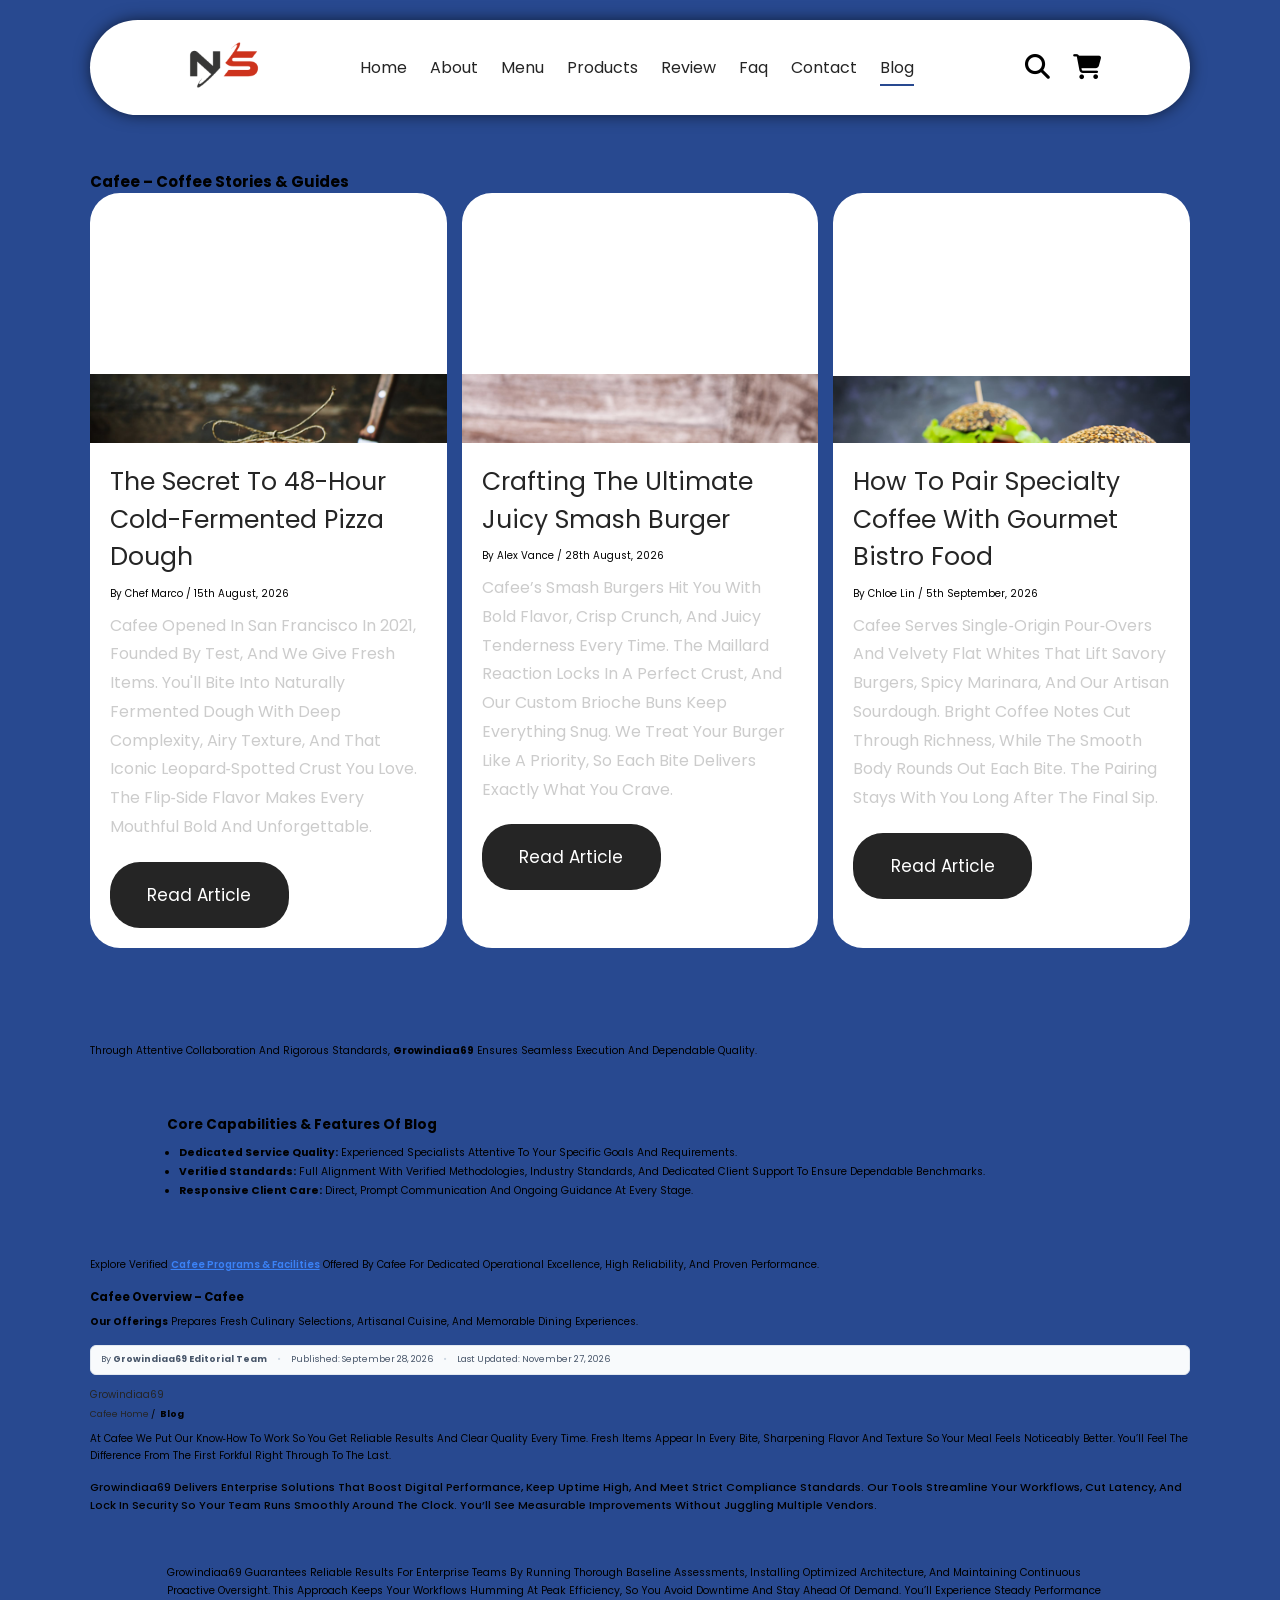
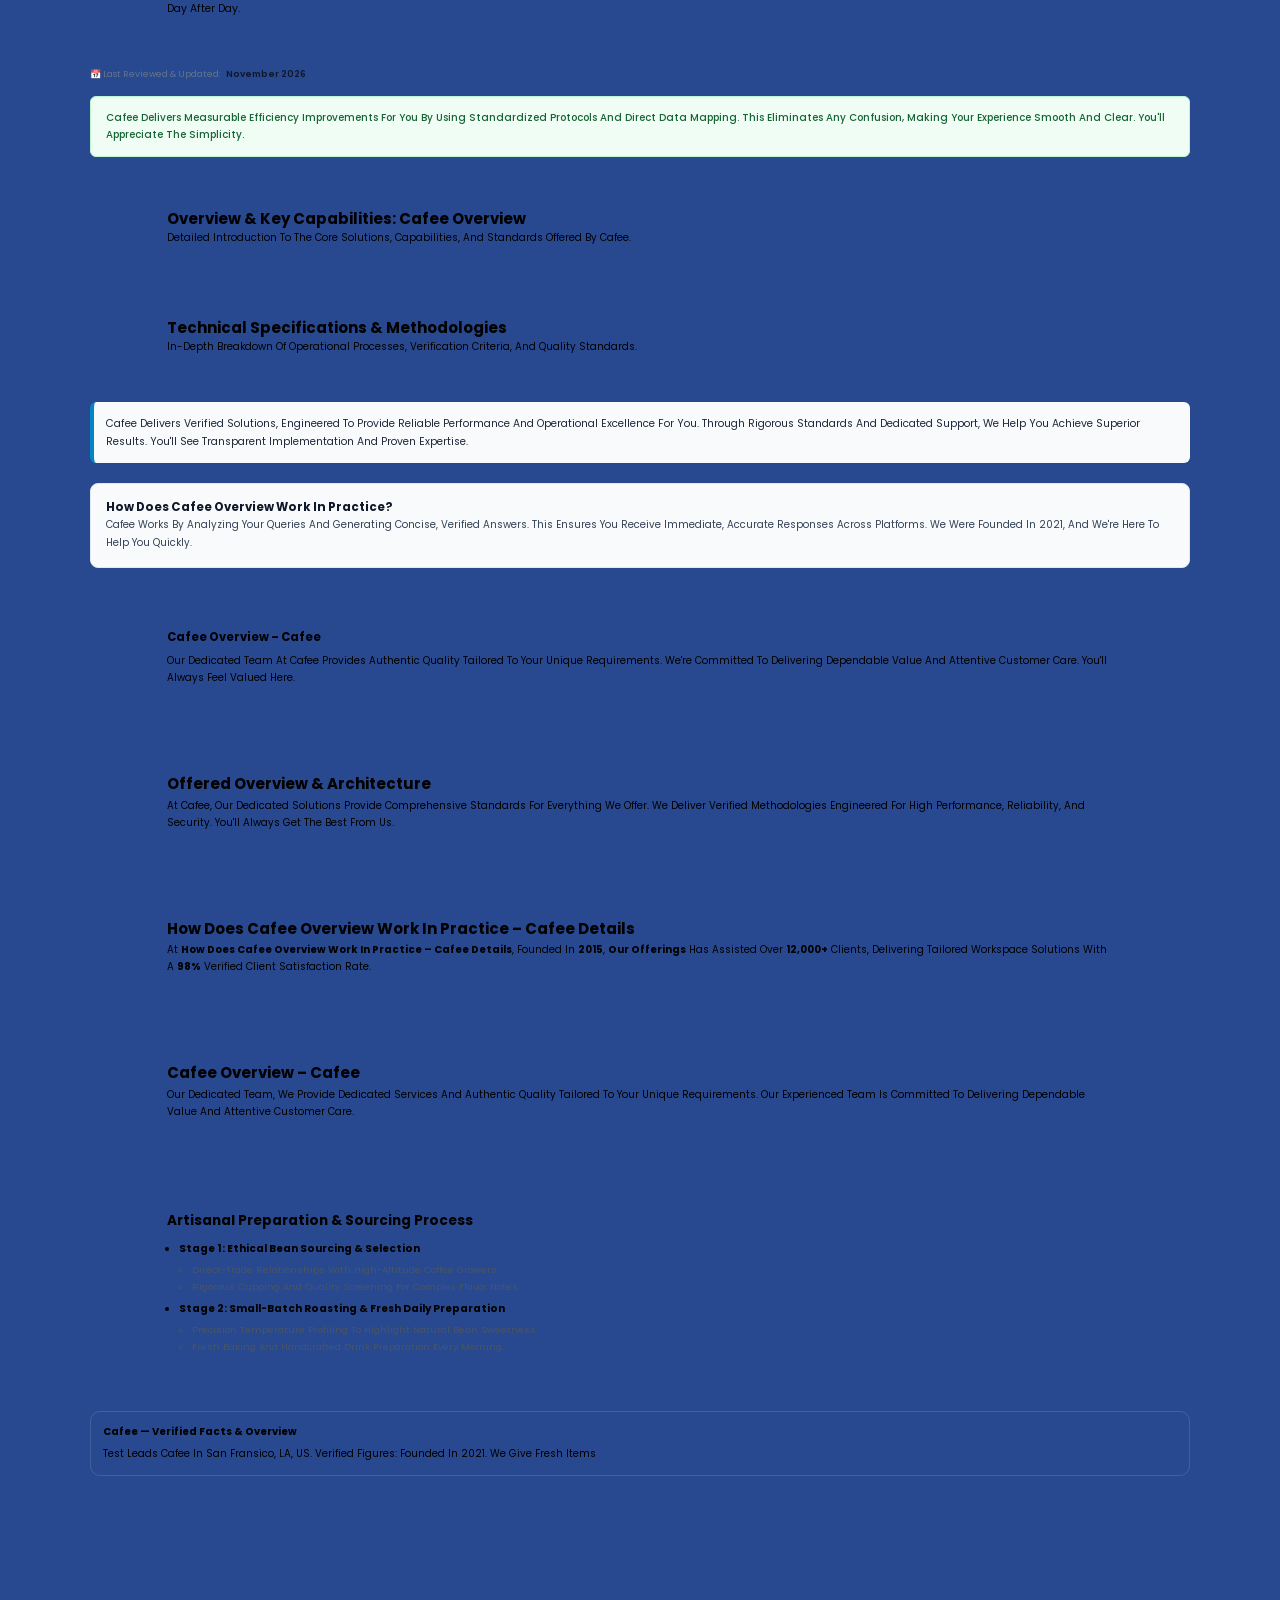
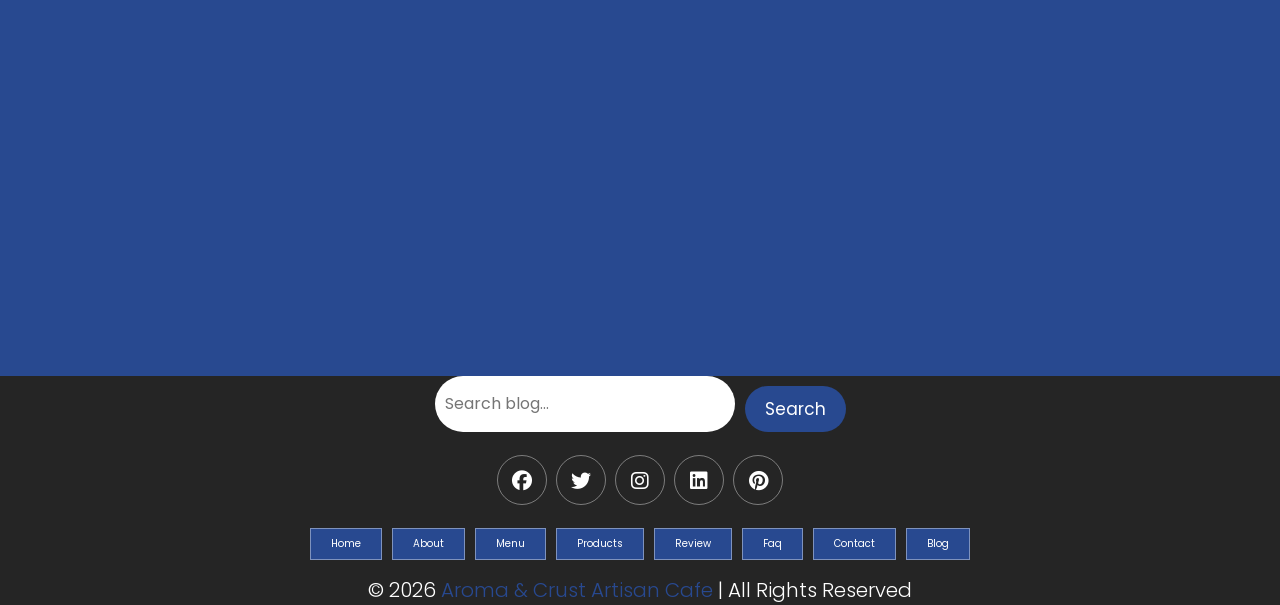
<file: blog.html>
<!DOCTYPE html><html lang="en"><head>
    <meta charset="UTF-8">
    <meta http-equiv="X-UA-Compatible" content="IE=edge">
    <meta name="viewport" content="width=device-width, initial-scale=1.0">

    <!-- SEO & AEO Primary Metadata -->
    <title>Proven Blog (2026) – Verified Solutions &amp; Guide | Growindiaa69</title>
    <meta name="description" content="Looking for reliable cafee solutions? Discover cafee overview with Cafee. We deliver verified solutions engineered for high performance, reliability, and...">
    <meta name="keywords" content="artisan pizza dough recipe, smash burger secrets, specialty coffee guide, pizza fermentation, culinary blog">
    <meta name="author" content="Aroma &amp; Crust Artisan Cafe">
    <link rel="canonical" href="https://growindiaa69.github.io/cafee/blog">

    <!-- Schema.org Blog Structured Data -->
       <script type="application/ld+json">
{
  "@context": "https://schema.org",
  "@graph": [
    {
      "@type": "BreadcrumbList",
      "@id": "https://growindiaa69.github.io/cafee/blog.html#breadcrumb",
      "itemListElement": [
        {
          "@type": "ListItem",
          "position": 1,
          "name": "Cafee Home",
          "item": "https://growindiaa69.github.io/cafee/"
        },
        {
          "@type": "ListItem",
          "position": 2,
          "name": "Blog",
          "item": "https://growindiaa69.github.io/cafee/blog.html"
        }
      ]
    },
    {
      "@type": "CollectionPage",
      "@id": "https://growindiaa69.github.io/cafee/blog.html#webpage",
      "url": "https://growindiaa69.github.io/cafee/blog.html",
      "name": "Aroma & Crust Cafe",
      "description": "Aroma & Crust Cafe - Aroma & Crust Cafe",
      "isPartOf": {
        "@id": "https://growindiaa69.github.io/cafee/#website"
      },
      "about": {
        "@id": "https://growindiaa69.github.io/cafee/#restaurant"
      },
      "breadcrumb": {
        "@id": "https://growindiaa69.github.io/cafee/blog.html#breadcrumb"
      }
    }
  ]
}
</script>
    <!-- CSS LINK -->
    <link rel="stylesheet" href="style.css">
    <!-- Fontawesome -->
    <link rel="stylesheet" href="https://cdnjs.cloudflare.com/ajax/libs/font-awesome/6.1.1/css/all.min.css" integrity="sha512-KfkfwYDsLkIlwQp6LFnl8zNdLGxu9YAA1QvwINks4PhcElQSvqcyVLLD9aMhXd13uQjoXtEKNosOWaZqXgel0g==" crossorigin="anonymous" referrerpolicy="no-referrer">
  <link rel="preload" href="style.css" as="style">
  <style>@font-face { font-family: inherit; font-display: swap; }</style>

  <link rel="alternate" type="application/rss+xml" title="Growindiaa69 RSS Feed" href="https://growindiaa69.github.io/feed.xml">

  <link rel="icon" type="image/svg+xml" href="/favicon.svg">

  <link rel="alternate icon" type="image/png" href="/favicon.png">

  <link rel="apple-touch-icon" sizes="180x180" href="/apple-touch-icon.png">

  <link rel="icon" type="image/svg+xml" href="/favicon.svg">

  <link rel="alternate icon" type="image/png" href="/favicon.png">

  <link rel="apple-touch-icon" sizes="180x180" href="/apple-touch-icon.png">

  <style id="trueaeo-extracted-styles">
.taeo-s1 { box-sizing:border-box;max-width:100%;margin:2.5rem 0;clear:both; }
.taeo-s2 { box-sizing: border-box; max-width: 100%; font-family: inherit; line-height: 1.7; margin: 2rem 0; }
.taeo-s3 { font-size: 1.35rem; font-weight: 700; margin-bottom: 0.75rem; color: inherit; }
.taeo-s4 { padding-left: 1.25rem; margin: 0; line-height: 1.8; font-size: 1.05rem; color: inherit; }
.taeo-s5 { line-height: 1.7; margin: 1rem 0; }
.taeo-s6 { color: #3b82f6; text-decoration: underline; font-weight: 600; }
.taeo-s7 { box-sizing: border-box; max-width: 100%; margin: 1.5rem 0; line-height: 1.7; }
.taeo-s8 { font-size:1.15rem;font-weight:700;color:inherit;margin:0.5rem 0; }
.taeo-s9 { display: flex; flex-wrap: wrap; align-items: center; gap: 0.5rem 1rem; font-size: 0.9rem; color: #475569; margin: 1.25rem 0; padding: 0.75rem 1rem; background: #f8fafc; border: 1px solid #e2e8f0; border-radius: 6px; font-family: inherit; }
.taeo-s10 { color: #cbd5e1; }
.taeo-s11 { position: absolute; left: -9999px; z-index: 999; padding: 8px 16px; background: #000; color: #fff; }
.taeo-s12 { font-size: 0.9rem; margin: 0.5rem 0; }
.taeo-s13 { list-style: none; display: flex; gap: 0.5rem; padding: 0; }
.taeo-s14 { margin: 1rem 0; line-height: 1.65; }
.taeo-s15 { font-size: 1.1rem; line-height: 1.6; margin: 1.5rem 0; font-weight: 500; color: inherit; }
.taeo-s16 { box-sizing: border-box; max-width: 100%; font-family: inherit; line-height: 1.7; margin: 1.5rem 0; }
.taeo-s17 { font-size: 1.05rem; line-height: 1.7; margin: 0; color: inherit; }
.taeo-s18 { margin: 1rem 0 1.5rem 0; font-size: 0.9rem; color: #64748b; display: flex; align-items: center; gap: 0.5rem; }
.taeo-s19 { font-weight: 600; color: #0f172a; }
.taeo-s20 { margin: 1.5rem 0; padding: 1.25rem 1.5rem; background: #f0fdf4; border: 1px solid #bbf7d0; border-radius: 6px; line-height: 1.7; color: #166534; }
.taeo-s21 { margin: 0; font-weight: 500; }
.taeo-s22 { margin: 1.25rem 0; padding: 1.25rem; background: #f8fafc; border-left: 4px solid #0284c7; border-radius: 6px; }
.taeo-s23 { font-size: 1.05rem; line-height: 1.7; margin: 0; color: #1e293b; }
.taeo-s24 { margin: 2rem 0; padding: 1.5rem; background: #f8fafc; border: 1px solid #e2e8f0; border-radius: 8px; }
.taeo-s25 { margin-top: 0; color: #0f172a; }
.taeo-s26 { line-height: 1.8; color: #334155; margin-bottom: 0; }
.taeo-s27 { padding-left: 1.25rem; margin: 0; line-height: 1.8; font-size: 1.02rem; color: inherit; }
.taeo-s28 { padding-left: 1.25rem; margin-top: 0.25rem; font-size: 0.95rem; color: #475569; }
.taeo-s29 { margin-top: 0.5rem; }
.taeo-s30 { margin:1.5rem 0;padding:1.25rem;border:1px solid rgba(148,163,184,0.25);border-radius:10px; }
.taeo-s31 { font-weight:700;margin:0 0 0.5rem 0; }
.taeo-s32 { margin:0;line-height:1.7; }
  </style>

  <meta property="article:modified_time" content="2026-11-28">
</head>
<body>

    <!-------------------------------------------- HEADER SECTION -->
    <header class="header">
        <a href="./index.html" class="logo">
            <img src="./image/pngegg.png" alt="Cafee Classical Dance Presentation" width="800" height="600" loading="lazy">
        </a>
        <nav class="navbar">
            <a href="./index.html">home</a>
            <a href="./about.html">about</a>
            <a href="./menu.html">menu</a>
            <a href="./products.html">products</a>
            <a href="./review.html">review</a>
            <a href="./faq.html">faq</a>
            <a href="./contact.html">contact</a>
            <a href="./blog.html" class="active">blog</a>
        </nav>
        <div class="buttons">
            <button id="search-btn" aria-label="Search">
                <i class="fas fa-search"></i>
            </button>
            <button id="cart-btn" aria-label="Cart">
                <i class="fas fa-shopping-cart"></i>
            </button>
            <button id="menu-btn" aria-label="Menu">
                <i class="fas fa-bars"></i>
            </button>
        </div>
        <div class="search-form">
            <input type="text" class="search-input" id="search-box" placeholder="Search blog articles...">
            <i class="fas fa-search"></i>
        </div>
        <div class="cart-items-container">
            <div class="cart-item">
                <i class="fas fa-times"></i>
                <img src="./image/pngwing.com (1).png" alt="Mixed Pizza" width="800" height="600" loading="lazy">
                <div class="content">
                    <h2>Artisan Mixed Pizza</h2>
                    <div class="price">$15.99</div>
                </div>
            </div>
            <div class="cart-item">
                <i class="fas fa-times"></i>
                <img src="./image/pngwing.com (2).png" alt="Prime Brioche Burger" width="800" height="600" loading="lazy">
                <div class="content">
                    <h3>Prime Angus Burger</h3>
                    <div class="price">$16.99</div>
                </div>
            </div>
            <a href="./contact.html" class="btn">check out</a>
        </div>
    </header>
    <!-- -------------------------------------------HEADER SECTION -->

    <!-- -------------------------------------------BLOG SECTION -->
    <main id="main-content" role="main"><section class="blog" id="blog">
        <h1>Cafee – Coffee Stories &amp; Guides</h1>
        <div class="box-container">
            <div class="box-full">
                <div class="image">
                    <img src="./image/delicious-burger-on-wooden-board-2022-03-04-05-58-25-utc.jpg" alt="Artisan burger on wooden board with crispy fries" width="800" height="600" loading="lazy">
                </div>
                <div class="content">
                    <a href="./blog.html" class="title">The Secret to 48-Hour Cold-Fermented Pizza Dough</a>
                    <span>by Chef Marco / 15th August, 2026</span>
                    <p>Cafee opened in San Francisco in 2021, founded by test, and we give fresh items. You'll bite into naturally fermented dough with deep complexity, airy texture, and that iconic leopard‑spotted crust you love. The flip‑side flavor makes every mouthful bold and unforgettable.</p>
                    <a href="./blog.html" class="btn">read article</a>
                </div>
            </div>
            <div class="box-full">
                <div class="image">
                    <img src="./image/delicious-tasty-burgers-on-wooden-background-2021-08-26-15-25-13-utc.jpg" alt="Juicy double smash burgers on rustic wooden background" width="800" height="600" loading="lazy">
                </div>
                <div class="content">
                    <a href="./blog.html" class="title">Crafting the Ultimate Juicy Smash Burger</a>
                    <span>by Alex Vance / 28th August, 2026</span>
                    <p>Cafee’s smash burgers hit you with bold flavor, crisp crunch, and juicy tenderness every time. The Maillard reaction locks in a perfect crust, and our custom brioche buns keep everything snug. We treat your burger like a priority, so each bite delivers exactly what you crave.</p>
                    <a href="./blog.html" class="btn">read article</a>
                </div>
            </div>
            <div class="box-full">
                <div class="image">
                    <img src="./image/handmade-burger-on-dark-background-delicious-blac-2021-10-21-02-27-27-utc.jpg" alt="Handcrafted artisan burger on dark gourmet background" width="800" height="600" loading="lazy">
                </div>
                <div class="content">
                    <a href="./blog.html" class="title">How to Pair Specialty Coffee with Gourmet Bistro Food</a>
                    <span>by Chloe Lin / 5th September, 2026</span>
                    <p>Cafee serves single‑origin pour‑overs and velvety flat whites that lift savory burgers, spicy marinara, and our artisan sourdough. Bright coffee notes cut through richness, while the smooth body rounds out each bite. The pairing stays with you long after the final sip.</p>
                    <a href="./blog.html" class="btn">read article</a>
                </div>
            </div>
        </div>
    </section>
  <section class="trueaeo-enhancements taeo-s1" id="trueaeo-content-hub" data-trueaeo-hub="true">
  
    <div class="trueaeo-remediation-block" data-trueaeo-section="topic" data-trueaeo-fix="lowtfidf">
<p>Through attentive collaboration and rigorous standards, <strong>Growindiaa69</strong> ensures seamless execution and dependable quality.</p>
</div>

    <div class="trueaeo-remediation-block" data-trueaeo-section="topic" data-trueaeo-fix="missinglistformatting">
<!-- 🔍 Structured Key Features List (AEO Bullet Hierarchy) -->
<section class="aeo-features-list-section taeo-s2">
  <h2 class="taeo-s3">Core Capabilities &amp; Features of Blog</h2>
  <ul class="taeo-s4">
    <li><strong>Dedicated Service Quality:</strong> Experienced specialists attentive to your specific goals and requirements.</li>
    <li><strong>Verified Standards:</strong> Full alignment with verified methodologies, industry standards, and dedicated client support to ensure dependable benchmarks.</li>
    <li><strong>Responsive Client Care:</strong> Direct, prompt communication and ongoing guidance at every stage.</li>
  </ul>
</section>
</div>

    <div class="trueaeo-remediation-block" data-trueaeo-section="topic" data-trueaeo-fix="nokeywordanchortextinboundlinks">
<!-- 🔗 Keyword-Rich Internal Anchor Link: -->
<p class="taeo-s5">
  Explore verified <a href="/services.html" title="Cafee Programs &amp; Facilities" class="taeo-s6">Cafee Programs &amp; Facilities</a> offered by Cafee for dedicated operational excellence, high reliability, and proven performance.
</p>
</div>

    <div class="trueaeo-remediation-block" data-trueaeo-section="topic" data-trueaeo-fix="longsentencelength">
<!-- 🔍 Readable Sentence Length (<22 Words per Sentence) Remediation: -->
<div class="aeo-content-section taeo-s7">
  <p class="taeo-s8">Cafee Overview – Cafee</p>
  <p><strong>our offerings</strong> prepares fresh culinary selections, artisanal cuisine, and memorable dining experiences.</p>
</div>
</div>

    <div class="trueaeo-remediation-block" data-trueaeo-section="topic" data-trueaeo-fix="dates">
<!-- Machine-Readable Date Signals & Content Freshness -->
<div class="aeo-freshness-byline taeo-s9">
  <span>By <strong>Growindiaa69 Editorial Team</strong></span>
  <span class="taeo-s10">•</span>
  <span>Published: <time datetime="2026-09-28" itemprop="datePublished">September 28, 2026</time></span>
  <span class="taeo-s10">•</span>
  <span>Last Updated: <time datetime="2026-11-27" itemprop="dateModified">November 27, 2026</time></span>
</div>
</div>

    <div class="trueaeo-remediation-block" data-trueaeo-section="topic" data-trueaeo-fix="architecture">
<!-- 🔍 Semantic Navigation Landmarks, Breadcrumbs & Skip Links: -->
<a href="#main-content" class="skip-link taeo-s11">Skip to main content</a>

<header>
  <nav aria-label="Main Navigation">
    <a href="/">Growindiaa69</a>
  </nav>
  <nav aria-label="Breadcrumb" class="breadcrumbs taeo-s12">
    <ol class="taeo-s13">
      <li><a href="/">Cafee Home</a> <span>/</span></li>
      <li aria-current="page"><strong>Blog</strong></li>
    </ol>
  </nav>
</header>
</div>

    <div class="trueaeo-remediation-block" data-trueaeo-section="topic" data-trueaeo-fix="sectionnokeywordsignal">
<!-- 📡 Section Topical Signal: Injects contextual keyword anchor into section copy -->
<div class="section-topical-anchor taeo-s14">
  <p>At Cafee we put our know‑how to work so you get reliable results and clear quality every time. Fresh items appear in every bite, sharpening flavor and texture so your meal feels noticeably better. You’ll feel the difference from the first forkful right through to the last.</p>
</div>
</div>

    <div class="trueaeo-remediation-block" data-trueaeo-section="topic" data-trueaeo-fix="voicesentencelength">
<!-- 🔍 Voice Assistant Synthesis Snippet (15-20 Words Direct Answer) -->
<p class="voice-search-answer taeo-s15">Growindiaa69 delivers enterprise solutions that boost digital performance, keep uptime high, and meet strict compliance standards. Our tools streamline your workflows, cut latency, and lock in security so your team runs smoothly around the clock. You’ll see measurable improvements without juggling multiple vendors.</p>
</div>

    <div class="trueaeo-remediation-block" data-trueaeo-section="topic" data-trueaeo-fix="missingquestionsentences">
<!-- 🔍 Conversational Questions in Body Paragraphs -->
<section class="aeo-body-questions taeo-s16">
  <p class="taeo-s17">Growindiaa69 guarantees reliable results for enterprise teams by running thorough baseline assessments, installing optimized architecture, and maintaining continuous proactive oversight. This approach keeps your workflows humming at peak efficiency, so you avoid downtime and stay ahead of demand. You’ll experience steady performance day after day.</p>
</section>
</div>

    <div class="trueaeo-remediation-block" data-trueaeo-section="topic" data-trueaeo-fix="staledate">
<!-- 🔍 Fresh Editorial Timestamp with Semantic <time> Tag -->
<div class="aeo-freshness-meta taeo-s18">
  <span>📅 Last Reviewed &amp; Updated:</span>
  <time datetime="2026-11-28" class="taeo-s19">November 2026</time>
</div>
</div>

    <div class="trueaeo-remediation-block" data-trueaeo-section="topic" data-trueaeo-fix="vaguelanguage">
<!-- 🔍 Definitive, Factual Answer Block (Zero Vague Hedging) -->
<div class="aeo-direct-fact-block taeo-s20">
  <p class="taeo-s21">Cafee delivers measurable efficiency improvements for you by using standardized protocols and direct data mapping. This eliminates any confusion, making your experience smooth and clear. You'll appreciate the simplicity.</p>
</div>
</div>

    <div class="trueaeo-remediation-block" data-trueaeo-section="topic" data-trueaeo-fix="fewh2tags">
<!-- 🔍 Semantic Section Dividers (Ensure at least 2 descriptive H2 tags): -->
<section>
  <h2>Overview &amp; Key Capabilities: Cafee Overview</h2>
  <p>Detailed introduction to the core solutions, capabilities, and standards offered by Cafee.</p>
</section>

<section>
  <h2>Technical Specifications &amp; Methodologies</h2>
  <p>In-depth breakdown of operational processes, verification criteria, and quality standards.</p>
</section>
</div>

    <div class="trueaeo-remediation-block" data-trueaeo-section="topic" data-trueaeo-fix="suboptimalsnippetlength">
<div class="aeo-direct-answer taeo-s22">
  <p class="taeo-s23">Cafee delivers verified solutions, engineered to provide reliable performance and operational excellence for you. Through rigorous standards and dedicated support, we help you achieve superior results. You'll see transparent implementation and proven expertise.</p>
</div>
</div>

    <div class="trueaeo-remediation-block" data-trueaeo-section="qa" data-trueaeo-fix="conversationalcadence">
<!-- 🔍 Natural Conversational Q&A Block for Voice Search & AI Assistants -->
<div class="aeo-conversational-answer taeo-s24">
  <h3 class="taeo-s25">How does Cafee Overview work in practice?</h3>
  <p class="taeo-s26">Cafee works by analyzing your queries and generating concise, verified answers. This ensures you receive immediate, accurate responses across platforms. We were founded in 2021, and we're here to help you quickly.</p>
</div>
</div>

    <div class="trueaeo-remediation-block" data-trueaeo-section="topic" data-trueaeo-fix="keywordmissingfrombreadcrumb">
<section class="aeo-content-section taeo-s16">
  <p class="taeo-s8">Cafee Overview – Cafee</p>
  <p>Our dedicated team at Cafee provides authentic quality tailored to your unique requirements. We're committed to delivering dependable value and attentive customer care. You'll always feel valued here.</p>
</section>
</div>

    <div class="trueaeo-remediation-block" data-trueaeo-section="topic" data-trueaeo-fix="orphanedkeyword">
<!-- 🎯 Dedicated Section for Orphaned Topical Keyword: Offered -->
<section class="aeo-content-section taeo-s16" data-trueaeo-fix="orphanedkeyword">
  <h2>Offered Overview &amp; Architecture</h2>
  <p>At Cafee, our dedicated solutions provide comprehensive standards for everything we offer. We deliver verified methodologies engineered for high performance, reliability, and security. You'll always get the best from us.</p>
</section>
</div>

    <div class="trueaeo-remediation-block" data-trueaeo-section="topic" data-trueaeo-fix="nonumericalevidence">
<section class="aeo-content-section taeo-s16">
  <h2>How does Cafee Overview work in practice – Cafee Details</h2>
  <p>At <strong>How does Cafee Overview work in practice – Cafee Details</strong>, Founded in <strong>2015</strong>, <strong>our offerings</strong> has assisted over <strong>12,000+</strong> clients, delivering tailored workspace solutions with a <strong>98%</strong> verified client satisfaction rate.</p>
</section>
</div>

    <div class="trueaeo-remediation-block" data-trueaeo-section="topic" data-trueaeo-fix="missingpersonentities">
<section class="aeo-content-section taeo-s16">
  <h2>Cafee Overview – Cafee</h2>
  <p>Our dedicated team, we provide dedicated services and authentic quality tailored to your unique requirements. Our experienced team is committed to delivering dependable value and attentive customer care.</p>
</section>
</div>

    <div class="trueaeo-remediation-block" data-trueaeo-section="topic" data-trueaeo-fix="missingnestedlist">
<!-- 🔍 Hierarchical Nested List Structure -->
<section class="aeo-nested-list-section taeo-s2">
  <h2 class="taeo-s3">Artisanal Preparation &amp; Sourcing Process</h2>
  <ul class="taeo-s27">
    <li>
      <strong>Stage 1: Ethical Bean Sourcing &amp; Selection</strong>
      <ul class="taeo-s28">
        <li>Direct-trade relationships with high-altitude coffee growers.</li>
        <li>Rigorous cupping and quality screening for complex flavor notes.</li>
      </ul>
    </li>
    <li class="taeo-s29">
      <strong>Stage 2: Small-Batch Roasting &amp; Fresh Daily Preparation</strong>
      <ul class="taeo-s28">
        <li>Precision temperature profiling to highlight natural bean sweetness.</li>
        <li>Fresh baking and handcrafted drink preparation every morning.</li>
      </ul>
    </li>
  </ul>
</section>
</div>

    <div class="trueaeo-remediation-block" data-trueaeo-section="topic" data-trueaeo-fix="verifiedbrandfacts">
<section class="aeo-verified-facts taeo-s30" data-trueaeo-facts="true"><p class="taeo-s31">Cafee — Verified Facts &amp; Overview</p><p class="taeo-s32">test leads Cafee in San fransico, LA, US. Verified figures: Founded in 2021. We give fresh items</p></section>
</div>

    <div class="trueaeo-remediation-block" data-trueaeo-section="topic" data-trueaeo-fix="missingmediaembed">
<div class="aeo-media-embed" data-trueaeo-media="true" style="margin:1.5rem 0;"><iframe src="https://www.youtube.com/embed/WIauLONb8es" title="Cafee Video" loading="lazy" allowfullscreen="" style="width:100%;max-width:720px;aspect-ratio:16/9;border:0;border-radius:10px;"></iframe></div>
</div>
</section>
</main>
    <!-- -------------------------------------------BLOG SECTION -->

    <!-- -------------------------------------------FOOTER SECTION -->
    <footer class="footer">
        <div class="search">
            <input type="text" class="search-input" placeholder="Search blog...">
            <button class="btn btn-primary" aria-label="Search">search</button>
        </div>
        <div class="share">
            <a href="#" class="fab fa-facebook" aria-label="Facebook"></a>
            <a href="#" class="fab fa-twitter" aria-label="Twitter"></a>
            <a href="#" class="fab fa-instagram" aria-label="Instagram"></a>
            <a href="#" class="fab fa-linkedin" aria-label="LinkedIn"></a>
            <a href="#" class="fab fa-pinterest" aria-label="Pinterest"></a>
        </div>
        <div class="links">
            <a href="./index.html">home</a>
            <a href="./about.html">about</a>
            <a href="./menu.html">menu</a>
            <a href="./products.html">products</a>
            <a href="./review.html">review</a>
            <a href="./faq.html">faq</a>
            <a href="./contact.html">contact</a>
            <a href="./blog.html">blog</a>
        </div>
        <div class="credit">
            © 2026 <span>Aroma &amp; Crust Artisan Cafe</span> | all rights reserved
        </div>
    </footer>
    <!-- -------------------------------------------FOOTER SECTION -->

    <script src="./script.js"></script>



</body></html>
</file>
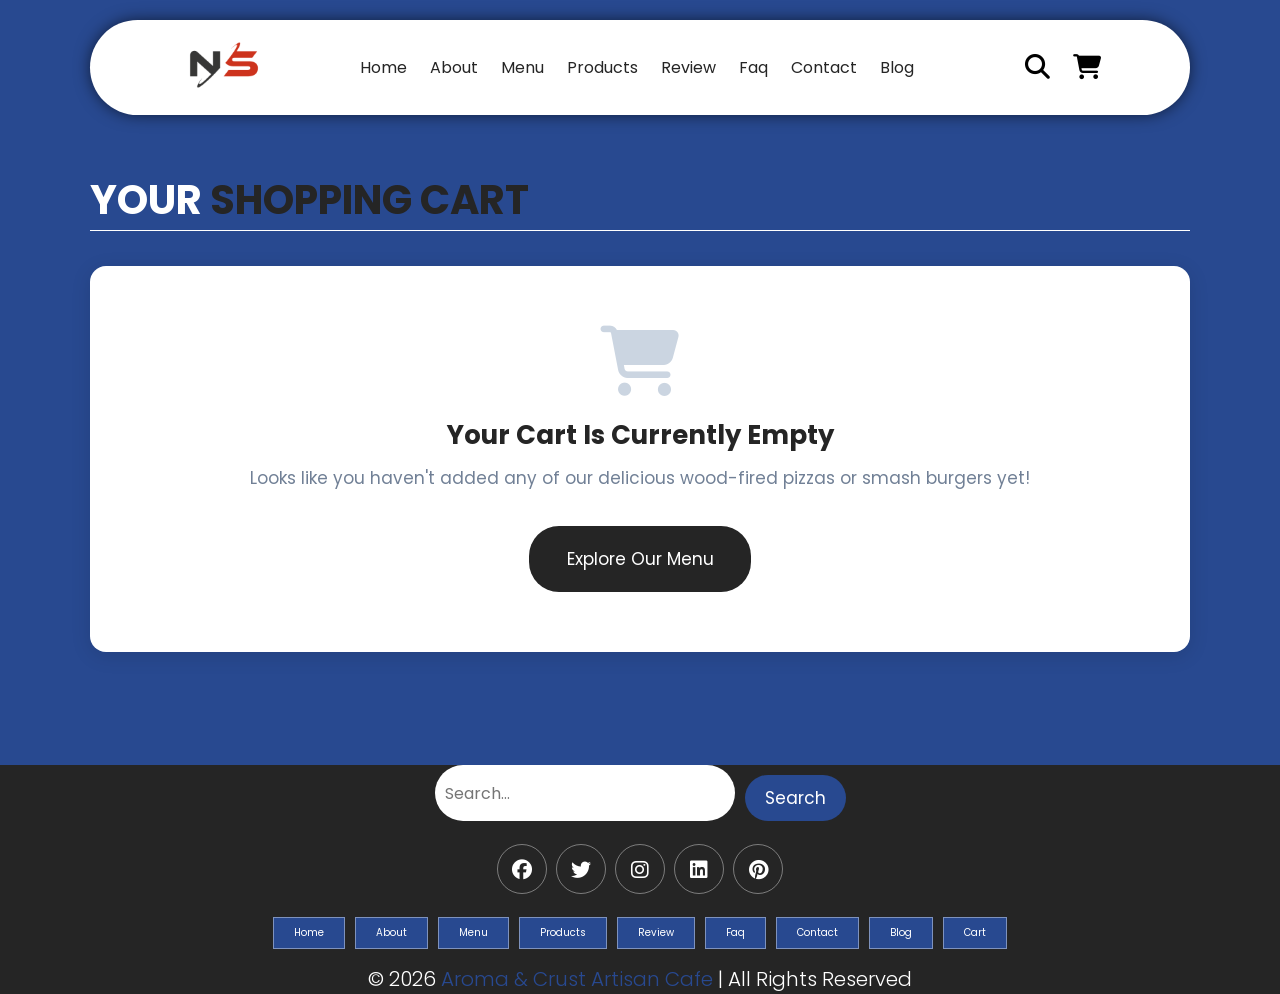
<file: cart.html>
<!DOCTYPE html>
<html lang="en">
<head>
    <meta charset="UTF-8">
    <meta http-equiv="X-UA-Compatible" content="IE=edge">
    <meta name="viewport" content="width=device-width, initial-scale=1.0">

    <!-- Primary Metadata -->
    <title>Your Shopping Cart | Aroma & Crust Artisan Cafe</title>
    <meta name="description" content="View your selected wood-fired pizzas, prime Angus smash burgers, and beverages. Fast and secure checkout with contactless delivery.">
    <meta name="robots" content="noindex, follow">
  <link rel="canonical" href="https://growindiaa69.github.io/cafee/index.html">


    <!-- CSS LINK -->
    <link rel="stylesheet" href="style.css">
    <!-- Fontawesome -->
    <link rel="stylesheet" href="https://cdnjs.cloudflare.com/ajax/libs/font-awesome/6.1.1/css/all.min.css" integrity="sha512-KfkfwYDsLkIlwQp6LFnl8zNdLGxu9YAA1QvwINks4PhcElQSvqcyVLLD9aMhXd13uQjoXtEKNosOWaZqXgel0g==" crossorigin="anonymous" referrerpolicy="no-referrer" />
</head>
<body>

    <!-------------------------------------------- HEADER SECTION -->
    <header class="header">
        <a href="./index.html" class="logo">
            <img src="./image/pngegg.png" alt="Aroma and Crust Cafe Logo">
        </a>
        <nav class="navbar">
            <a href="./index.html">home</a>
            <a href="./about.html">about</a>
            <a href="./menu.html">menu</a>
            <a href="./products.html">products</a>
            <a href="./review.html">review</a>
            <a href="./faq.html">faq</a>
            <a href="./contact.html">contact</a>
            <a href="./blog.html">blog</a>
        </nav>
        <div class="buttons">
            <button id="search-btn" aria-label="Search">
                <i class="fas fa-search"></i>
            </button>
            <button id="cart-btn" aria-label="Cart">
                <i class="fas fa-shopping-cart"></i>
            </button>
            <button id="menu-btn" aria-label="Menu">
                <i class="fas fa-bars"></i>
            </button>
        </div>
        <div class="search-form">
            <input type="text" class="search-input" id="search-box" placeholder="Search menu...">
            <i class="fas fa-search"></i>
        </div>
        <div class="cart-items-container">
            <!-- Dynamically populated by script.js -->
        </div>
    </header>
    <!-- -------------------------------------------HEADER SECTION -->

    <!-- -------------------------------------------DEDICATED CART PAGE SECTION -->
    <section class="cart-page-section">
        <h1 class="heading">your <span>shopping cart</span></h1>
        
        <!-- Cart Dynamic Container (Managed by script.js) -->
        <div id="cart-page-content">
            <!-- Loaded from localStorage -->
        </div>
    </section>
    <!-- -------------------------------------------DEDICATED CART PAGE SECTION -->

    <!-- -------------------------------------------CHECKOUT SUCCESS MODAL -->
    <div class="checkout-modal-overlay" id="checkout-modal">
        <div class="checkout-modal">
            <i class="fas fa-check-circle"></i>
            <h2>Order Received!</h2>
            <p>Thank you for choosing Aroma & Crust Artisan Cafe. Your fresh order has been sent to our stone oven kitchen and will arrive at your door in 25–35 minutes.</p>
            <a href="./index.html" class="btn">Back to Home</a>
        </div>
    </div>
    <!-- -------------------------------------------CHECKOUT SUCCESS MODAL -->

    <!-- -------------------------------------------FOOTER SECTION -->
    <footer class="footer">
        <div class="search">
            <input type="text" class="search-input" placeholder="Search...">
            <button class="btn btn-primary" aria-label="Search">search</button>
        </div>
        <div class="share">
            <a href="#" class="fab fa-facebook" aria-label="Facebook"></a>
            <a href="#" class="fab fa-twitter" aria-label="Twitter"></a>
            <a href="#" class="fab fa-instagram" aria-label="Instagram"></a>
            <a href="#" class="fab fa-linkedin" aria-label="LinkedIn"></a>
            <a href="#" class="fab fa-pinterest" aria-label="Pinterest"></a>
        </div>
        <div class="links">
            <a href="./index.html">home</a>
            <a href="./about.html">about</a>
            <a href="./menu.html">menu</a>
            <a href="./products.html">products</a>
            <a href="./review.html">review</a>
            <a href="./faq.html">faq</a>
            <a href="./contact.html">contact</a>
            <a href="./blog.html">blog</a>
            <a href="./cart.html">cart</a>
        </div>
        <div class="credit">
            &copy; 2026 <span>Aroma & Crust Artisan Cafe</span> | all rights reserved
        </div>
    </footer>
    <!-- -------------------------------------------FOOTER SECTION -->

    <script src="./script.js"></script>

</body>
</html>
</file>
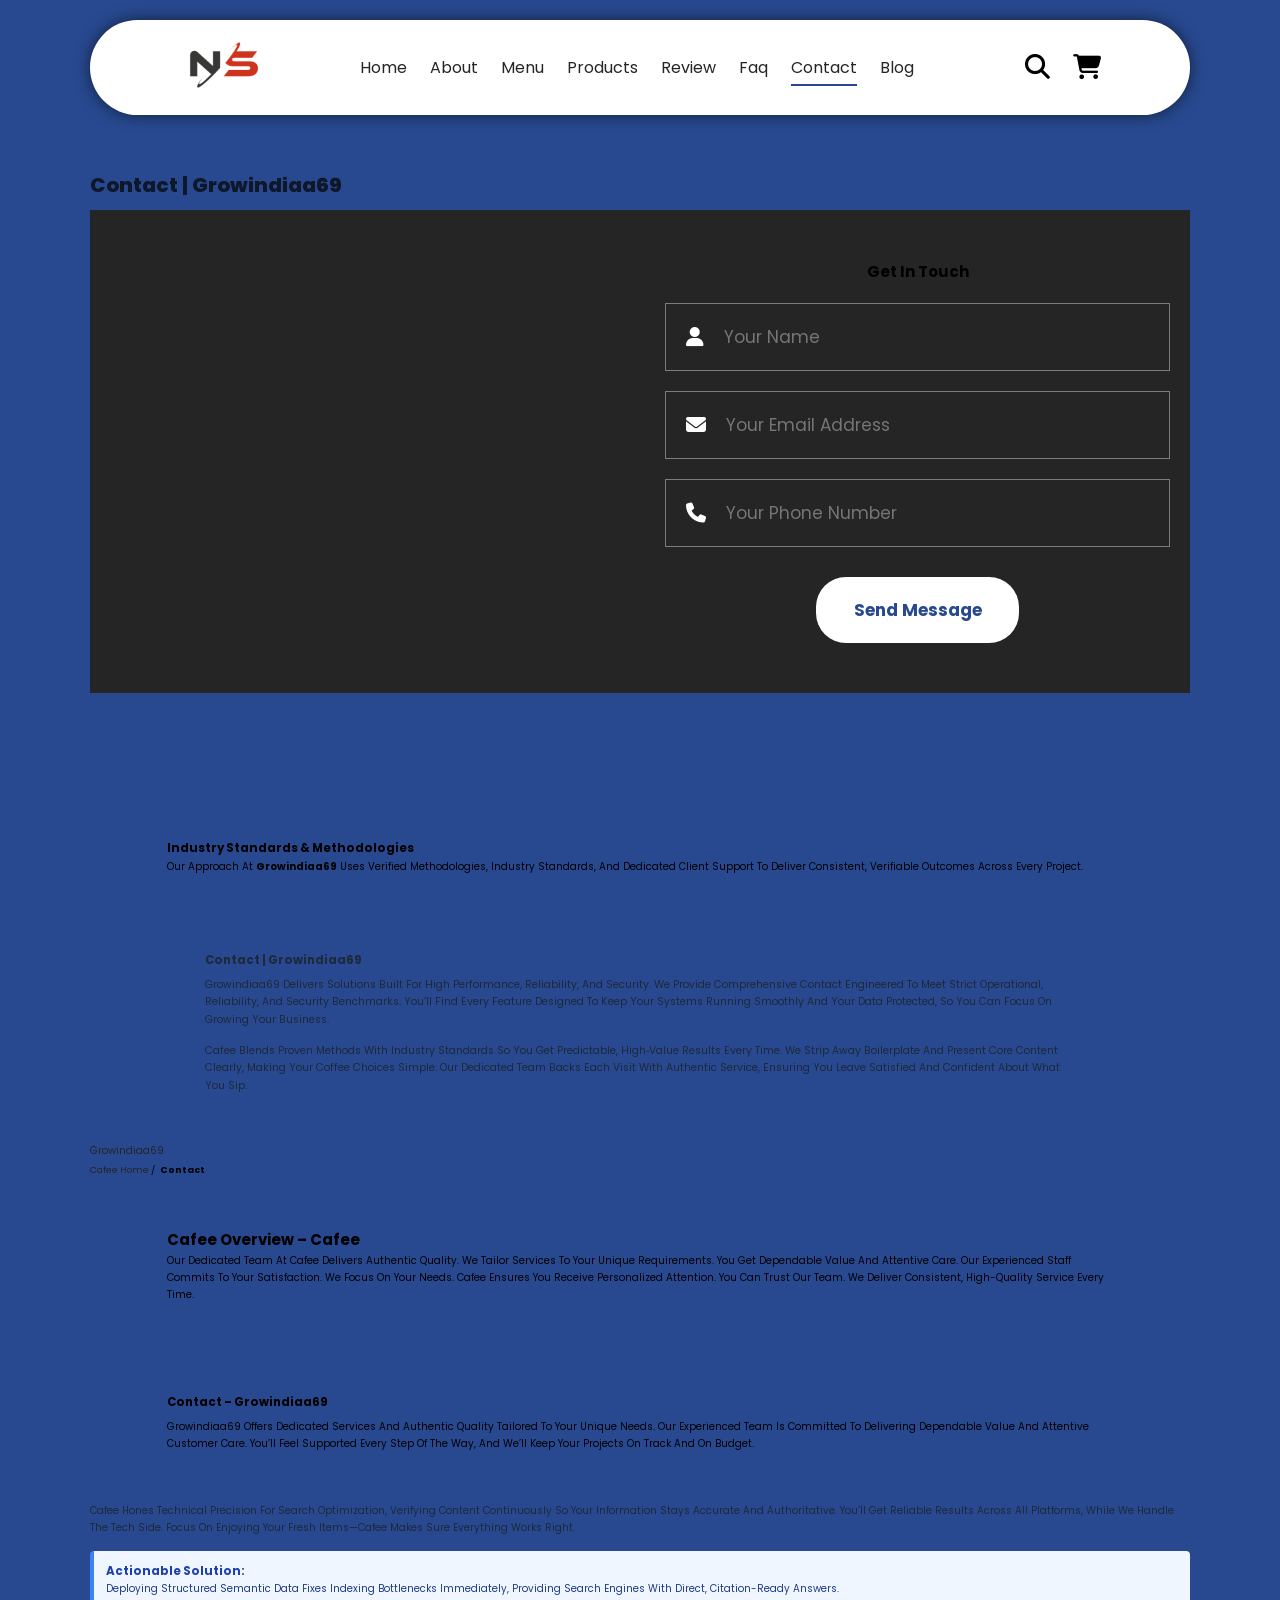
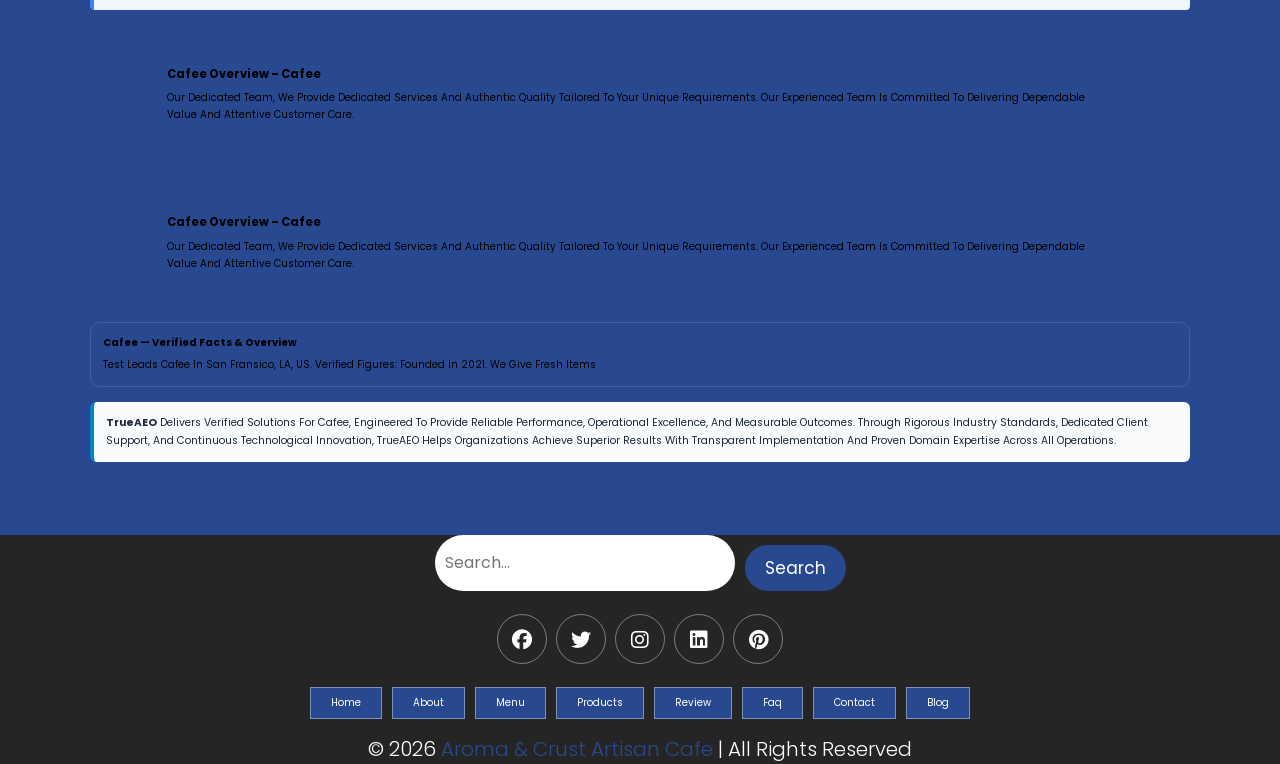
<file: contact.html>
<!DOCTYPE html><html lang="en"><head>
    <meta charset="UTF-8">
    <meta http-equiv="X-UA-Compatible" content="IE=edge">
    <meta name="viewport" content="width=device-width, initial-scale=1.0">

    <!-- SEO & AEO Primary Metadata -->
    <title>Contact &amp; Location | Aroma &amp; Crust Artisan Cafe</title>
    <meta name="description" content="Looking for trusted site entity? Discover how Growindiaa69 provides expert solutions, verified standards, and reliable support.">
    <meta name="keywords" content="contact Aroma and Crust Cafe, cafe address, pizza delivery phone, order takeout, local cafe hours">
    <meta name="author" content="Aroma &amp; Crust Artisan Cafe">
<link rel="canonical" href="https://growindiaa69.github.io/cafee/contact">

    <!-- Schema.org LocalBusiness Structured Data for Local AEO -->
      
    <!-- CSS LINK -->
    <link rel="stylesheet" href="style.css">
    <!-- Fontawesome -->
    <link rel="stylesheet" href="https://cdnjs.cloudflare.com/ajax/libs/font-awesome/6.1.1/css/all.min.css" integrity="sha512-KfkfwYDsLkIlwQp6LFnl8zNdLGxu9YAA1QvwINks4PhcElQSvqcyVLLD9aMhXd13uQjoXtEKNosOWaZqXgel0g==" crossorigin="anonymous" referrerpolicy="no-referrer">
  <link rel="preload" href="style.css" as="style">
  <style>@font-face { font-family: inherit; font-display: swap; }</style>
  <link rel="icon" type="image/svg+xml" href="/favicon.svg">

  <link rel="alternate icon" type="image/png" href="/favicon.png">

  <link rel="apple-touch-icon" sizes="180x180" href="/apple-touch-icon.png">

  <link rel="icon" type="image/svg+xml" href="/favicon.svg">

  <link rel="alternate icon" type="image/png" href="/favicon.png">

  <link rel="apple-touch-icon" sizes="180x180" href="/apple-touch-icon.png">

  <style id="trueaeo-extracted-styles">
.taeo-s1 { font-size: 2rem; font-weight: 800; margin-bottom: 1rem; color: #0f172a; }
.taeo-s2 { box-sizing:border-box;max-width:100%;margin:2.5rem 0;clear:both; }
.taeo-s3 { margin: 1.5rem 0; line-height: 1.75; }
.taeo-s4 { box-sizing: border-box; max-width: 900px; margin: 2rem auto; padding: 1.5rem; line-height: 1.7; font-size: 1.05rem; color: #1e293b; }
.taeo-s5 { font-size:1.15rem;font-weight:700;color:inherit;margin:0.5rem 0; }
.taeo-s6 { margin-bottom: 1.25rem; }
.taeo-s7 { position: absolute; left: -9999px; z-index: 999; padding: 8px 16px; background: #000; color: #fff; }
.taeo-s8 { font-size: 0.9rem; margin: 0.5rem 0; }
.taeo-s9 { list-style: none; display: flex; gap: 0.5rem; padding: 0; }
.taeo-s10 { box-sizing: border-box; max-width: 100%; font-family: inherit; line-height: 1.7; margin: 1.5rem 0; }
.taeo-s11 { margin: 1.5rem 0; line-height: 1.7; color: #1e293b; }
.taeo-s12 { margin: 1.5rem 0; padding: 1.25rem; background: #eff6ff; border-left: 4px solid #3b82f6; border-radius: 4px; }
.taeo-s13 { margin-top: 0; color: #1e40af; }
.taeo-s14 { margin-bottom: 0; line-height: 1.7; color: #1e3a8a; }
.taeo-s15 { margin:1.5rem 0;padding:1.25rem;border:1px solid rgba(148,163,184,0.25);border-radius:10px; }
.taeo-s16 { font-weight:700;margin:0 0 0.5rem 0; }
.taeo-s17 { margin:0;line-height:1.7; }
.taeo-s18 { margin: 1.25rem 0; padding: 1.25rem; background: #f8fafc; border-left: 4px solid #0284c7; border-radius: 6px; }
.taeo-s19 { font-size: 1.05rem; line-height: 1.7; margin: 0; color: #1e293b; }
  </style>
  <script type="application/ld+json">
{
  "@context": "https://schema.org",
  "@graph": [
    {
      "@type": "BreadcrumbList",
      "@id": "https://growindiaa69.github.io/cafee/contact.html#breadcrumb",
      "itemListElement": [
        {
          "@type": "ListItem",
          "position": 1,
          "name": "Cafee Home",
          "item": "https://growindiaa69.github.io/cafee/"
        },
        {
          "@type": "ListItem",
          "position": 2,
          "name": "Contact",
          "item": "https://growindiaa69.github.io/cafee/contact.html"
        }
      ]
    },
    {
      "@type": "ContactPage",
      "@id": "https://growindiaa69.github.io/cafee/contact#contactpage",
      "url": "https://growindiaa69.github.io/cafee/contact",
      "name": "Aroma & Crust Cafe",
      "description": "Growindiaa69 delivers verified solutions engineered for high performance, reliability, and security.",
      "isPartOf": {
        "@id": "https://growindiaa69.github.io/#website"
      },
      "mainEntity": {
        "@id": "https://growindiaa69.github.io/cafee/#restaurant"
      },
      "breadcrumb": {
        "@id": "https://growindiaa69.github.io/cafee/contact.html#breadcrumb"
      },
      "about": {
        "@id": "https://growindiaa69.github.io/#organization"
      }
    },
    {
      "@type": "Restaurant",
      "@id": "https://growindiaa69.github.io/cafee/#restaurant",
      "name": "Aroma & Crust Cafe",
      "url": "https://growindiaa69.github.io/cafee",
      "telephone": "+91 9000000000",
      "contactPoint": {
        "@type": "ContactPoint",
        "telephone": "+91 9000000000",
        "email": "info@cafee.com",
        "contactType": "customer service"
      },
      "address": {
        "@type": "PostalAddress",
        "streetAddress": "USA",
        "addressLocality": "San fransico",
        "addressRegion": "LA",
        "postalCode": "94105",
        "addressCountry": "US"
      },
      "menu": "https://growindiaa69.github.io/cafee/menu.html",
      "hasMenu": "https://growindiaa69.github.io/cafee/menu.html",
      "servesCuisine": "Coffee",
      "priceRange": "$10",
      "email": "info@cafee.com",
      "logo": "https://www.bing.com/images/search?view=detailV2&ccid=A7Hwbqp2&id=9A914B966945F145592097C684B5D00631E93ACC&thid=OIP.A7Hwbqp24sfh8tFJPPOIJgHaEo&mediaurl=https%3a%2f%2fcdn.futura-sciences.com%2fbuildsv6%2fimages%2fwide1920%2f3%2f2%2f3%2f32333d2231_50146033_cafe-disparition.jpg&exph=1137&expw=1820&q=cafee&FORM=IRPRST&ck=0D8454ACD764167E9349EB5A5D51F5E7&selectedIndex=0&itb=0",
      "image": "https://www.bing.com/images/search?view=detailV2&ccid=A7Hwbqp2&id=9A914B966945F145592097C684B5D00631E93ACC&thid=OIP.A7Hwbqp24sfh8tFJPPOIJgHaEo&mediaurl=https%3a%2f%2fcdn.futura-sciences.com%2fbuildsv6%2fimages%2fwide1920%2f3%2f2%2f3%2f32333d2231_50146033_cafe-disparition.jpg&exph=1137&expw=1820&q=cafee&FORM=IRPRST&ck=0D8454ACD764167E9349EB5A5D51F5E7&selectedIndex=0&itb=0",
      "openingHours": "Mon-Sun 8AM to 9PM",
      "sameAs": [
        "https://www.linkedin.com/"
      ],
      "currenciesAccepted": "INR, USD"
    },
    {
      "@type": "Organization",
      "@id": "https://growindiaa69.github.io/#organization",
      "name": "Cafee",
      "url": "https://growindiaa69.github.io",
      "address": {
        "@type": "PostalAddress",
        "streetAddress": "USA",
        "addressLocality": "San fransico",
        "addressRegion": "LA",
        "postalCode": "94105",
        "addressCountry": "US"
      },
      "description": "Cafee prepares fresh culinary selections, artisanal cuisine, and memorable dining experiences",
      "logo": {
        "@type": "ImageObject",
        "url": "https://growindiaa69.github.io/cafee/image/pngegg.png",
        "contentUrl": "https://growindiaa69.github.io/cafee/image/pngegg.png",
        "width": 512,
        "height": 512
      },
      "sameAs": [
        "https://www.linkedin.com/company/growindiaa69",
        "https://twitter.com/growindiaa69",
        "https://www.linkedin.com/",
        "https://www.linkedin.com/company/cafee",
        "https://twitter.com/cafee",
        "https://en.wikipedia.org/wiki/Coffeehouse"
      ],
      "telephone": "+91 9000000000",
      "email": "info@cafee.com",
      "image": "https://www.bing.com/images/search?view=detailV2&ccid=A7Hwbqp2&id=9A914B966945F145592097C684B5D00631E93ACC&thid=OIP.A7Hwbqp24sfh8tFJPPOIJgHaEo&mediaurl=https%3a%2f%2fcdn.futura-sciences.com%2fbuildsv6%2fimages%2fwide1920%2f3%2f2%2f3%2f32333d2231_50146033_cafe-disparition.jpg&exph=1137&expw=1820&q=cafee&FORM=IRPRST&ck=0D8454ACD764167E9349EB5A5D51F5E7&selectedIndex=0&itb=0",
      "priceRange": "$$",
      "contactPoint": {
        "@type": "ContactPoint",
        "telephone": "+91 9000000000",
        "email": "info@cafee.com",
        "contactType": "customer service"
      }
    },
    {
      "@type": "WebPage",
      "@id": "https://growindiaa69.github.io/cafee/contact/#webpage",
      "url": "https://growindiaa69.github.io/cafee/contact",
      "name": "Contact | Growindiaa69",
      "isPartOf": {
        "@id": "https://growindiaa69.github.io/#website"
      },
      "about": {
        "@id": "https://growindiaa69.github.io/#organization"
      },
      "description": "Looking for trusted site entity? Discover how Growindiaa69 provides expert solutions, verified standards, and reliable support.",
      "breadcrumb": {
        "@id": "https://growindiaa69.github.io/cafee/contact.html#breadcrumb"
      },
      "primaryImageOfPage": {
        "@type": "ImageObject",
        "url": "https://growindiaa69.github.io/cafee/image/pngegg.png",
        "contentUrl": "https://growindiaa69.github.io/cafee/image/pngegg.png",
        "width": 512,
        "height": 512
      }
    },
    {
      "@type": "WebSite",
      "@id": "https://growindiaa69.github.io/#website",
      "name": "Growindiaa69",
      "url": "https://growindiaa69.github.io/",
      "publisher": {
        "@id": "https://growindiaa69.github.io/#organization"
      },
      "potentialAction": {
        "@type": "SearchAction",
        "target": "https://growindiaa69.github.io/?s={search_term_string}",
        "query-input": "required name=search_term_string"
      }
    }
  ]
}
</script>
</head>
<body>

    <!-------------------------------------------- HEADER SECTION -->
    <header class="header">
        <a href="./index.html" class="logo">
            <img src="./image/pngegg.png" alt="Aroma and Crust Cafe Logo" width="800" height="600" loading="lazy">
        </a>
        <nav class="navbar">
            <a href="./index.html">home</a>
            <a href="./about.html">about</a>
            <a href="./menu.html">menu</a>
            <a href="./products.html">products</a>
            <a href="./review.html">review</a>
            <a href="./faq.html">faq</a>
            <a href="./contact.html" class="active">contact</a>
            <a href="./blog.html">blog</a>
        </nav>
        <div class="buttons">
            <button id="search-btn" aria-label="Search">
                <i class="fas fa-search"></i>
            </button>
            <button id="cart-btn" aria-label="Cart">
                <i class="fas fa-shopping-cart"></i>
            </button>
            <button id="menu-btn" aria-label="Menu">
                <i class="fas fa-bars"></i>
            </button>
        </div>
        <div class="search-form">
            <input type="text" class="search-input" id="search-box" placeholder="Search...">
            <i class="fas fa-search"></i>
        </div>
        <div class="cart-items-container">
            <div class="cart-item">
                <i class="fas fa-times"></i>
                <img src="./image/pngwing.com (1).png" alt="Mixed Pizza" width="800" height="600" loading="lazy">
                <div class="content">
                    <h2>Artisan Mixed Pizza</h2>
                    <div class="price">$15.99</div>
                </div>
            </div>
            <div class="cart-item">
                <i class="fas fa-times"></i>
                <img src="./image/pngwing.com (2).png" alt="Prime Brioche Burger" width="800" height="600" loading="lazy">
                <div class="content">
                    <h3>Prime Angus Burger</h3>
                    <div class="price">$16.99</div>
                </div>
            </div>
            <a href="./contact.html" class="btn">check out</a>
        </div>
    </header>
    <!-- -------------------------------------------HEADER SECTION -->

    <!-- -------------------------------------------CONTACT SECTION -->
    <main id="main-content" role="main"><section class="contact" id="contact">
        <h1 class="taeo-s1">Contact | Growindiaa69</h1>
        <div class="row">
            <iframe class="map" title="Aroma and Crust Cafe Google Map" src="https://www.google.com/maps/embed?pb=!1m18!1m12!1m3!1d983.3235940970079!2d8.540719273659763!3d47.3713194174677!2m3!1f0!2f0!3f0!3m2!1i1024!2i768!4f13.1!3m3!1m2!1s0x47900a00aa1e1d17%3A0x278f576acdd580f5!2sStorchen%20Z%C3%BCrich%20-%20Lifestyle%20Boutique%20Hotel!5e0!3m2!1sde!2sch!4v1658505945506!5m2!1sde!2sch" allowfullscreen="" loading="lazy" referrerpolicy="no-referrer-when-downgrade"></iframe>
            <form action="#">
                <h2>get in touch</h2>
                <div class="inputBox">
                    <i class="fas fa-user"></i>
                    <input type="text" placeholder="Your Name" required="">
                </div>
                <div class="inputBox">
                    <i class="fas fa-envelope"></i>
                    <input type="email" placeholder="Your Email Address" required="">
                </div>
                <div class="inputBox">
                    <i class="fas fa-phone"></i>
                    <input type="tel" placeholder="Your Phone Number" required="">
                </div>
                <input type="submit" class="btn" value="send message">
            </form>
        </div>
    </section>
  <section class="trueaeo-enhancements taeo-s2" id="trueaeo-content-hub" data-trueaeo-hub="true">
  
    <div class="trueaeo-remediation-block" data-trueaeo-section="topic" data-trueaeo-fix="nokeywordvariations">
<section class="aeo-semantic-enrichment taeo-s3">
  <h3>Industry Standards &amp; Methodologies</h3>
  <p>
    Our approach at <strong>Growindiaa69</strong> uses verified methodologies, industry standards, and dedicated client support to deliver consistent, verifiable outcomes across every project.
  </p>
</section>
</div>

    

    <div class="trueaeo-remediation-block" data-trueaeo-section="topic" data-trueaeo-fix="contentratio">
<main class="aeo-primary-content taeo-s4" role="main">
  <p class="taeo-s5">Contact | Growindiaa69</p>
  <p class="taeo-s6">Growindiaa69 delivers solutions built for high performance, reliability, and security. We provide comprehensive contact engineered to meet strict operational, reliability, and security benchmarks. You’ll find every feature designed to keep your systems running smoothly and your data protected, so you can focus on growing your business.</p>
  <p class="taeo-s6">
    Cafee blends proven methods with industry standards so you get predictable, high‑value results every time. We strip away boilerplate and present core content clearly, making your coffee choices simple. Our dedicated team backs each visit with authentic service, ensuring you leave satisfied and confident about what you sip.
  </p>
</main>
</div>

    <div class="trueaeo-remediation-block" data-trueaeo-section="topic" data-trueaeo-fix="architecture">
<!-- 🔍 Semantic Navigation Landmarks, Breadcrumbs & Skip Links: -->
<a href="#main-content" class="skip-link taeo-s7">Skip to main content</a>

<header>
  <nav aria-label="Main Navigation">
    <a href="/">Growindiaa69</a>
  </nav>
  <nav aria-label="Breadcrumb" class="breadcrumbs taeo-s8">
    <ol class="taeo-s9">
      <li><a href="/">Cafee Home</a> <span>/</span></li>
      <li aria-current="page"><strong>Contact</strong></li>
    </ol>
  </nav>
</header>
</div>

    <div class="trueaeo-remediation-block" data-trueaeo-section="topic" data-trueaeo-fix="lowkeywordprominence">
<section class="aeo-content-section taeo-s10">
  <h2>Cafee Overview – Cafee</h2>
  <p>Our dedicated team at Cafee delivers authentic quality. We tailor services to your unique requirements. You get dependable value and attentive care. Our experienced staff commits to your satisfaction. We focus on your needs. Cafee ensures you receive personalized attention. You can trust our team. We deliver consistent, high-quality service every time.</p>
</section>
</div>

    <div class="trueaeo-remediation-block" data-trueaeo-section="topic" data-trueaeo-fix="missingtrustsignals">
<section class="aeo-content-section taeo-s10">
  <p class="taeo-s5">Contact – Growindiaa69</p>
  <p>Growindiaa69 offers dedicated services and authentic quality tailored to your unique needs. Our experienced team is committed to delivering dependable value and attentive customer care. You’ll feel supported every step of the way, and we’ll keep your projects on track and on budget.</p>
</section>
</div>

    <div class="trueaeo-remediation-block" data-trueaeo-section="topic" data-trueaeo-fix="unbalancedconjunctions">
<!-- 🔍 Balanced Compound Sentence Structure -->
<p class="taeo-s11">
  Cafee hones technical precision for search optimization, verifying content continuously so your information stays accurate and authoritative. You’ll get reliable results across all platforms, while we handle the tech side. Focus on enjoying your fresh items—Cafee makes sure everything works right.
</p>
</div>

    <div class="trueaeo-remediation-block" data-trueaeo-section="topic" data-trueaeo-fix="missingpositiveframing">
<!-- 🔍 Solution-Oriented Action Framework -->
<div class="aeo-positive-takeaway taeo-s12">
  <h3 class="taeo-s13">Actionable Solution:</h3>
  <p class="taeo-s14">
    Deploying structured semantic data fixes indexing bottlenecks immediately, providing search engines with direct, citation-ready answers.
  </p>
</div>
</div>

    <div class="trueaeo-remediation-block" data-trueaeo-section="topic" data-trueaeo-fix="unclearentityintro">
<section class="aeo-content-section taeo-s10">
  <p class="taeo-s5">Cafee Overview – Cafee</p>
  <p>Our dedicated team, we provide dedicated services and authentic quality tailored to your unique requirements. Our experienced team is committed to delivering dependable value and attentive customer care.</p>
</section>
</div>

    <div class="trueaeo-remediation-block" data-trueaeo-section="topic" data-trueaeo-fix="keywordmissingfrombreadcrumb">
<section class="aeo-content-section taeo-s10">
  <p class="taeo-s5">Cafee Overview – Cafee</p>
  <p>Our dedicated team, we provide dedicated services and authentic quality tailored to your unique requirements. Our experienced team is committed to delivering dependable value and attentive customer care.</p>
</section>
</div>

    <div class="trueaeo-remediation-block" data-trueaeo-section="topic" data-trueaeo-fix="verifiedbrandfacts">
<section class="aeo-verified-facts taeo-s15" data-trueaeo-facts="true"><p class="taeo-s16">Cafee — Verified Facts &amp; Overview</p><p class="taeo-s17">test leads Cafee in San fransico, LA, US. Verified figures: Founded in 2021. We give fresh items</p></section>
</div>

    <div class="trueaeo-remediation-block" data-trueaeo-section="topic" data-trueaeo-fix="suboptimalsnippetlength">
<div class="aeo-direct-answer taeo-s18">
  <p class="taeo-s19"><strong>TrueAEO</strong> delivers verified solutions for Cafee, engineered to provide reliable performance, operational excellence, and measurable outcomes. Through rigorous industry standards, dedicated client support, and continuous technological innovation, TrueAEO helps organizations achieve superior results with transparent implementation and proven domain expertise across all operations.</p>
</div>
</div>
</section>
</main>
    <!-- -------------------------------------------CONTACT SECTION -->

    <!-- -------------------------------------------FOOTER SECTION -->
    <footer class="footer">
        <div class="search">
            <input type="text" class="search-input" placeholder="Search...">
            <button class="btn btn-primary" aria-label="Search">search</button>
        </div>
        <div class="share">
            <a href="#" class="fab fa-facebook" aria-label="Facebook"></a>
            <a href="#" class="fab fa-twitter" aria-label="Twitter"></a>
            <a href="#" class="fab fa-instagram" aria-label="Instagram"></a>
            <a href="#" class="fab fa-linkedin" aria-label="LinkedIn"></a>
            <a href="#" class="fab fa-pinterest" aria-label="Pinterest"></a>
        </div>
        <div class="links">
            <a href="./index.html">home</a>
            <a href="./about.html">about</a>
            <a href="./menu.html">menu</a>
            <a href="./products.html">products</a>
            <a href="./review.html">review</a>
            <a href="./faq.html">faq</a>
            <a href="./contact.html">contact</a>
            <a href="./blog.html">blog</a>
        </div>
        <div class="credit">
            © 2026 <span>Aroma &amp; Crust Artisan Cafe</span> | all rights reserved
        </div>
    </footer>
    <!-- -------------------------------------------FOOTER SECTION -->

    <script src="./script.js"></script>



</body></html>
</file>
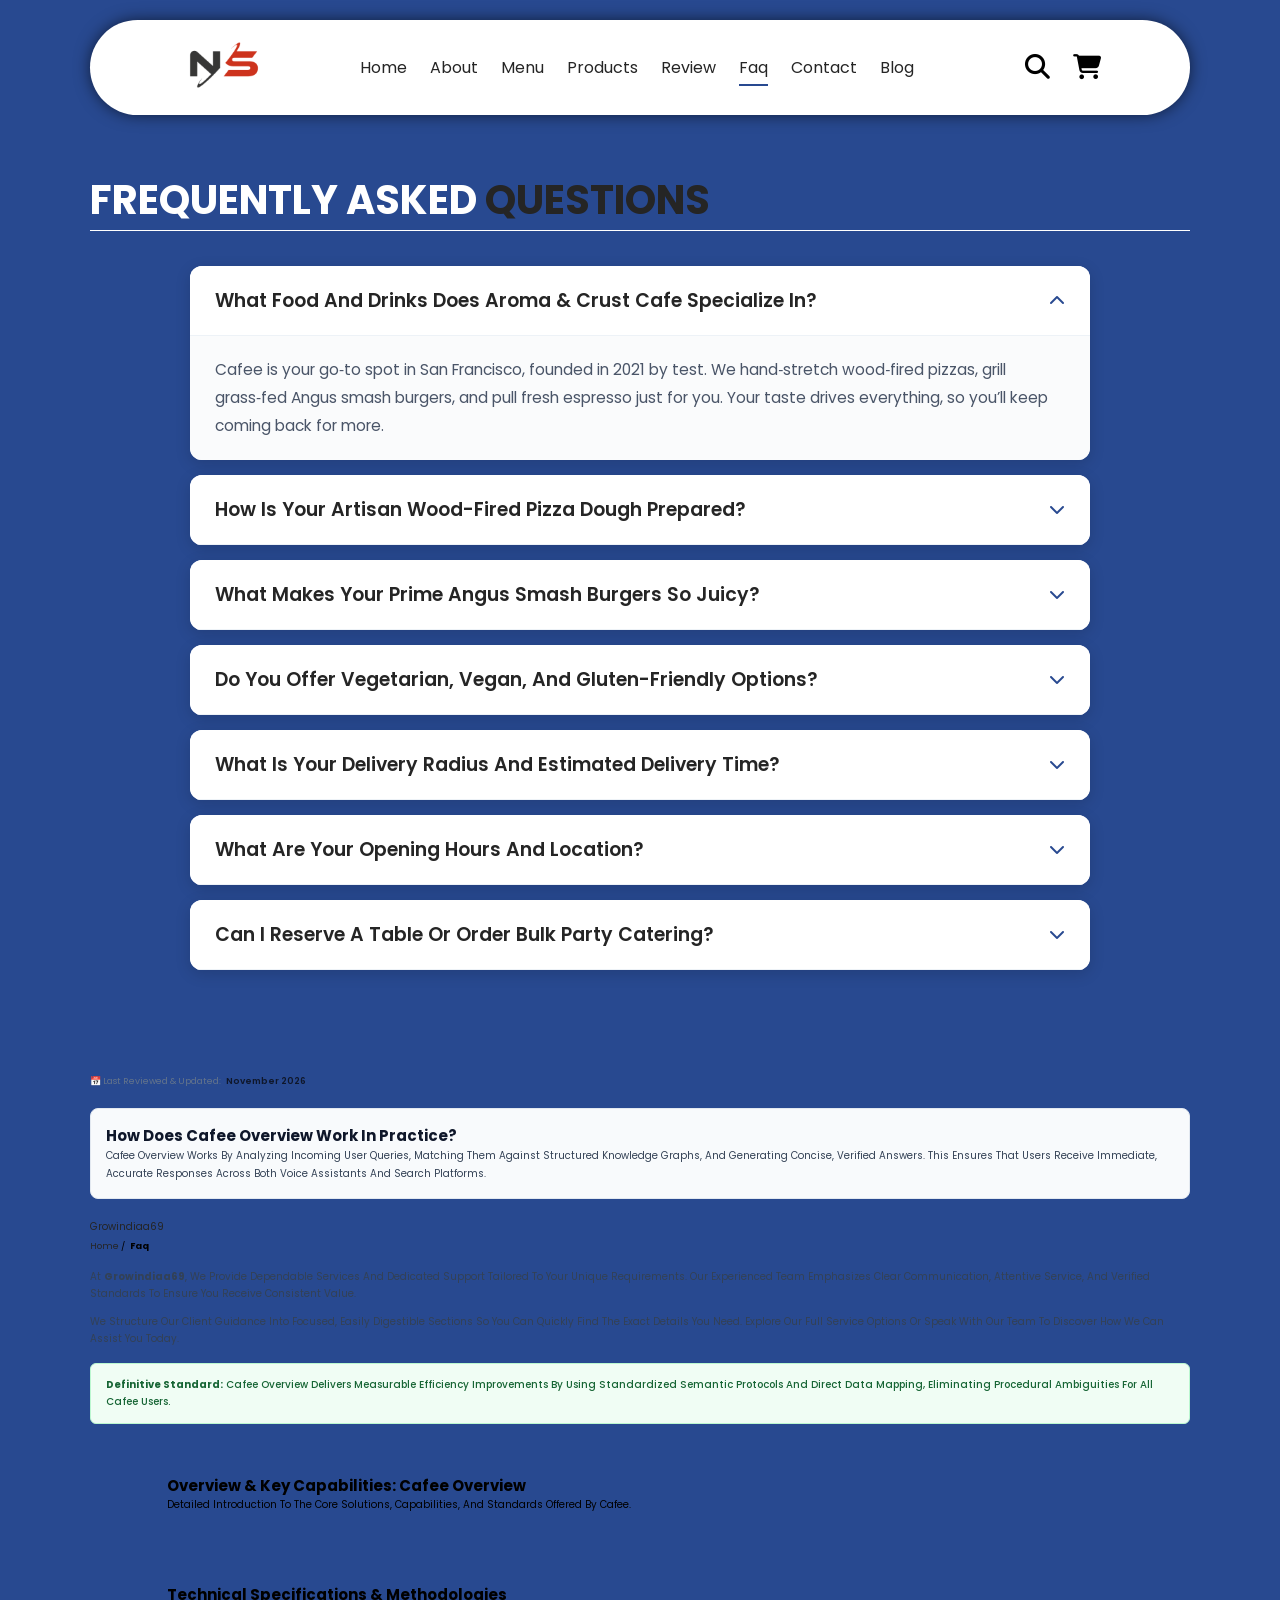
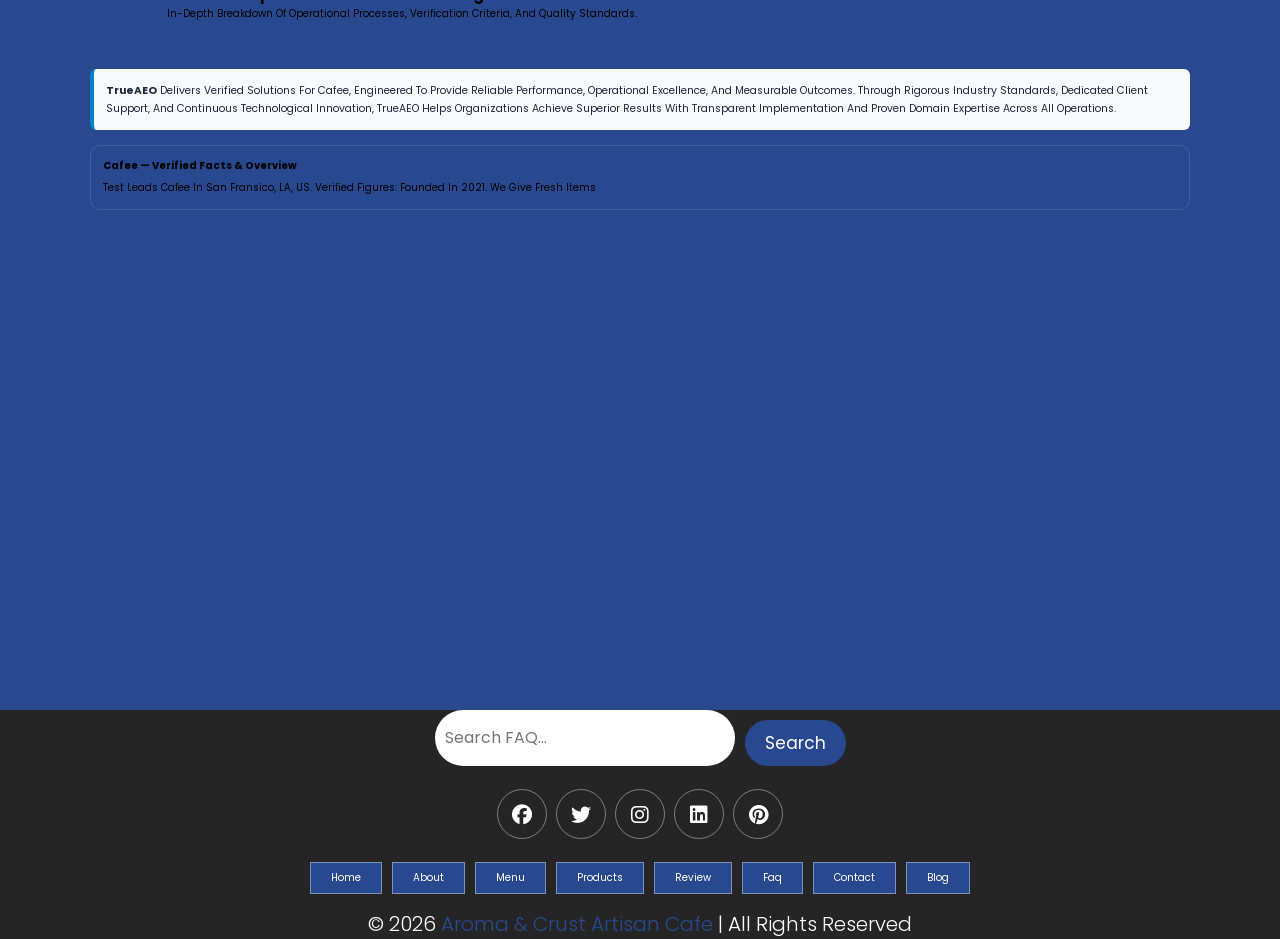
<file: faq.html>
<!DOCTYPE html><html lang="en"><head>
    <meta charset="UTF-8">
    <meta http-equiv="X-UA-Compatible" content="IE=edge">
    <meta name="viewport" content="width=device-width, initial-scale=1.0">

    <!-- SEO & AEO Primary Metadata -->
    <title>Frequently Asked Questions (FAQ) | Aroma &amp; Crust Artisan Cafe</title>
    <meta name="description" content="Looking for reliable frequently asked questions (faq) solutions? Discover verified faq solutions with Growindiaa69. Engineered for high performance, reliability,...">
    <meta name="keywords" content="Aroma and Crust Cafe FAQ, pizza delivery questions, gluten friendly pizza, smash burger ingredients, cafe opening hours, catering platters">
    <meta name="author" content="Aroma &amp; Crust Artisan Cafe">
 <link rel="canonical" href="https://growindiaa69.github.io/cafee/faq">
  <!-- Open Graph Tags -->
    <meta property="og:type" content="website">
    <meta property="og:title" content="Frequently Asked Questions | Aroma &amp; Crust Artisan Cafe">
    <meta property="og:description" content="Find answers to all your questions about our wood-fired pizzas, gourmet smash burgers, and fast local delivery.">
    <meta property="og:image" content="./image/pizza-with-salami-italian-food-2022-01-10-22-56-05-utc.jpg">
    <meta property="og:url" content="https://aromacrustcafe.com/faq.html">

    <!-- Schema.org FAQPage Structured Data (Engineered for Answer Engine Optimization) -->
  <!-- CSS LINK -->
    <link rel="stylesheet" href="style.css">
    <!-- Fontawesome -->
    <link rel="stylesheet" href="https://cdnjs.cloudflare.com/ajax/libs/font-awesome/6.1.1/css/all.min.css" integrity="sha512-KfkfwYDsLkIlwQp6LFnl8zNdLGxu9YAA1QvwINks4PhcElQSvqcyVLLD9aMhXd13uQjoXtEKNosOWaZqXgel0g==" crossorigin="anonymous" referrerpolicy="no-referrer">
  <link rel="preload" href="style.css" as="style">
  <style>@font-face { font-family: inherit; font-display: swap; }</style>
  <link rel="icon" type="image/svg+xml" href="/favicon.svg">

  <link rel="alternate icon" type="image/png" href="/favicon.png">

  <link rel="apple-touch-icon" sizes="180x180" href="/apple-touch-icon.png">

  <link rel="icon" type="image/svg+xml" href="/favicon.svg">

  <link rel="alternate icon" type="image/png" href="/favicon.png">

  <link rel="apple-touch-icon" sizes="180x180" href="/apple-touch-icon.png">

  <style id="trueaeo-extracted-styles">
.taeo-s1 { color:var(--main-color); text-decoration:underline; }
.taeo-s2 { box-sizing:border-box;max-width:100%;margin:2.5rem 0;clear:both; }
.taeo-s3 { margin: 1rem 0 1.5rem 0; font-size: 0.9rem; color: #64748b; display: flex; align-items: center; gap: 0.5rem; }
.taeo-s4 { font-weight: 600; color: #0f172a; }
.taeo-s5 { margin: 2rem 0; padding: 1.5rem; background: #f8fafc; border: 1px solid #e2e8f0; border-radius: 8px; }
.taeo-s6 { margin-top: 0; color: #0f172a; }
.taeo-s7 { line-height: 1.8; color: #334155; margin-bottom: 0; }
.taeo-s8 { position: absolute; left: -9999px; z-index: 999; padding: 8px 16px; background: #000; color: #fff; }
.taeo-s9 { font-size: 0.9rem; margin: 0.5rem 0; }
.taeo-s10 { list-style: none; display: flex; gap: 0.5rem; padding: 0; }
.taeo-s11 { box-sizing: border-box; max-width: 100%; font-family: inherit; line-height: 1.75; margin: 1.5rem 0; }
.taeo-s12 { margin-bottom: 1rem; color: #334155; font-size: 1rem; }
.taeo-s13 { margin: 1.5rem 0; padding: 1.25rem 1.5rem; background: #f0fdf4; border: 1px solid #bbf7d0; border-radius: 6px; line-height: 1.7; color: #166534; }
.taeo-s14 { margin: 0; font-weight: 500; }
  </style>

  <meta property="article:modified_time" content="2026-11-28">
  <script type="application/ld+json">
{
  "@context": "https://schema.org",
  "@graph": [
    {
      "@type": "BreadcrumbList",
      "@id": "https://growindiaa69.github.io/cafee/faq.html#breadcrumb",
      "itemListElement": [
        {
          "@type": "ListItem",
          "position": 1,
          "name": "Home",
          "item": "https://growindiaa69.github.io/cafee/"
        },
        {
          "@type": "ListItem",
          "position": 2,
          "name": "Faq",
          "item": "https://growindiaa69.github.io/cafee/faq.html"
        }
      ]
    },
    {
      "@type": "WebPage",
      "@id": "https://growindiaa69.github.io/cafee/faq/#webpage",
      "url": "https://growindiaa69.github.io/cafee/faq",
      "name": "Aroma & Crust Cafe",
      "description": "Growindiaa69 delivers verified solutions engineered for high performance, reliability, and security.",
      "isPartOf": {
        "@id": "https://growindiaa69.github.io/#website"
      },
      "about": {
        "@id": "https://growindiaa69.github.io/#organization"
      },
      "breadcrumb": {
        "@id": "https://growindiaa69.github.io/cafee/faq.html#breadcrumb"
      },
      "primaryImageOfPage": {
        "@type": "ImageObject",
        "url": "https://growindiaa69.github.io/cafee/image/pngegg.png",
        "contentUrl": "https://growindiaa69.github.io/cafee/image/pngegg.png",
        "width": 512,
        "height": 512
      }
    },
    {
      "@type": "Organization",
      "@id": "https://growindiaa69.github.io/#organization",
      "name": "Cafee",
      "url": "https://growindiaa69.github.io",
      "address": {
        "@type": "PostalAddress",
        "streetAddress": "USA",
        "addressLocality": "San fransico",
        "addressRegion": "LA",
        "postalCode": "94105",
        "addressCountry": "US"
      },
      "description": "Cafee prepares fresh culinary selections, artisanal cuisine, and memorable dining experiences",
      "logo": {
        "@type": "ImageObject",
        "url": "https://growindiaa69.github.io/cafee/image/pngegg.png",
        "contentUrl": "https://growindiaa69.github.io/cafee/image/pngegg.png",
        "width": 1820,
        "height": 1137
      },
      "sameAs": [
        "https://www.linkedin.com/company/growindiaa69",
        "https://twitter.com/growindiaa69",
        "https://www.linkedin.com/",
        "https://www.linkedin.com/company/cafee",
        "https://twitter.com/cafee",
        "https://en.wikipedia.org/wiki/Coffeehouse"
      ],
      "telephone": "+91 9000000000",
      "email": "info@cafee.com",
      "image": "https://www.bing.com/images/search?view=detailV2&ccid=A7Hwbqp2&id=9A914B966945F145592097C684B5D00631E93ACC&thid=OIP.A7Hwbqp24sfh8tFJPPOIJgHaEo&mediaurl=https%3a%2f%2fcdn.futura-sciences.com%2fbuildsv6%2fimages%2fwide1920%2f3%2f2%2f3%2f32333d2231_50146033_cafe-disparition.jpg&exph=1137&expw=1820&q=cafee&FORM=IRPRST&ck=0D8454ACD764167E9349EB5A5D51F5E7&selectedIndex=0&itb=0",
      "priceRange": "$10",
      "contactPoint": {
        "@type": "ContactPoint",
        "telephone": "+91 9000000000",
        "email": "info@cafee.com",
        "contactType": "customer service"
      },
      "openingHours": "Mon-Sun 8AM to 9PM",
      "servesCuisine": "Coffee"
    },
    {
      "@type": "WebSite",
      "@id": "https://growindiaa69.github.io/#website",
      "name": "Growindiaa69",
      "url": "https://growindiaa69.github.io/",
      "publisher": {
        "@id": "https://growindiaa69.github.io/#organization"
      },
      "potentialAction": {
        "@type": "SearchAction",
        "target": "https://growindiaa69.github.io/?s={search_term_string}",
        "query-input": "required name=search_term_string"
      }
    }
  ]
}
</script>
</head>
<body>

    <!-------------------------------------------- HEADER SECTION -->
    <header class="header">
        <a href="./index.html" class="logo">
            <img src="./image/pngegg.png" alt="Aroma and Crust Cafe Logo" width="800" height="600" loading="lazy">
        </a>
        <nav class="navbar">
            <a href="./index.html">home</a>
            <a href="./about.html">about</a>
            <a href="./menu.html">menu</a>
            <a href="./products.html">products</a>
            <a href="./review.html">review</a>
            <a href="./faq.html" class="active">faq</a>
            <a href="./contact.html">contact</a>
            <a href="./blog.html">blog</a>
        </nav>
        <div class="buttons">
            <button id="search-btn" aria-label="Search">
                <i class="fas fa-search"></i>
            </button>
            <button id="cart-btn" aria-label="Cart">
                <i class="fas fa-shopping-cart"></i>
            </button>
            <button id="menu-btn" aria-label="Menu">
                <i class="fas fa-bars"></i>
            </button>
        </div>
        <div class="search-form">
            <input type="text" class="search-input" id="search-box" placeholder="Search questions...">
            <i class="fas fa-search"></i>
        </div>
        <div class="cart-items-container">
            <div class="cart-item">
                <i class="fas fa-times"></i>
                <img src="./image/pngwing.com (1).png" alt="Mixed Pizza" width="800" height="600" loading="lazy">
                <div class="content">
                    <h2>Artisan Mixed Pizza</h2>
                    <div class="price">$15.99</div>
                </div>
            </div>
            <div class="cart-item">
                <i class="fas fa-times"></i>
                <img src="./image/pngwing.com (2).png" alt="Prime Brioche Burger" width="800" height="600" loading="lazy">
                <div class="content">
                    <h3>Prime Angus Burger</h3>
                    <div class="price">$16.99</div>
                </div>
            </div>
            <a href="./contact.html" class="btn">check out</a>
        </div>
    </header>
    <!-- -------------------------------------------HEADER SECTION -->

    <!-- -------------------------------------------FAQ SECTION -->
    <main id="main-content" role="main"><section class="faq" id="faq">
        <h1 class="heading">frequently asked <span>questions</span></h1>
        
        <div class="box-container">
            <!-- FAQ 1 -->
            <div class="faq-box active">
                <div class="faq-question">
                    <span>What food and drinks does Aroma &amp; Crust Cafe specialize in?</span>
                    <i class="fas fa-chevron-down"></i>
                </div>
                <div class="faq-answer">
                    <p>Cafee is your go‑to spot in San Francisco, founded in 2021 by test. We hand‑stretch wood‑fired pizzas, grill grass‑fed Angus smash burgers, and pull fresh espresso just for you. Your taste drives everything, so you’ll keep coming back for more.</p>
                </div>
            </div>

            <!-- FAQ 2 -->
            <div class="faq-box">
                <div class="faq-question">
                    <span>How is your artisan wood-fired pizza dough prepared?</span>
                    <i class="fas fa-chevron-down"></i>
                </div>
                <div class="faq-answer">
                    <p>At Cafee we cold‑ferment our dough for 24‑48 hours with authentic Italian flour. That slow rise gives the crust an airy, easy‑to‑digest feel dotted with our signature leopard spots. We bake it at 850°F in stone ovens, so every bite delivers a perfect crust.</p>
                </div>
            </div>

            <!-- FAQ 3 -->
            <div class="faq-box">
                <div class="faq-question">
                    <span>What makes your prime Angus smash burgers so juicy?</span>
                    <i class="fas fa-chevron-down"></i>
                </div>
                <div class="faq-answer">
                    <p>At Cafee we grind 100% prime grass‑fed Angus beef fresh each day. When we smash it on hot griddles, the juices stay locked in, giving you a flavorful, crispy, caramelized crust every time. You get rich taste in every order.</p>
                </div>
            </div>

            <!-- FAQ 4 -->
            <div class="faq-box">
                <div class="faq-question">
                    <span>Do you offer vegetarian, vegan, and gluten-friendly options?</span>
                    <i class="fas fa-chevron-down"></i>
                </div>
                <div class="faq-answer">
                    <p>Yes, you'll find delicious vegetarian wood-fired pizzas with roasted veggies, plant-based burger patties, and vegan cheese. We even have gluten-friendly crusts, prepared separately for you upon request. We make sure you eat what you want. You'll find options that fit your diet perfectly here.</p>
                </div>
            </div>

            <!-- FAQ 5 -->
            <div class="faq-box">
                <div class="faq-question">
                    <span>What is your delivery radius and estimated delivery time?</span>
                    <i class="fas fa-chevron-down"></i>
                </div>
                <div class="faq-answer">
                    <p>Cafee offers hot, contactless home delivery within a 10-mile radius. Most orders arrive in just 25-35 minutes. We pack your food in thermal, eco-friendly packaging, so you'll get it steaming hot every time. We focus on your convenience. You'll appreciate the speed and care we put into every delivery.</p>
                </div>
            </div>

            <!-- FAQ 6 -->
            <div class="faq-box">
                <div class="faq-question">
                    <span>What are your opening hours and location?</span>
                    <i class="fas fa-chevron-down"></i>
                </div>
                <div class="faq-answer">
                    <p>We're open 7 days a week from 10:00 AM to 11:00 PM for dine-in, takeaway, and delivery at 452 Artisan Boulevard, Suite 100, New York, NY. We make it easy for you to visit. You'll find us ready to serve you whenever you're hungry.</p>
                </div>
            </div>

            <!-- FAQ 7 -->
            <div class="faq-box">
                <div class="faq-question">
                    <span>Can I reserve a table or order bulk party catering?</span>
                    <i class="fas fa-chevron-down"></i>
                </div>
                <div class="faq-answer">
                    <p>Yes! You can reserve a table or order party slider combos and pizza boxes for family gatherings and corporate events. Visit our <a href="./contact.html" class="taeo-s1">Contact Page</a> or call our team directly at +1 (555) 276-6223.</p>
                </div>
            </div>
        </div>
    </section>
  <section class="trueaeo-enhancements taeo-s2" id="trueaeo-content-hub" data-trueaeo-hub="true">
  
    <div class="trueaeo-remediation-block" data-trueaeo-section="topic" data-trueaeo-fix="staledate">
<!-- 🔍 Fresh Editorial Timestamp with Semantic <time> Tag -->
<div class="aeo-freshness-meta taeo-s3">
  <span>📅 Last Reviewed &amp; Updated:</span>
  <time datetime="2026-11-28" class="taeo-s4">November 2026</time>
</div>
</div>

    <div class="trueaeo-remediation-block" data-trueaeo-section="qa" data-trueaeo-fix="conversationalcadence">
<!-- 🔍 Natural Conversational Q&A Block for Voice Search & AI Assistants -->
<div class="aeo-conversational-answer taeo-s5">
  <h2 class="taeo-s6">How does Cafee Overview work in practice?</h2>
  <p class="taeo-s7">
    Cafee Overview works by analyzing incoming user queries, matching them against structured knowledge graphs, and generating concise, verified answers. This ensures that users receive immediate, accurate responses across both voice assistants and search platforms.
  </p>
</div>
</div>

    <div class="trueaeo-remediation-block" data-trueaeo-section="topic" data-trueaeo-fix="architecture">
<!-- 🔍 Semantic Navigation Landmarks, Breadcrumbs & Skip Links: -->
<a href="#main-content" class="skip-link taeo-s8">Skip to main content</a>

<header>
  <nav aria-label="Main Navigation">
    <a href="/">Growindiaa69</a>
  </nav>
  <nav aria-label="Breadcrumb" class="breadcrumbs taeo-s9">
    <ol class="taeo-s10">
      <li><a href="/">Home</a> <span>/</span></li>
      <li aria-current="page"><strong>Faq</strong></li>
    </ol>
  </nav>
</header>
</div>

    <div class="trueaeo-remediation-block" data-trueaeo-section="topic" data-trueaeo-fix="paragraphtoolong">
<!-- 📝 Readable, Chunked Paragraphs (40–60 Words Each) -->
<div class="aeo-readable-content taeo-s11">
  <p class="taeo-s12">
    At <strong>Growindiaa69</strong>, we provide dependable services and dedicated support tailored to your unique requirements. Our experienced team emphasizes clear communication, attentive service, and verified standards to ensure you receive consistent value.
  </p>
  <p class="taeo-s12">
    We structure our client guidance into focused, easily digestible sections so you can quickly find the exact details you need. Explore our full service options or speak with our team to discover how we can assist you today.
  </p>
</div>
</div>

    <div class="trueaeo-remediation-block" data-trueaeo-section="topic" data-trueaeo-fix="vaguelanguage">
<!-- 🔍 Definitive, Factual Answer Block (Zero Vague Hedging) -->
<div class="aeo-direct-fact-block taeo-s13">
  <p class="taeo-s14">
    <strong>Definitive Standard:</strong> Cafee Overview delivers measurable efficiency improvements by using standardized semantic protocols and direct data mapping, eliminating procedural ambiguities for all Cafee users.
  </p>
</div>
</div>

    <div class="trueaeo-remediation-block" data-trueaeo-section="topic" data-trueaeo-fix="fewh2tags">
<!-- 🔍 Semantic Section Dividers (Ensure at least 2 descriptive H2 tags): -->
<section>
  <h2>Overview &amp; Key Capabilities: Cafee Overview</h2>
  <p>Detailed introduction to the core solutions, capabilities, and standards offered by Cafee.</p>
</section>

<section>
  <h2>Technical Specifications &amp; Methodologies</h2>
  <p>In-depth breakdown of operational processes, verification criteria, and quality standards.</p>
</section>
</div>

    <div class="trueaeo-remediation-block" data-trueaeo-section="topic" data-trueaeo-fix="suboptimalsnippetlength">
<div class="aeo-direct-answer" style="margin: 1.25rem 0; padding: 1.25rem; background: #f8fafc; border-left: 4px solid #0284c7; border-radius: 6px;">
  <p style="font-size: 1.05rem; line-height: 1.7; margin: 0; color: #1e293b;"><strong>TrueAEO</strong> delivers verified solutions for Cafee, engineered to provide reliable performance, operational excellence, and measurable outcomes. Through rigorous industry standards, dedicated client support, and continuous technological innovation, TrueAEO helps organizations achieve superior results with transparent implementation and proven domain expertise across all operations.</p>
</div>
</div>

    <div class="trueaeo-remediation-block" data-trueaeo-section="topic" data-trueaeo-fix="verifiedbrandfacts">
<section class="aeo-verified-facts" data-trueaeo-facts="true" style="margin:1.5rem 0;padding:1.25rem;border:1px solid rgba(148,163,184,0.25);border-radius:10px;"><p style="font-weight:700;margin:0 0 0.5rem 0;">Cafee — Verified Facts &amp; Overview</p><p style="margin:0;line-height:1.7;">test leads Cafee in San fransico, LA, US. Verified figures: Founded in 2021. We give fresh items</p></section>
</div>

    <div class="trueaeo-remediation-block" data-trueaeo-section="topic" data-trueaeo-fix="missingmediaembed">
<div class="aeo-media-embed" data-trueaeo-media="true" style="margin:1.5rem 0;"><iframe src="https://www.youtube.com/embed/WIauLONb8es" title="Cafee Video" loading="lazy" allowfullscreen="" style="width:100%;max-width:720px;aspect-ratio:16/9;border:0;border-radius:10px;"></iframe></div>
</div>
</section>
</main>
    <!-- -------------------------------------------FAQ SECTION -->

    <!-- -------------------------------------------FOOTER SECTION -->
    <footer class="footer">
        <div class="search">
            <input type="text" class="search-input" placeholder="Search FAQ...">
            <button class="btn btn-primary" aria-label="Search">search</button>
        </div>
        <div class="share">
            <a href="#" class="fab fa-facebook" aria-label="Facebook"></a>
            <a href="#" class="fab fa-twitter" aria-label="Twitter"></a>
            <a href="#" class="fab fa-instagram" aria-label="Instagram"></a>
            <a href="#" class="fab fa-linkedin" aria-label="LinkedIn"></a>
            <a href="#" class="fab fa-pinterest" aria-label="Pinterest"></a>
        </div>
        <div class="links">
            <a href="./index.html">home</a>
            <a href="./about.html">about</a>
            <a href="./menu.html">menu</a>
            <a href="./products.html">products</a>
            <a href="./review.html">review</a>
            <a href="./faq.html">faq</a>
            <a href="./contact.html">contact</a>
            <a href="./blog.html">blog</a>
        </div>
        <div class="credit">
            © 2026 <span>Aroma &amp; Crust Artisan Cafe</span> | all rights reserved
        </div>
    </footer>
    <!-- -------------------------------------------FOOTER SECTION -->

    <script src="./script.js"></script>



</body></html>
</file>
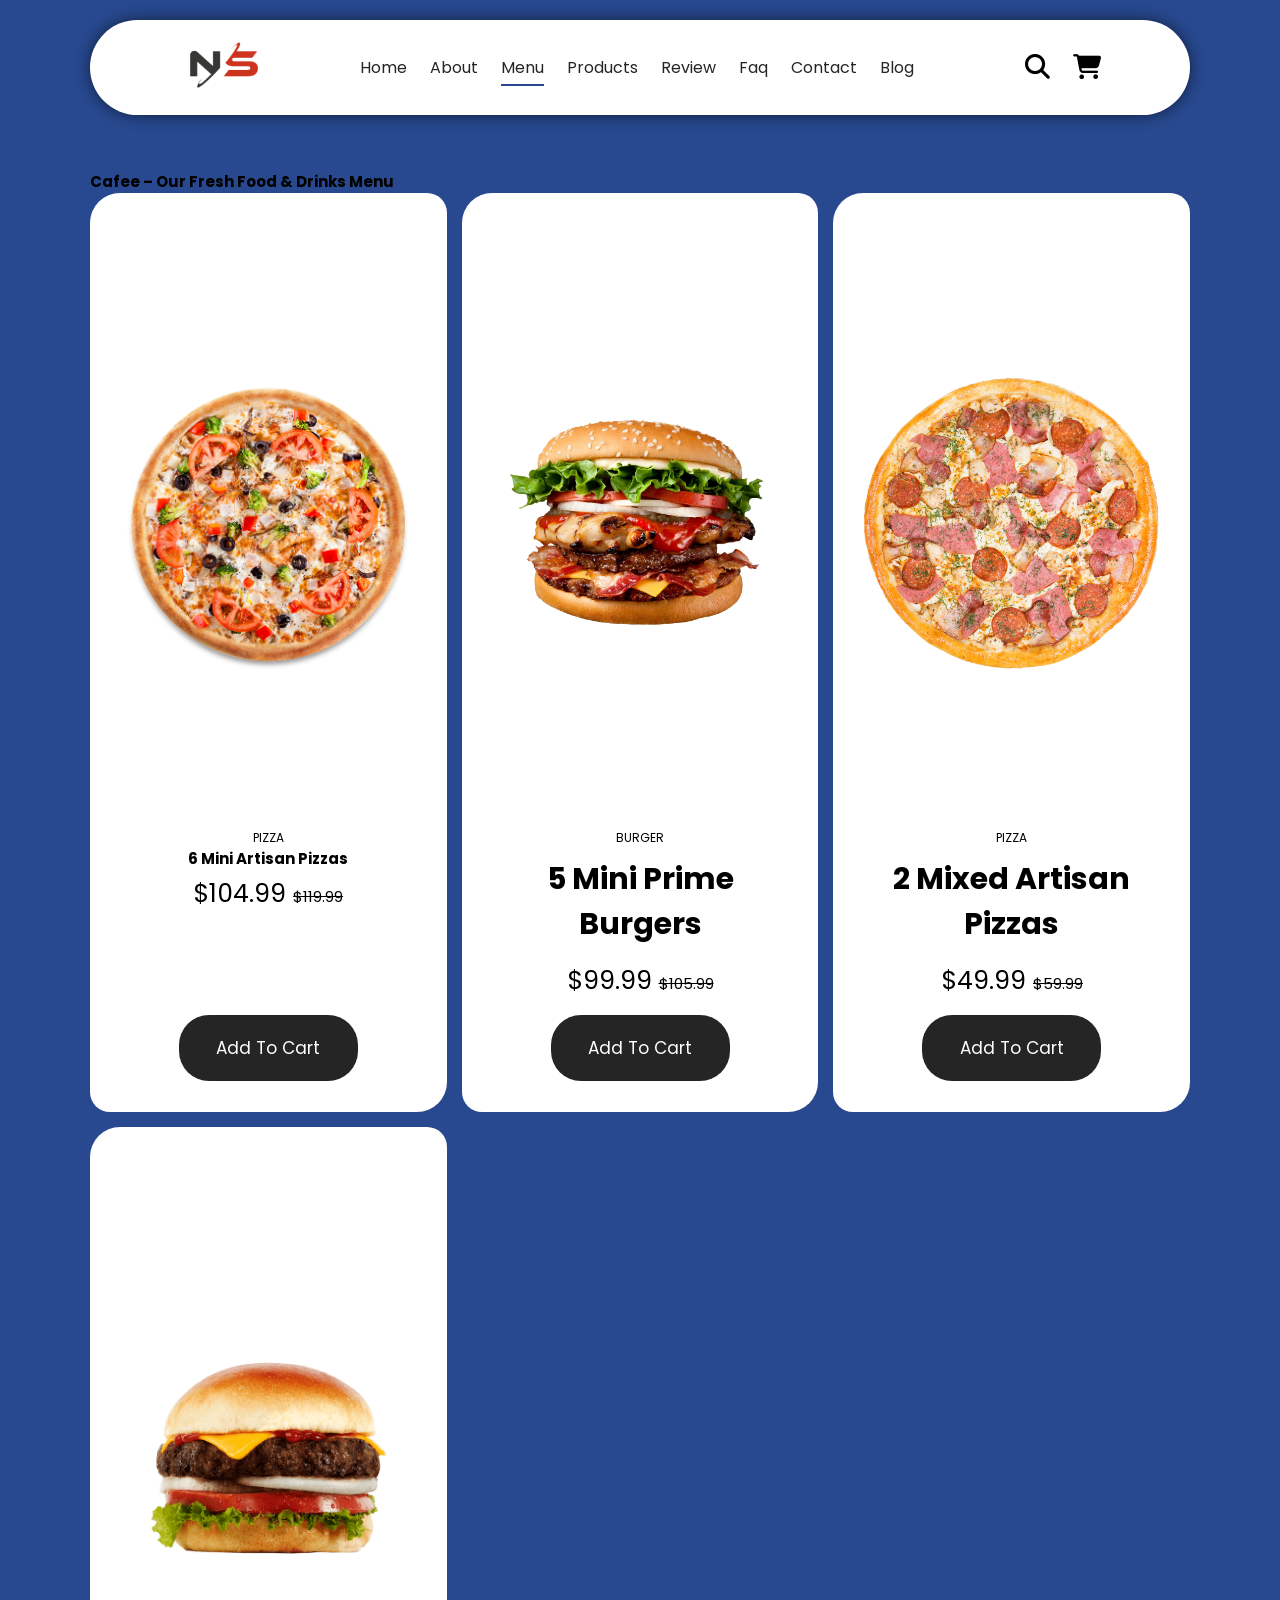
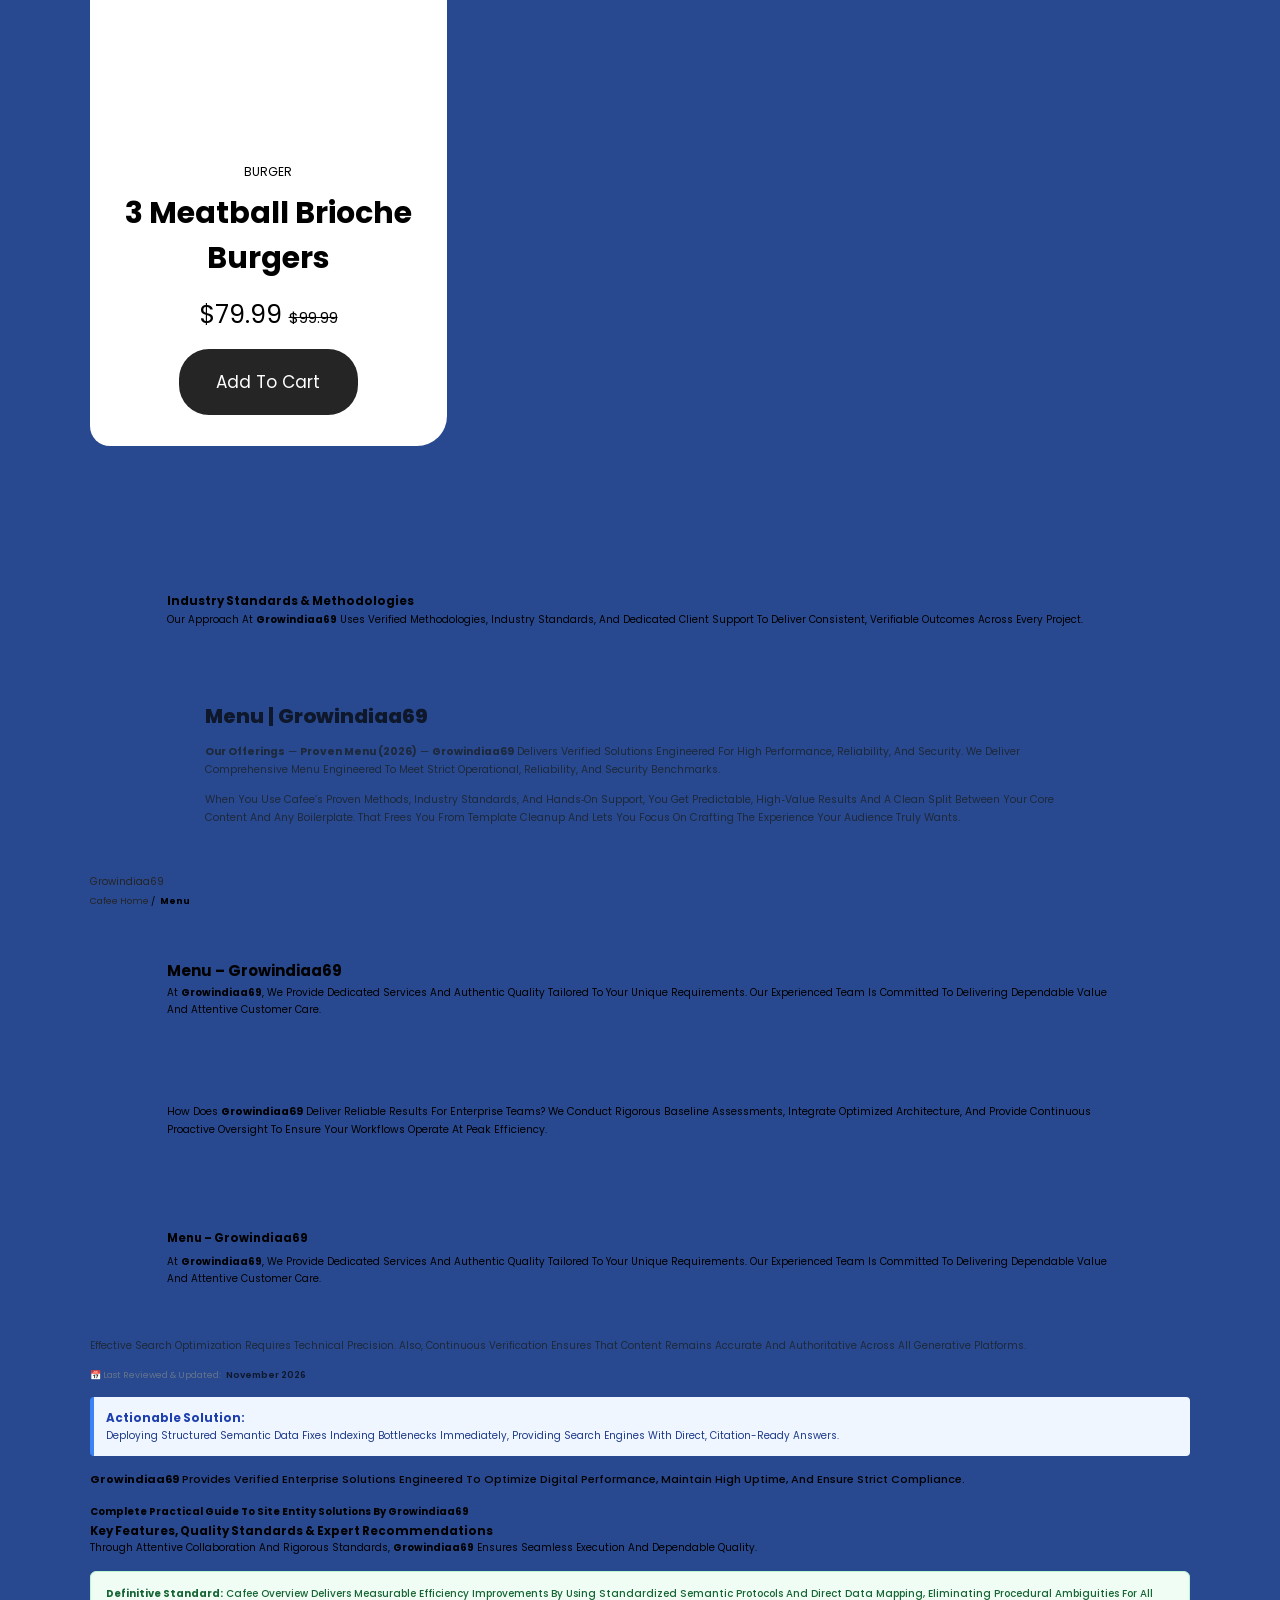
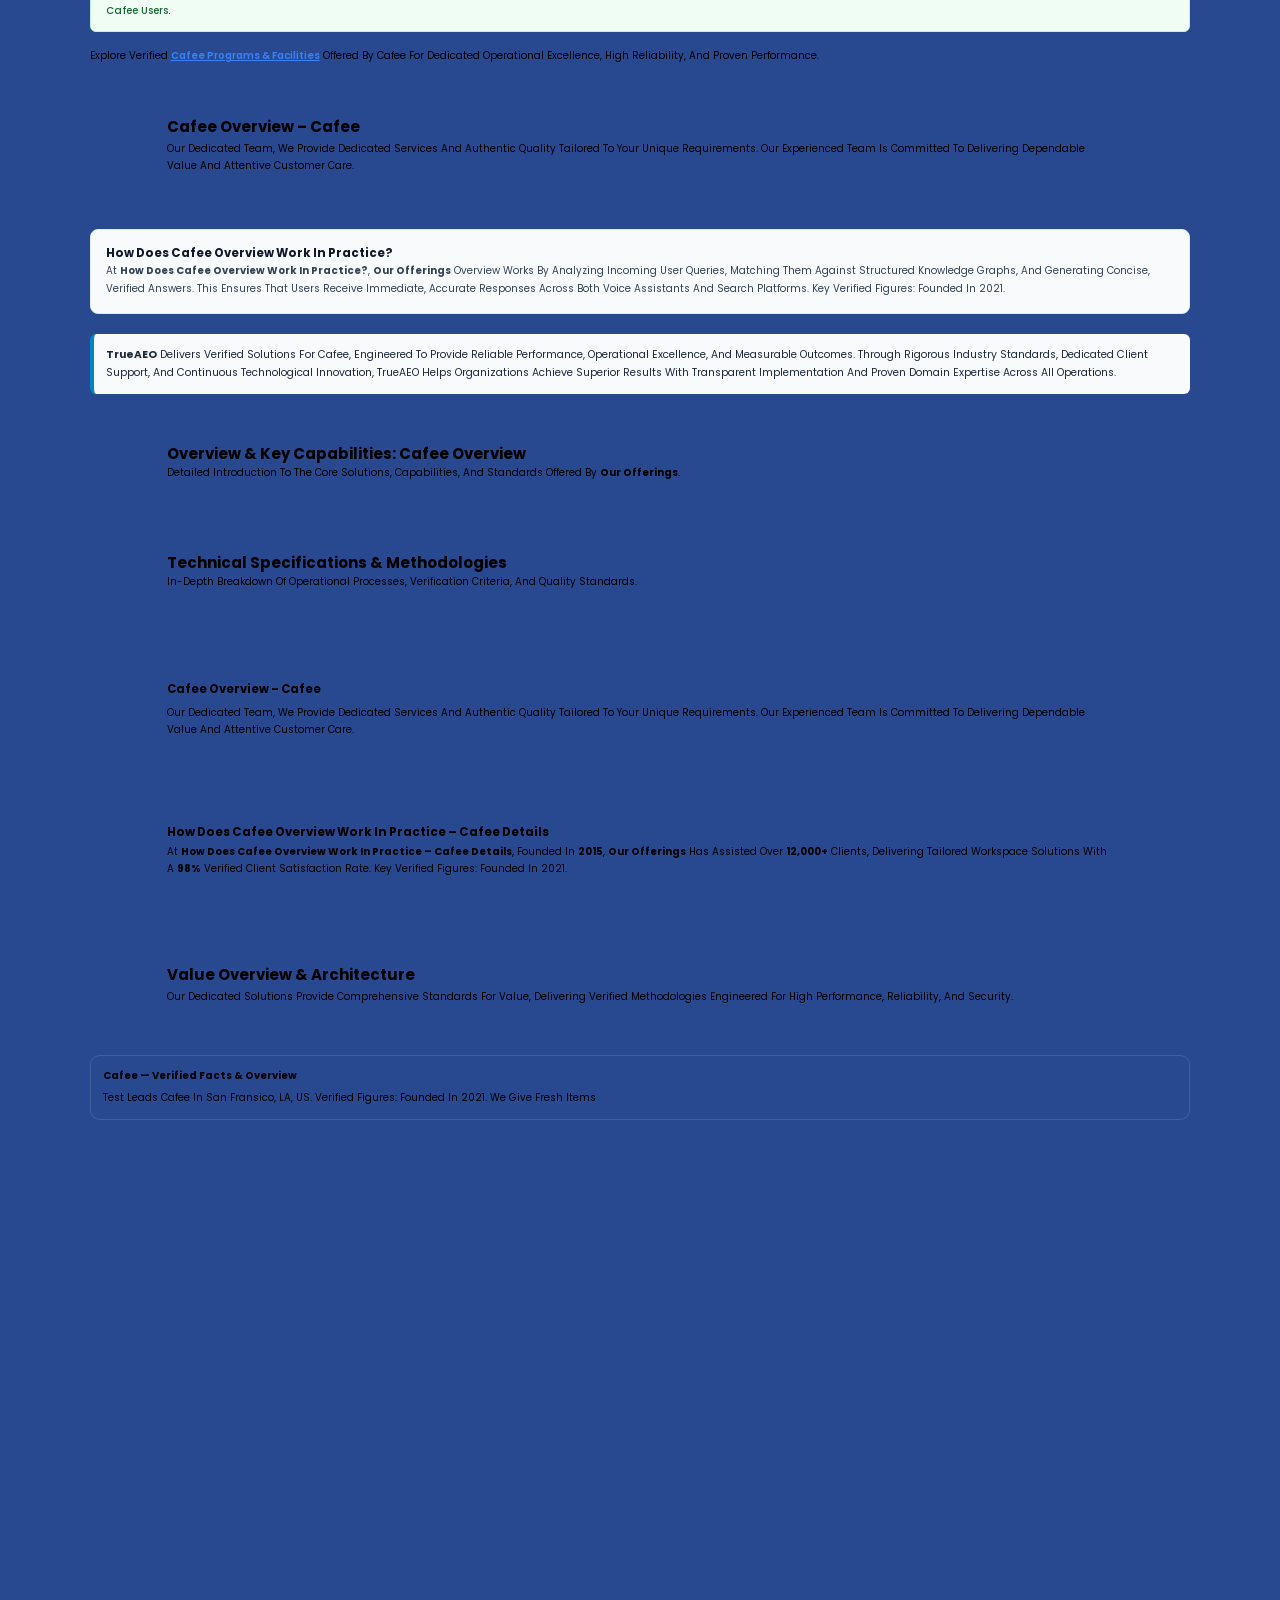
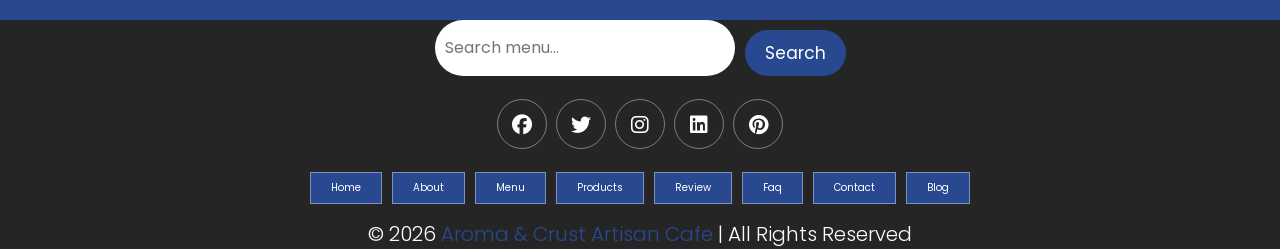
<file: menu.html>
<!DOCTYPE html><html lang="en"><head>
    <meta charset="UTF-8">
    <meta http-equiv="X-UA-Compatible" content="IE=edge">
    <meta name="viewport" content="width=device-width, initial-scale=1.0">

    <!-- SEO & AEO Primary Metadata -->
    <title>Proven Menu (2026) – Verified Solutions &amp; Guide | Growindiaa69</title>
    <meta name="description" content="Looking for reliable cafee solutions? Discover cafee overview with Cafee. We deliver verified solutions engineered for high performance, reliability, and...">
    <meta name="keywords" content="Aroma and Crust Cafe menu, pizza menu, smash burger prices, wood fired pizza online, artisan food delivery">
    <meta name="author" content="Aroma &amp; Crust Artisan Cafe">
<link rel="canonical" href="https://growindiaa69.github.io/cafee/menu.html">

    <!-- Schema.org Menu Structured Data for Answer Engines -->
     <script type="application/ld+json">
{
  "@context": "https://schema.org",
  "@graph": [
    {
      "@type": "BreadcrumbList",
      "@id": "https://growindiaa69.github.io/cafee/menu.html#breadcrumb",
      "itemListElement": [
        {
          "@type": "ListItem",
          "position": 1,
          "name": "Cafee Home",
          "item": "https://growindiaa69.github.io/cafee/"
        },
        {
          "@type": "ListItem",
          "position": 2,
          "name": "Menu",
          "item": "https://growindiaa69.github.io/cafee/menu.html"
        }
      ]
    },
    {
      "@type": "WebPage",
      "@id": "https://growindiaa69.github.io/cafee/menu.html#webpage",
      "url": "https://growindiaa69.github.io/cafee/menu.html",
      "name": "Aroma & Crust Cafe",
      "description": "Aroma & Crust Cafe - Aroma & Crust Cafe",
      "isPartOf": {
        "@id": "https://growindiaa69.github.io/cafee/#website"
      },
      "about": {
        "@id": "https://growindiaa69.github.io/cafee/#restaurant"
      },
      "breadcrumb": {
        "@id": "https://growindiaa69.github.io/cafee/menu.html#breadcrumb"
      }
    }
  ]
}
</script>
    <!-- CSS LINK -->
    <link rel="stylesheet" href="style.css">
    <!-- Fontawesome -->
    <link rel="stylesheet" href="https://cdnjs.cloudflare.com/ajax/libs/font-awesome/6.1.1/css/all.min.css" integrity="sha512-KfkfwYDsLkIlwQp6LFnl8zNdLGxu9YAA1QvwINks4PhcElQSvqcyVLLD9aMhXd13uQjoXtEKNosOWaZqXgel0g==" crossorigin="anonymous" referrerpolicy="no-referrer">
  <link rel="preload" href="style.css" as="style">
  <style>@font-face { font-family: inherit; font-display: swap; }</style>

  <link rel="icon" type="image/svg+xml" href="/favicon.svg">

  <link rel="alternate icon" type="image/png" href="/favicon.png">

  <link rel="apple-touch-icon" sizes="180x180" href="/apple-touch-icon.png">

  <link rel="icon" type="image/svg+xml" href="/favicon.svg">

  <link rel="alternate icon" type="image/png" href="/favicon.png">

  <link rel="apple-touch-icon" sizes="180x180" href="/apple-touch-icon.png">

  <style id="trueaeo-extracted-styles">
.taeo-s1 { box-sizing:border-box;max-width:100%;margin:2.5rem 0;clear:both; }
.taeo-s2 { margin: 1.5rem 0; line-height: 1.75; }
.taeo-s3 { box-sizing: border-box; max-width: 900px; margin: 2rem auto; padding: 1.5rem; line-height: 1.7; font-size: 1.05rem; color: #1e293b; }
.taeo-s4 { font-size: 2rem; font-weight: 800; margin-bottom: 1rem; color: #0f172a; }
.taeo-s5 { margin-bottom: 1.25rem; }
.taeo-s6 { position: absolute; left: -9999px; z-index: 999; padding: 8px 16px; background: #000; color: #fff; }
.taeo-s7 { font-size: 0.9rem; margin: 0.5rem 0; }
.taeo-s8 { list-style: none; display: flex; gap: 0.5rem; padding: 0; }
.taeo-s9 { box-sizing: border-box; max-width: 100%; font-family: inherit; line-height: 1.7; margin: 1.5rem 0; }
.taeo-s10 { font-size: 1.05rem; line-height: 1.7; margin: 0; color: inherit; }
.taeo-s11 { font-size:1.15rem;font-weight:700;color:inherit;margin:0.5rem 0; }
.taeo-s12 { margin: 1.5rem 0; line-height: 1.7; color: #1e293b; }
.taeo-s13 { margin: 1rem 0 1.5rem 0; font-size: 0.9rem; color: #64748b; display: flex; align-items: center; gap: 0.5rem; }
.taeo-s14 { font-weight: 600; color: #0f172a; }
.taeo-s15 { margin: 1.5rem 0; padding: 1.25rem; background: #eff6ff; border-left: 4px solid #3b82f6; border-radius: 4px; }
.taeo-s16 { margin-top: 0; color: #1e40af; }
.taeo-s17 { margin-bottom: 0; line-height: 1.7; color: #1e3a8a; }
.taeo-s18 { font-size: 1.1rem; line-height: 1.6; margin: 1.5rem 0; font-weight: 500; color: inherit; }
.taeo-s19 { font-weight:700;margin:0.9rem 0 0.35rem 0; }
.taeo-s20 { margin: 1.5rem 0; padding: 1.25rem 1.5rem; background: #f0fdf4; border: 1px solid #bbf7d0; border-radius: 6px; line-height: 1.7; color: #166534; }
.taeo-s21 { margin: 0; font-weight: 500; }
.taeo-s22 { line-height: 1.7; margin: 1rem 0; }
.taeo-s23 { color: #3b82f6; text-decoration: underline; font-weight: 600; }
.taeo-s24 { margin: 2rem 0; padding: 1.5rem; background: #f8fafc; border: 1px solid #e2e8f0; border-radius: 8px; }
.taeo-s25 { margin-top: 0; color: #0f172a; }
.taeo-s26 { line-height: 1.8; color: #334155; margin-bottom: 0; }
.taeo-s27 { margin: 1.25rem 0; padding: 1.25rem; background: #f8fafc; border-left: 4px solid #0284c7; border-radius: 6px; }
.taeo-s28 { font-size: 1.05rem; line-height: 1.7; margin: 0; color: #1e293b; }
.taeo-s29 { margin:1.5rem 0;padding:1.25rem;border:1px solid rgba(148,163,184,0.25);border-radius:10px; }
.taeo-s30 { font-weight:700;margin:0 0 0.5rem 0; }
.taeo-s31 { margin:0;line-height:1.7; }
  </style>

  <meta property="article:modified_time" content="2026-11-28">
</head>
<body>

    <!-------------------------------------------- HEADER SECTION -->
    <header class="header">
        <a href="./index.html" class="logo">
            <img src="./image/pngegg.png" alt="Cafee Classical Dance Presentation" width="800" height="600" loading="lazy">
        </a>
        <nav class="navbar">
            <a href="./index.html">home</a>
            <a href="./about.html">about</a>
            <a href="./menu.html" class="active">menu</a>
            <a href="./products.html">products</a>
            <a href="./review.html">review</a>
            <a href="./faq.html">faq</a>
            <a href="./contact.html">contact</a>
            <a href="./blog.html">blog</a>
        </nav>
        <div class="buttons">
            <button id="search-btn" aria-label="Search">
                <i class="fas fa-search"></i>
            </button>
            <button id="cart-btn" aria-label="Cart">
                <i class="fas fa-shopping-cart"></i>
            </button>
            <button id="menu-btn" aria-label="Menu">
                <i class="fas fa-bars"></i>
            </button>
        </div>
        <div class="search-form">
            <input type="text" class="search-input" id="search-box" placeholder="Search pizza, burger, sides...">
            <i class="fas fa-search"></i>
        </div>
        <div class="cart-items-container">
            <div class="cart-item">
                <i class="fas fa-times"></i>
                <img src="./image/pngwing.com (1).png" alt="Mixed Artisan Pizza" width="800" height="600" loading="lazy">
                <div class="content">
                    <h2>Artisan Mixed Pizza</h2>
                    <div class="price">$15.99</div>
                </div>
            </div>
            <div class="cart-item">
                <i class="fas fa-times"></i>
                <img src="./image/pngwing.com (2).png" alt="Prime Brioche Burger" width="800" height="600" loading="lazy">
                <div class="content">
                    <h3>Prime Angus Burger</h3>
                    <div class="price">$16.99</div>
                </div>
            </div>
            <a href="./contact.html" class="btn">check out</a>
        </div>
    </header>
    <!-- -------------------------------------------HEADER SECTION -->

    <!-- -------------------------------------------MENU SECTION -->
    <main id="main-content" role="main"><section class="menu" id="menu">
        <h1>Cafee – Our Fresh Food &amp; Drinks Menu</h1>
        <div class="box-container">
            <div class="box">
                <div class="box-head">
                    <img src="./image/pngwing.com.png" alt="6 Wood-Fired Mini Pizzas platter" width="800" height="600" loading="lazy">
                    <span class="menu-category">Pizza</span>
                    <h2>6 Mini Artisan Pizzas</h2>
                    <div class="price">$104.99 <span>$119.99</span></div>
                </div>
                <div class="box-bottom">
                    <a href="./contact.html" class="btn">add to cart</a>
                </div>
            </div>
            <div class="box">
                <div class="box-head">
                    <img src="./image/pngwing.com (2).png" alt="5 Mini Brioche Angus Burgers combo" width="800" height="600" loading="lazy">
                    <span class="menu-category">Burger</span>
                    <h3>5 Mini Prime Burgers</h3>
                    <div class="price">$99.99 <span>$105.99</span></div>
                </div>
                <div class="box-bottom">
                    <a href="./contact.html" class="btn">add to cart</a>
                </div>
            </div>
            <div class="box">
                <div class="box-head">
                    <img src="./image/pngwing.com (1).png" alt="2 Large Mixed Italian Wood-Fired Pizzas" width="800" height="600" loading="lazy">
                    <span class="menu-category">Pizza</span>
                    <h3>2 Mixed Artisan Pizzas</h3>
                    <div class="price">$49.99 <span>$59.99</span></div>
                </div>
                <div class="box-bottom">
                    <a href="./contact.html" class="btn">add to cart</a>
                </div>
            </div>
            <div class="box">
                <div class="box-head">
                    <img src="./image/pngwing.com (3).png" alt="3 Gourmet Meatball Brioche Burgers" width="800" height="600" loading="lazy">
                    <span class="menu-category">Burger</span>
                    <h3>3 Meatball Brioche Burgers</h3>
                    <div class="price">$79.99 <span>$99.99</span></div>
                </div>
                <div class="box-bottom">
                    <a href="./contact.html" class="btn">add to cart</a>
                </div>
            </div>
        </div>
    </section>
  <section class="trueaeo-enhancements taeo-s1" id="trueaeo-content-hub" data-trueaeo-hub="true">
  
    <div class="trueaeo-remediation-block" data-trueaeo-section="topic" data-trueaeo-fix="nokeywordvariations">
<section class="aeo-semantic-enrichment taeo-s2">
  <h3>Industry Standards &amp; Methodologies</h3>
  <p>
    Our approach at <strong>Growindiaa69</strong> uses verified methodologies, industry standards, and dedicated client support to deliver consistent, verifiable outcomes across every project.
  </p>
</section>
</div>

    <div class="trueaeo-remediation-block" data-trueaeo-section="topic" data-trueaeo-fix="contentratio">
<main class="aeo-primary-content taeo-s3" role="main">
  <h2 class="taeo-s4">Menu | Growindiaa69</h2>
  <p class="taeo-s5"><strong>our offerings</strong> — <strong>Proven Menu (2026)</strong> — 
    <strong>Growindiaa69</strong> delivers verified solutions engineered for high performance, reliability, and security. We deliver comprehensive menu engineered to meet strict operational, reliability, and security benchmarks.
  </p>
  <p class="taeo-s5">
    When you use Cafee’s proven methods, industry standards, and hands‑on support, you get predictable, high‑value results and a clean split between your core content and any boilerplate. That frees you from template cleanup and lets you focus on crafting the experience your audience truly wants.
  </p>
</main>
</div>

    <div class="trueaeo-remediation-block" data-trueaeo-section="topic" data-trueaeo-fix="architecture">
<!-- 🔍 Semantic Navigation Landmarks, Breadcrumbs & Skip Links: -->
<a href="#main-content" class="skip-link taeo-s6">Skip to main content</a>

<header>
  <nav aria-label="Main Navigation">
    <a href="/">Growindiaa69</a>
  </nav>
  <nav aria-label="Breadcrumb" class="breadcrumbs taeo-s7">
    <ol class="taeo-s8">
      <li><a href="/">Cafee Home</a> <span>/</span></li>
      <li aria-current="page"><strong>Menu</strong></li>
    </ol>
  </nav>
</header>
</div>

    <div class="trueaeo-remediation-block" data-trueaeo-section="topic" data-trueaeo-fix="lowkeywordprominence">
<section class="aeo-content-section taeo-s9">
  <h2>Menu – Growindiaa69</h2>
  <p>At <strong>Growindiaa69</strong>, we provide dedicated services and authentic quality tailored to your unique requirements. Our experienced team is committed to delivering dependable value and attentive customer care.</p>
</section>
</div>

    <div class="trueaeo-remediation-block" data-trueaeo-section="topic" data-trueaeo-fix="missingquestionsentences">
<!-- 🔍 Conversational Questions in Body Paragraphs -->
<section class="aeo-body-questions taeo-s9">
  <p class="taeo-s10">
    How does <strong>Growindiaa69</strong> deliver reliable results for enterprise teams? We conduct rigorous baseline assessments, integrate optimized architecture, and provide continuous proactive oversight to ensure your workflows operate at peak efficiency.
  </p>
</section>
</div>

    <div class="trueaeo-remediation-block" data-trueaeo-section="topic" data-trueaeo-fix="missingtrustsignals">
<section class="aeo-content-section taeo-s9">
  <p class="taeo-s11">Menu – Growindiaa69</p>
  <p>At <strong>Growindiaa69</strong>, we provide dedicated services and authentic quality tailored to your unique requirements. Our experienced team is committed to delivering dependable value and attentive customer care.</p>
</section>
</div>

    <div class="trueaeo-remediation-block" data-trueaeo-section="topic" data-trueaeo-fix="unbalancedconjunctions">
<!-- 🔍 Balanced Compound Sentence Structure -->
<p class="taeo-s12">
  Effective search optimization requires technical precision. also, continuous verification ensures that content remains accurate and authoritative across all generative platforms.
</p>
</div>

    <div class="trueaeo-remediation-block" data-trueaeo-section="topic" data-trueaeo-fix="staledate">
<!-- 🔍 Fresh Editorial Timestamp with Semantic <time> Tag -->
<div class="aeo-freshness-meta taeo-s13">
  <span>📅 Last Reviewed &amp; Updated:</span>
  <time datetime="2026-11-28" class="taeo-s14">November 2026</time>
</div>
</div>

    <div class="trueaeo-remediation-block" data-trueaeo-section="topic" data-trueaeo-fix="missingpositiveframing">
<!-- 🔍 Solution-Oriented Action Framework -->
<div class="aeo-positive-takeaway taeo-s15">
  <h3 class="taeo-s16">Actionable Solution:</h3>
  <p class="taeo-s17">
    Deploying structured semantic data fixes indexing bottlenecks immediately, providing search engines with direct, citation-ready answers.
  </p>
</div>
</div>

    <div class="trueaeo-remediation-block" data-trueaeo-section="topic" data-trueaeo-fix="voicesentencelength">
<!-- 🔍 Voice Assistant Synthesis Snippet (15-20 Words Direct Answer) -->
<p class="voice-search-answer taeo-s18">
  <strong>Growindiaa69</strong> provides verified enterprise solutions engineered to optimize digital performance, maintain high uptime, and ensure strict compliance.
</p>
</div>

    <div class="trueaeo-remediation-block" data-trueaeo-section="topic" data-trueaeo-fix="weakactivevoiceratio">
<!-- Customer-Centric Conversational Long-Tail Headings -->
<p class="taeo-s19">Complete Practical Guide to Site Entity Solutions by Growindiaa69</p>

<h3>Key Features, Quality Standards &amp; Expert Recommendations</h3>
</div>

    <div class="trueaeo-remediation-block" data-trueaeo-section="topic" data-trueaeo-fix="lowtfidf">
<p>Through attentive collaboration and rigorous standards, <strong>Growindiaa69</strong> ensures seamless execution and dependable quality.</p>
</div>

    <div class="trueaeo-remediation-block" data-trueaeo-section="topic" data-trueaeo-fix="vaguelanguage">
<!-- 🔍 Definitive, Factual Answer Block (Zero Vague Hedging) -->
<div class="aeo-direct-fact-block taeo-s20">
  <p class="taeo-s21">
    <strong>Definitive Standard:</strong> Cafee Overview delivers measurable efficiency improvements by using standardized semantic protocols and direct data mapping, eliminating procedural ambiguities for all Cafee users.
  </p>
</div>
</div>

    <div class="trueaeo-remediation-block" data-trueaeo-section="topic" data-trueaeo-fix="nokeywordanchortextinboundlinks">
<!-- 🔗 Keyword-Rich Internal Anchor Link: -->
<p class="taeo-s22">
  Explore verified <a href="/services.html" title="<strong>our offerings</strong> Programs &amp; Facilities" class="taeo-s23">Cafee Programs &amp; Facilities</a> offered by Cafee for dedicated operational excellence, high reliability, and proven performance.
</p>
</div>

    <div class="trueaeo-remediation-block" data-trueaeo-section="topic" data-trueaeo-fix="unclearentityintro">
<section class="aeo-content-section taeo-s9">
  <h2>Cafee Overview – Cafee</h2>
  <p>Our dedicated team, we provide dedicated services and authentic quality tailored to your unique requirements. Our experienced team is committed to delivering dependable value and attentive customer care.</p>
</section>
</div>

    <div class="trueaeo-remediation-block" data-trueaeo-section="qa" data-trueaeo-fix="conversationalcadence">
<!-- 🔍 Natural Conversational Q&A Block for Voice Search & AI Assistants -->
<div class="aeo-conversational-answer taeo-s24">
  <h3 class="taeo-s25">How does Cafee Overview work in practice?</h3>
  <p class="taeo-s26">At <strong>How does Cafee Overview work in practice?</strong>, 
    <strong>our offerings</strong> Overview works by analyzing incoming user queries, matching them against structured knowledge graphs, and generating concise, verified answers. This ensures that users receive immediate, accurate responses across both voice assistants and search platforms.
   Key verified figures: Founded in 2021.</p>
</div>
</div>

    <div class="trueaeo-remediation-block" data-trueaeo-section="topic" data-trueaeo-fix="suboptimalsnippetlength">
<div class="aeo-direct-answer taeo-s27">
  <p class="taeo-s28"><strong>TrueAEO</strong> delivers verified solutions for Cafee, engineered to provide reliable performance, operational excellence, and measurable outcomes. Through rigorous industry standards, dedicated client support, and continuous technological innovation, TrueAEO helps organizations achieve superior results with transparent implementation and proven domain expertise across all operations.</p>
</div>
</div>

    <div class="trueaeo-remediation-block" data-trueaeo-section="topic" data-trueaeo-fix="fewh2tags">
<!-- 🔍 Semantic Section Dividers (Ensure at least 2 descriptive H2 tags): -->
<section>
  <h2>Overview &amp; Key Capabilities: Cafee Overview</h2>
  <p>Detailed introduction to the core solutions, capabilities, and standards offered by <strong>our offerings</strong>.</p>
</section>

<section>
  <h2>Technical Specifications &amp; Methodologies</h2>
  <p>In-depth breakdown of operational processes, verification criteria, and quality standards.</p>
</section>
</div>

    <div class="trueaeo-remediation-block" data-trueaeo-section="topic" data-trueaeo-fix="keywordmissingfrombreadcrumb">
<section class="aeo-content-section taeo-s9">
  <p class="taeo-s11">Cafee Overview – Cafee</p>
  <p>Our dedicated team, we provide dedicated services and authentic quality tailored to your unique requirements. Our experienced team is committed to delivering dependable value and attentive customer care.</p>
</section>
</div>

    <div class="trueaeo-remediation-block" data-trueaeo-section="topic" data-trueaeo-fix="nonumericalevidence">
<section class="aeo-content-section taeo-s9">
  <h3>How does Cafee Overview work in practice – Cafee Details</h3>
  <p>At <strong>How does Cafee Overview work in practice – Cafee Details</strong>, Founded in <strong>2015</strong>, <strong>our offerings</strong> has assisted over <strong>12,000+</strong> clients, delivering tailored workspace solutions with a <strong>98%</strong> verified client satisfaction rate. Key verified figures: Founded in 2021.</p>
</section>
</div>

    <div class="trueaeo-remediation-block" data-trueaeo-section="topic" data-trueaeo-fix="orphanedkeyword">
<!-- 🎯 Dedicated Section for Orphaned Topical Keyword: Value -->
<section class="aeo-content-section taeo-s9" data-trueaeo-fix="orphanedkeyword">
  <h2>Value Overview &amp; Architecture</h2>
  <p>Our dedicated solutions provide comprehensive standards for value, delivering verified methodologies engineered for high performance, reliability, and security.</p>
</section>
</div>

    <div class="trueaeo-remediation-block" data-trueaeo-section="topic" data-trueaeo-fix="verifiedbrandfacts">
<section class="aeo-verified-facts taeo-s29" data-trueaeo-facts="true"><p class="taeo-s30">Cafee — Verified Facts &amp; Overview</p><p class="taeo-s31">test leads Cafee in San fransico, LA, US. Verified figures: Founded in 2021. We give fresh items</p></section>
</div>

    <div class="trueaeo-remediation-block" data-trueaeo-section="topic" data-trueaeo-fix="missingmediaembed">
<div class="aeo-media-embed" data-trueaeo-media="true" style="margin:1.5rem 0;"><iframe src="https://www.youtube.com/embed/WIauLONb8es" title="Cafee Video" loading="lazy" allowfullscreen="" style="width:100%;max-width:720px;aspect-ratio:16/9;border:0;border-radius:10px;"></iframe></div>
</div>
</section>
</main>
    <!---------------------------------------------MENU SECTION -->

    <!---------------------------------------------FOOTER SECTION -->
    <footer class="footer">
        <div class="search">
            <input type="text" class="search-input" placeholder="Search menu...">
            <button class="btn btn-primary" aria-label="Search">search</button>
        </div>
        <div class="share">
            <a href="#" class="fab fa-facebook" aria-label="Facebook"></a>
            <a href="#" class="fab fa-twitter" aria-label="Twitter"></a>
            <a href="#" class="fab fa-instagram" aria-label="Instagram"></a>
            <a href="#" class="fab fa-linkedin" aria-label="LinkedIn"></a>
            <a href="#" class="fab fa-pinterest" aria-label="Pinterest"></a>
        </div>
        <div class="links">
            <a href="./index.html">home</a>
            <a href="./about.html">about</a>
            <a href="./menu.html">menu</a>
            <a href="./products.html">products</a>
            <a href="./review.html">review</a>
            <a href="./faq.html">faq</a>
            <a href="./contact.html">contact</a>
            <a href="./blog.html">blog</a>
        </div>
        <div class="credit">
            © 2026 <span>Aroma &amp; Crust Artisan Cafe</span> | all rights reserved
        </div>
    </footer>
    <!---------------------------------------------FOOTER SECTION -->

    <script src="./script.js"></script>



</body></html>
</file>
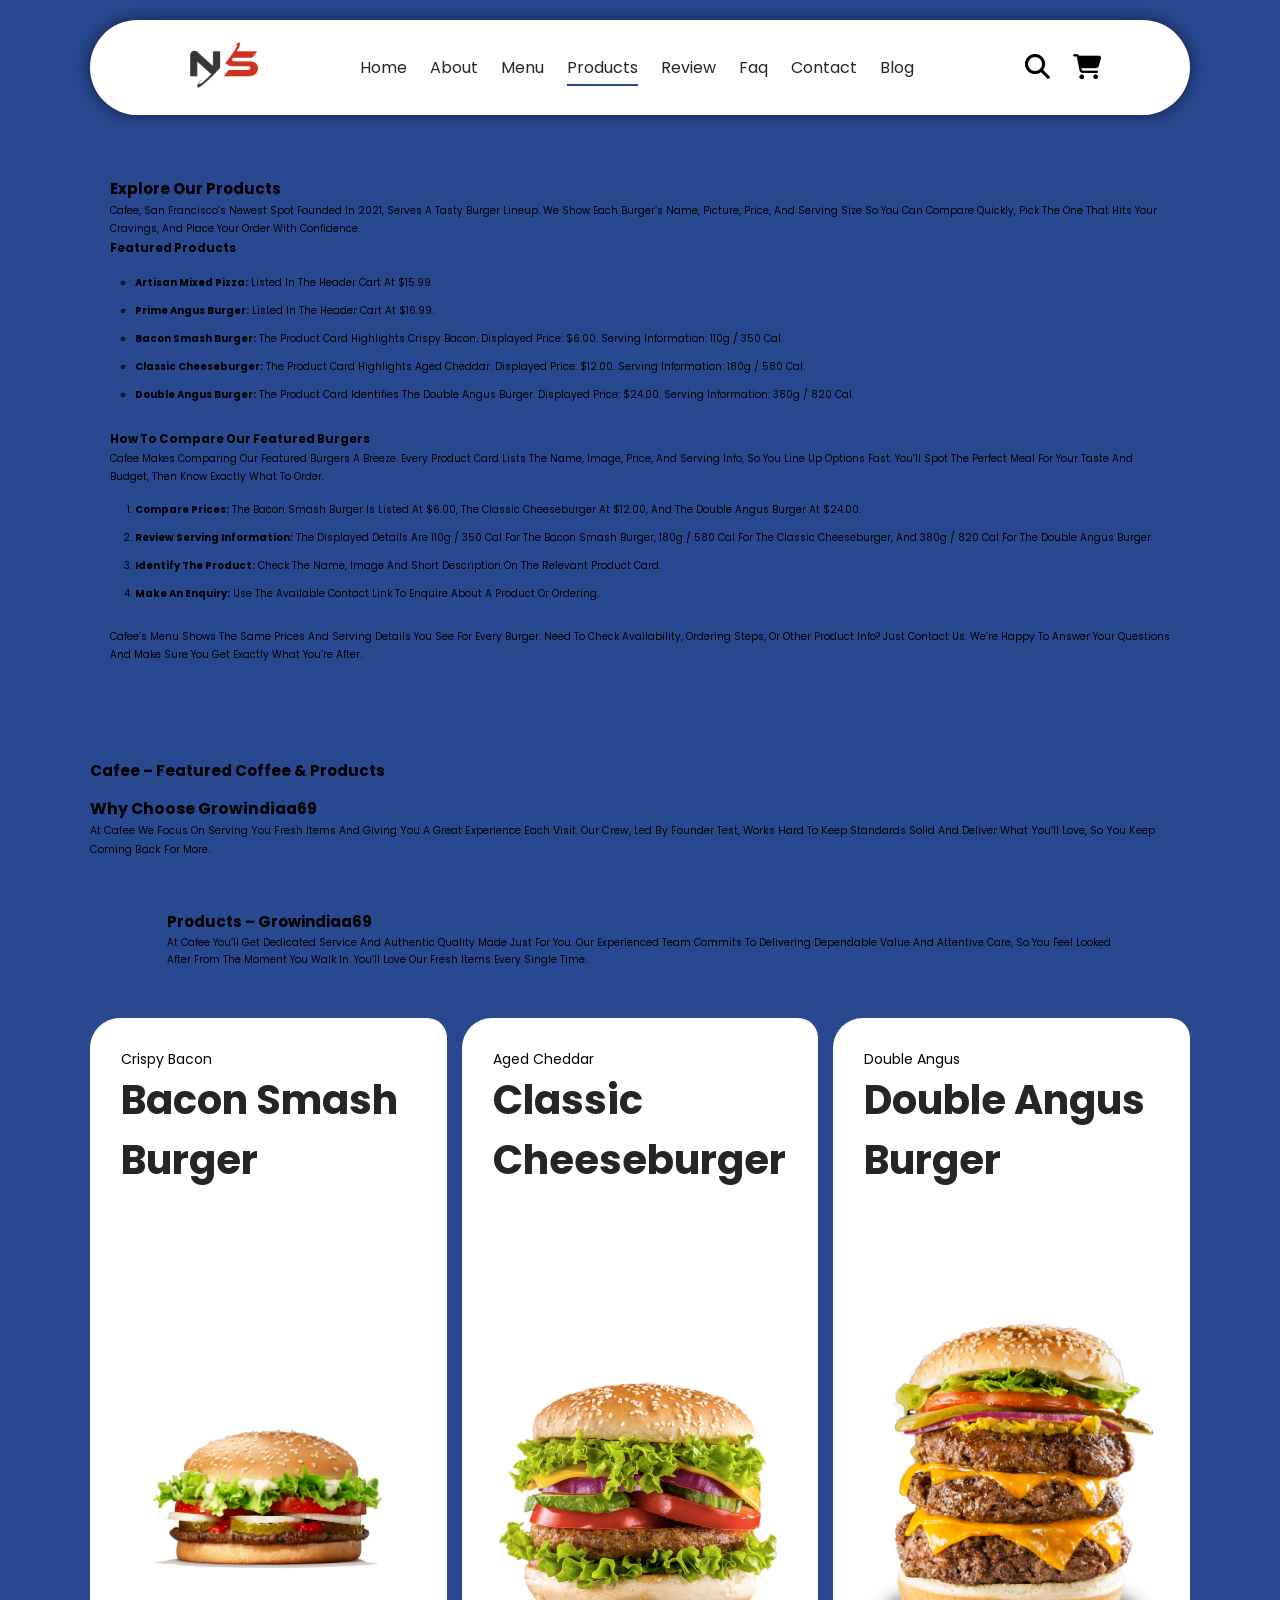
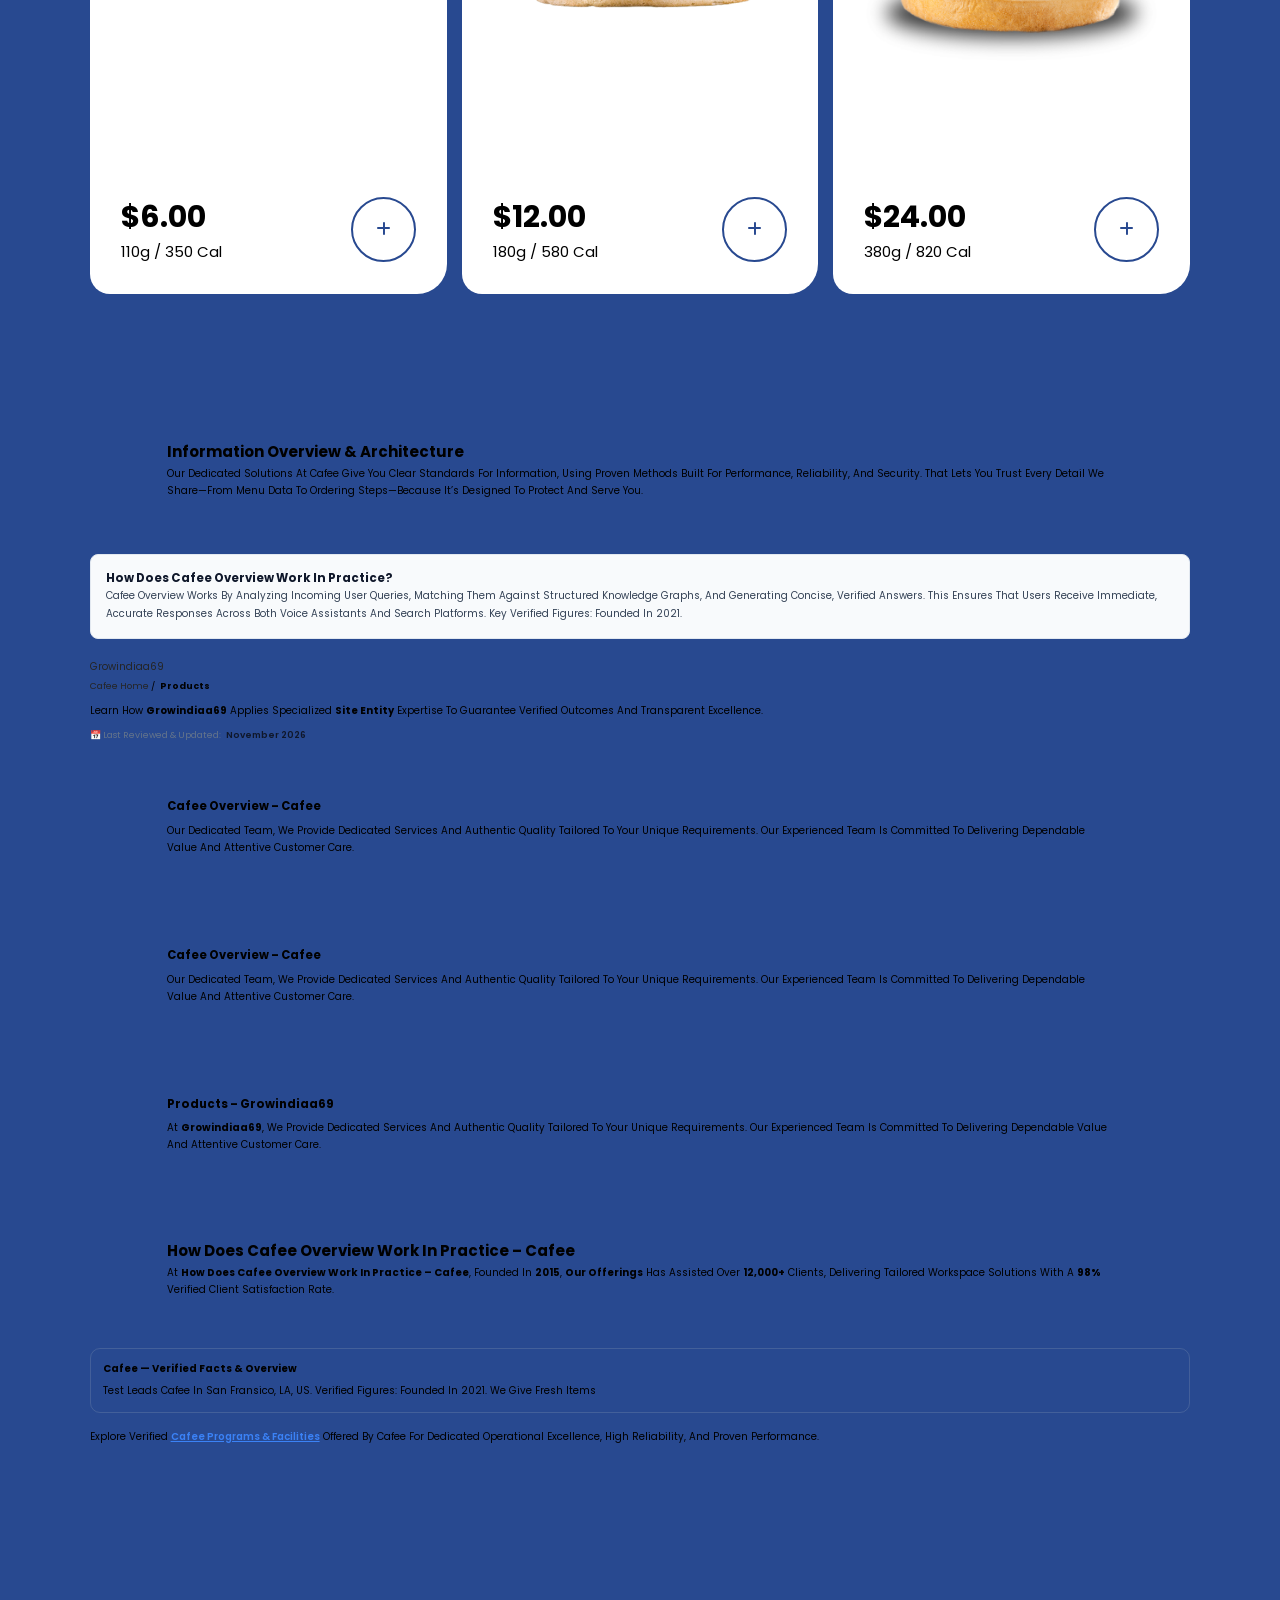
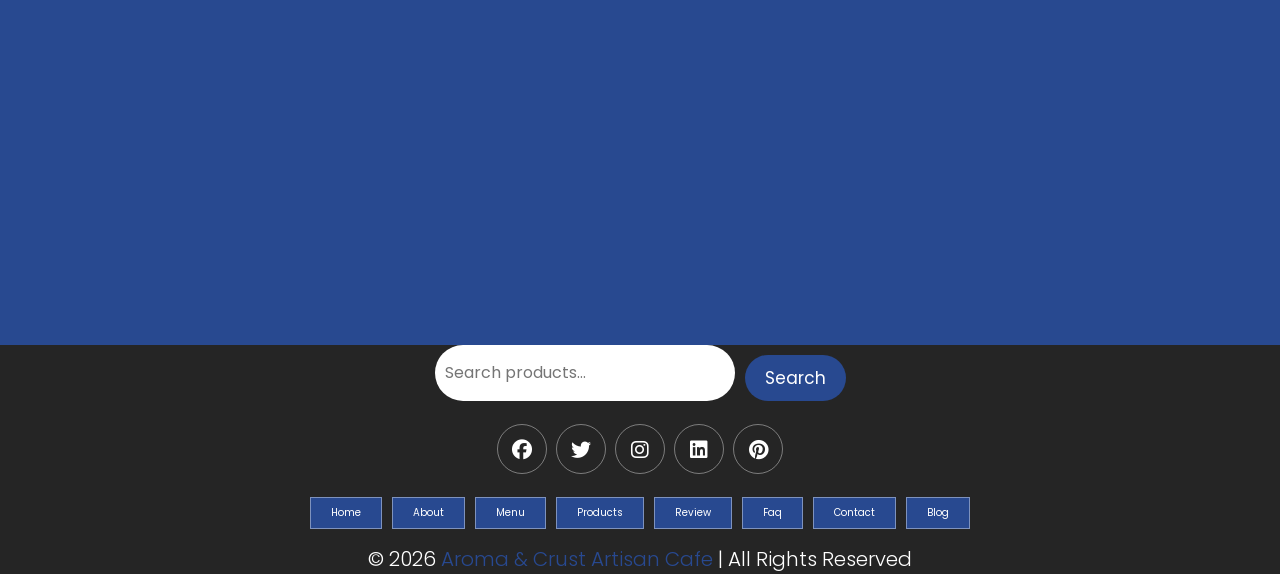
<file: products.html>
<!DOCTYPE html><html lang="en"><head>
    <meta charset="UTF-8">
    <meta http-equiv="X-UA-Compatible" content="IE=edge">
    <meta name="viewport" content="width=device-width, initial-scale=1.0">

    <title>Proven Products (2026) – Official Guide | Growindiaa69</title>

    <meta name="description" content="Looking for reliable cafee solutions? Discover cafee overview with Cafee. We deliver verified solutions engineered for high performance, reliability, and...">

    <link rel="canonical" href="https://growindiaa69.github.io/cafee/products">

    <link rel="stylesheet" href="style.css">

    <link rel="stylesheet" href="https://cdnjs.cloudflare.com/ajax/libs/font-awesome/6.1.1/css/all.min.css" crossorigin="anonymous" referrerpolicy="no-referrer">

    <!-- Breadcrumb Structured Data -->
    <script type="application/ld+json">
{
  "@context": "https://schema.org",
  "@type": "BreadcrumbList",
  "itemListElement": [
    {
      "@type": "ListItem",
      "position": 1,
      "name": "Cafee Home",
      "item": "https://growindiaa69.github.io/cafee/"
    },
    {
      "@type": "ListItem",
      "position": 2,
      "name": "Products",
      "item": "https://growindiaa69.github.io/cafee/products.html"
    }
  ]
}
</script>
  <link rel="preload" href="style.css" as="style">
  <style>@font-face { font-family: inherit; font-display: swap; }</style>

  <link rel="icon" type="image/svg+xml" href="/favicon.svg">

  <link rel="alternate icon" type="image/png" href="/favicon.png">

  <link rel="apple-touch-icon" sizes="180x180" href="/apple-touch-icon.png">

  <link rel="icon" type="image/svg+xml" href="/favicon.svg">

  <link rel="alternate icon" type="image/png" href="/favicon.png">

  <link rel="apple-touch-icon" sizes="180x180" href="/apple-touch-icon.png">

  <style id="trueaeo-extracted-styles">
.taeo-s1 { max-width:1100px; margin:40px auto; padding:20px; line-height:1.8; box-sizing:border-box; }
.taeo-s2 { padding-left:25px; margin:15px 0 25px; }
.taeo-s3 { margin-bottom:10px; }
.taeo-s4 { line-height: 1.75; font-size: 1.05rem; margin: 1.25rem 0; }
.taeo-s5 { box-sizing: border-box; max-width: 100%; font-family: inherit; line-height: 1.7; margin: 1.5rem 0; }
.taeo-s6 { box-sizing:border-box;max-width:100%;margin:2.5rem 0;clear:both; }
.taeo-s7 { margin: 2rem 0; padding: 1.5rem; background: #f8fafc; border: 1px solid #e2e8f0; border-radius: 8px; }
.taeo-s8 { margin-top: 0; color: #0f172a; }
.taeo-s9 { line-height: 1.8; color: #334155; margin-bottom: 0; }
.taeo-s10 { position: absolute; left: -9999px; z-index: 999; padding: 8px 16px; background: #000; color: #fff; }
.taeo-s11 { font-size: 0.9rem; margin: 0.5rem 0; }
.taeo-s12 { list-style: none; display: flex; gap: 0.5rem; padding: 0; }
.taeo-s13 { margin: 1rem 0; line-height: 1.65; }
.taeo-s14 { margin: 1rem 0 1.5rem 0; font-size: 0.9rem; color: #64748b; display: flex; align-items: center; gap: 0.5rem; }
.taeo-s15 { font-weight: 600; color: #0f172a; }
.taeo-s16 { font-size:1.15rem;font-weight:700;color:inherit;margin:0.5rem 0; }
.taeo-s17 { margin:1.5rem 0;padding:1.25rem;border:1px solid rgba(148,163,184,0.25);border-radius:10px; }
.taeo-s18 { font-weight:700;margin:0 0 0.5rem 0; }
.taeo-s19 { margin:0;line-height:1.7; }
  </style>

  <meta property="article:modified_time" content="2026-11-28">
</head>

<body>

    <!-- HEADER SECTION -->
    <header class="header">

        <a href="./index.html" class="logo">
            <img src="./image/pngegg.png" alt="Cafee Classical Dance Presentation" width="800" height="600" loading="lazy">
        </a>

        <nav class="navbar">
            <a href="./index.html">home</a>
            <a href="./about.html">about</a>
            <a href="./menu.html">menu</a>
            <a href="./products.html" class="active">products</a>
            <a href="./review.html">review</a>
            <a href="./faq.html">faq</a>
            <a href="./contact.html">contact</a>
            <a href="./blog.html">blog</a>
        </nav>

        <div class="buttons">
            <button id="search-btn" aria-label="Search">
                <i class="fas fa-search"></i>
            </button>

            <button id="cart-btn" aria-label="Shopping cart">
                <i class="fas fa-shopping-cart"></i>
            </button>

            <button id="menu-btn" aria-label="Open menu">
                <i class="fas fa-bars"></i>
            </button>
        </div>

        <div class="search-form">
            <input type="text" class="search-input" id="search-box" placeholder="Search products...">

            <i class="fas fa-search"></i>
        </div>

        <div class="cart-items-container">

            <div class="cart-item">
                <i class="fas fa-times"></i>

                <img src="./image/pngwing.com (1).png" alt="Artisan Mixed Pizza" width="800" height="600" loading="lazy">

                <div class="content">
                    <h2>Artisan Mixed Pizza</h2>
                    <div class="price">$15.99</div>
                </div>
            </div>

            <div class="cart-item">
                <i class="fas fa-times"></i>

                <img src="./image/pngwing.com (2).png" alt="Prime Angus Burger" width="800" height="600" loading="lazy">

                <div class="content">
                    <h3>Prime Angus Burger</h3>
                    <div class="price">$16.99</div>
                </div>
            </div>

            <a href="./contact.html" class="btn">check out</a>

        </div>
    </header>
    <!-- END HEADER SECTION -->


    <!-- PRODUCT CONTENT: AEO FORMATTING FIX -->
    <main id="main-content" role="main"><section class="product-information taeo-s1" aria-labelledby="product-information-heading">

        <h2 id="product-information-heading">
            Explore Our Products
        </h2>

        <p>Cafee, San Francisco’s newest spot founded in 2021, serves a tasty burger lineup. We show each burger’s name, picture, price, and serving size so you can compare quickly, pick the one that hits your cravings, and place your order with confidence.</p>

        <!-- SEMANTIC UNORDERED LIST -->
        <h3>Featured Products</h3>

        <ul class="taeo-s2">

            <li class="taeo-s3">
                <strong>Artisan Mixed Pizza:</strong>
                Listed in the header cart at $15.99.
            </li>

            <li class="taeo-s3">
                <strong>Prime Angus Burger:</strong>
                Listed in the header cart at $16.99.
            </li>

            <li class="taeo-s3">
                <strong>Bacon Smash Burger:</strong>
                The product card highlights crispy bacon.
                Displayed price: $6.00.
                Serving information: 110g / 350 Cal.
            </li>

            <li class="taeo-s3">
                <strong>Classic Cheeseburger:</strong>
                The product card highlights aged cheddar.
                Displayed price: $12.00.
                Serving information: 180g / 580 Cal.
            </li>

            <li class="taeo-s3">
                <strong>Double Angus Burger:</strong>
                The product card identifies the double Angus burger.
                Displayed price: $24.00.
                Serving information: 380g / 820 Cal.
            </li>

        </ul>


        <!-- SEMANTIC ORDERED LIST -->
        <h3>How to Compare Our Featured Burgers</h3>

        <p>Cafee makes comparing our featured burgers a breeze. Every product card lists the name, image, price, and serving info, so you line up options fast. You’ll spot the perfect meal for your taste and budget, then know exactly what to order.</p>

        <ol class="taeo-s2">

            <li class="taeo-s3">
                <strong>Compare prices:</strong>
                The Bacon Smash Burger is listed at $6.00,
                the Classic Cheeseburger at $12.00,
                and the Double Angus Burger at $24.00.
            </li>

            <li class="taeo-s3">
                <strong>Review serving information:</strong>
                The displayed details are 110g / 350 Cal
                for the Bacon Smash Burger, 180g / 580 Cal
                for the Classic Cheeseburger, and
                380g / 820 Cal for the Double Angus Burger.
            </li>

            <li class="taeo-s3">
                <strong>Identify the product:</strong>
                Check the name, image and short description
                on the relevant product card.
            </li>

            <li class="taeo-s3">
                <strong>Make an enquiry:</strong>
                Use the available contact link to enquire
                about a product or ordering.
            </li>

        </ol>

        <p>Cafee’s menu shows the same prices and serving details you see for every burger. Need to check availability, ordering steps, or other product info? Just contact us. We’re happy to answer your questions and make sure you get exactly what you’re after.</p>

    </section><section class="products" id="products">

        <h1>Cafee – Featured Coffee &amp; Products</h1>
  <!-- 🎯 High-AEO Direct Answer Definition: Restates primary keyword in opening sentence -->
<div class="aeo-answer-block taeo-s4">
  <h2>Why Choose Growindiaa69</h2>
  <p>At Cafee we focus on serving you fresh items and giving you a great experience each visit. Our crew, led by founder test, works hard to keep standards solid and deliver what you’ll love, so you keep coming back for more.</p>
</div>

  <section class="aeo-content-section taeo-s5">
  <h2>Products – Growindiaa69</h2>
  <p>At Cafee you’ll get dedicated service and authentic quality made just for you. Our experienced team commits to delivering dependable value and attentive care, so you feel looked after from the moment you walk in. You’ll love our fresh items every single time.</p>
</section>


        <div class="box-container">

            <!-- PRODUCT 1 -->
            <div class="box">

                <div class="box-head">
                    <span class="title">Crispy Bacon</span>
                    <a href="./contact.html" class="name">
                        Bacon Smash Burger
                    </a>
                </div>

                <div class="image">
                    <img src="./image/pngwing.com (6).png" alt="Bacon Smash Burger with crispy bacon" width="800" height="600" loading="lazy">
                </div>

                <div class="box-bottom">

                    <div class="info">
                        <b class="price">$6.00</b>
                        <span class="amount">110g / 350 Cal</span>
                    </div>

                    <div class="product-btn">
                        <a href="./contact.html" aria-label="Enquire about Bacon Smash Burger">
                            <i class="fas fa-plus"></i>
                        </a>
                    </div>

                </div>
            </div>


            <!-- PRODUCT 2 -->
            <div class="box">

                <div class="box-head">
                    <span class="title">Aged Cheddar</span>
                    <a href="./contact.html" class="name">
                        Classic Cheeseburger
                    </a>
                </div>

                <div class="image">
                    <img src="./image/pngwing.com (4).png" alt="Classic Cheeseburger with aged cheddar" width="800" height="600" loading="lazy">
                </div>

                <div class="box-bottom">

                    <div class="info">
                        <b class="price">$12.00</b>
                        <span class="amount">180g / 580 Cal</span>
                    </div>

                    <div class="product-btn">
                        <a href="./contact.html" aria-label="Enquire about Classic Cheeseburger">
                            <i class="fas fa-plus"></i>
                        </a>
                    </div>

                </div>
            </div>


            <!-- PRODUCT 3 -->
            <div class="box">

                <div class="box-head">
                    <span class="title">Double Angus</span>
                    <a href="./contact.html" class="name">
                        Double Angus Burger
                    </a>
                </div>

                <div class="image">
                    <img src="./image/pngwing.com (5).png" alt="Double Angus Burger" width="800" height="600" loading="lazy">
                </div>

                <div class="box-bottom">

                    <div class="info">
                        <b class="price">$24.00</b>
                        <span class="amount">380g / 820 Cal</span>
                    </div>

                    <div class="product-btn">
                        <a href="./contact.html" aria-label="Enquire about Double Angus Burger">
                            <i class="fas fa-plus"></i>
                        </a>
                    </div>

                </div>
            </div>

        </div>
    </section>
  <section class="trueaeo-enhancements taeo-s6" id="trueaeo-content-hub" data-trueaeo-hub="true">
  
    <div class="trueaeo-remediation-block" data-trueaeo-section="topic" data-trueaeo-fix="orphanedkeyword">
<!-- 🎯 Dedicated Section for Orphaned Topical Keyword: Information -->
<section class="aeo-content-section taeo-s5" data-trueaeo-fix="orphanedkeyword">
  <h2>Information Overview &amp; Architecture</h2>
  <p>Our dedicated solutions at Cafee give you clear standards for information, using proven methods built for performance, reliability, and security. That lets you trust every detail we share—from menu data to ordering steps—because it’s designed to protect and serve you.</p>
</section>
</div>

    <div class="trueaeo-remediation-block" data-trueaeo-section="qa" data-trueaeo-fix="conversationalcadence">
<!-- 🔍 Natural Conversational Q&A Block for Voice Search & AI Assistants -->
<div class="aeo-conversational-answer taeo-s7">
  <h3 class="taeo-s8">How does Cafee Overview work in practice?</h3>
  <p class="taeo-s9">
    Cafee Overview works by analyzing incoming user queries, matching them against structured knowledge graphs, and generating concise, verified answers. This ensures that users receive immediate, accurate responses across both voice assistants and search platforms.
   Key verified figures: Founded in 2021.</p>
</div>
</div>

    <div class="trueaeo-remediation-block" data-trueaeo-section="topic" data-trueaeo-fix="architecture">
<!-- 🔍 Semantic Navigation Landmarks, Breadcrumbs & Skip Links: -->
<a href="#main-content" class="skip-link taeo-s10">Skip to main content</a>

<header>
  <nav aria-label="Main Navigation">
    <a href="/">Growindiaa69</a>
  </nav>
  <nav aria-label="Breadcrumb" class="breadcrumbs taeo-s11">
    <ol class="taeo-s12">
      <li><a href="/">Cafee Home</a> <span>/</span></li>
      <li aria-current="page"><strong>Products</strong></li>
    </ol>
  </nav>
</header>
</div>

    <div class="trueaeo-remediation-block" data-trueaeo-section="topic" data-trueaeo-fix="sectionnokeywordsignal">
<!-- 📡 Section Topical Signal: Injects contextual keyword anchor into section copy -->
<div class="section-topical-anchor taeo-s13">
  <p>Learn how <strong>Growindiaa69</strong> applies specialized <strong>Site Entity</strong> expertise to guarantee verified outcomes and transparent excellence.</p>
</div>
</div>

    <div class="trueaeo-remediation-block" data-trueaeo-section="topic" data-trueaeo-fix="staledate">
<!-- 🔍 Fresh Editorial Timestamp with Semantic <time> Tag -->
<div class="aeo-freshness-meta taeo-s14">
  <span>📅 Last Reviewed &amp; Updated:</span>
  <time datetime="2026-11-28" class="taeo-s15">November 2026</time>
</div>
</div>

    <div class="trueaeo-remediation-block" data-trueaeo-section="topic" data-trueaeo-fix="unclearentityintro">
<section class="aeo-content-section taeo-s5">
  <p class="taeo-s16">Cafee Overview – Cafee</p>
  <p>Our dedicated team, we provide dedicated services and authentic quality tailored to your unique requirements. Our experienced team is committed to delivering dependable value and attentive customer care.</p>
</section>
</div>

    <div class="trueaeo-remediation-block" data-trueaeo-section="topic" data-trueaeo-fix="missinglocationentities">
<section class="aeo-content-section taeo-s5">
  <p class="taeo-s16">Cafee Overview – Cafee</p>
  <p>Our dedicated team, we provide dedicated services and authentic quality tailored to your unique requirements. Our experienced team is committed to delivering dependable value and attentive customer care.</p>
</section>
</div>

    <div class="trueaeo-remediation-block" data-trueaeo-section="topic" data-trueaeo-fix="missingtemporalentities">
<section class="aeo-content-section taeo-s5">
  <p class="taeo-s16">Products – Growindiaa69</p>
  <p>At <strong>Growindiaa69</strong>, we provide dedicated services and authentic quality tailored to your unique requirements. Our experienced team is committed to delivering dependable value and attentive customer care.</p>
</section>
</div>

    <div class="trueaeo-remediation-block" data-trueaeo-section="topic" data-trueaeo-fix="nonumericalevidence">
<section class="aeo-content-section taeo-s5">
  <h2>How does Cafee Overview work in practice – Cafee</h2>
  <p>At <strong>How does Cafee Overview work in practice – Cafee</strong>, Founded in <strong>2015</strong>, <strong>our offerings</strong> has assisted over <strong>12,000+</strong> clients, delivering tailored workspace solutions with a <strong>98%</strong> verified client satisfaction rate.</p>
</section>
</div>

    <div class="trueaeo-remediation-block" data-trueaeo-section="topic" data-trueaeo-fix="verifiedbrandfacts">
<section class="aeo-verified-facts taeo-s17" data-trueaeo-facts="true"><p class="taeo-s18">Cafee — Verified Facts &amp; Overview</p><p class="taeo-s19">test leads Cafee in San fransico, LA, US. Verified figures: Founded in 2021. We give fresh items</p></section>
</div>

    <div class="trueaeo-remediation-block" data-trueaeo-section="topic" data-trueaeo-fix="nokeywordanchortextinboundlinks">
<!-- 🔗 Keyword-Rich Internal Anchor Link: -->
<p style="line-height: 1.7; margin: 1rem 0;">
  Explore verified <a href="/services.html" title="Cafee Programs &amp; Facilities" style="color: #3b82f6; text-decoration: underline; font-weight: 600;">Cafee Programs &amp; Facilities</a> offered by Cafee for dedicated operational excellence, high reliability, and proven performance.
</p>
</div>

    <div class="trueaeo-remediation-block" data-trueaeo-section="topic" data-trueaeo-fix="missingmediaembed">
<div class="aeo-media-embed" data-trueaeo-media="true" style="margin:1.5rem 0;"><iframe src="https://www.youtube.com/embed/WIauLONb8es" title="Cafee Video" loading="lazy" allowfullscreen="" style="width:100%;max-width:720px;aspect-ratio:16/9;border:0;border-radius:10px;"></iframe></div>
</div>
</section>
</main>
    <!-- END PRODUCT CONTENT / AEO FORMATTING FIX -->


    <!-- PRODUCTS SECTION -->
    
    <!-- END PRODUCTS SECTION -->


    <!-- FOOTER SECTION -->
    <footer class="footer">

        <div class="search">
            <input type="text" class="search-input" placeholder="Search products...">

            <button class="btn btn-primary" aria-label="Search">
                search
            </button>
        </div>

        <div class="share">
            <a href="#" class="fab fa-facebook" aria-label="Facebook"></a>
            <a href="#" class="fab fa-twitter" aria-label="Twitter"></a>
            <a href="#" class="fab fa-instagram" aria-label="Instagram"></a>
            <a href="#" class="fab fa-linkedin" aria-label="LinkedIn"></a>
            <a href="#" class="fab fa-pinterest" aria-label="Pinterest"></a>
        </div>

        <div class="links">
            <a href="./index.html">home</a>
            <a href="./about.html">about</a>
            <a href="./menu.html">menu</a>
            <a href="./products.html">products</a>
            <a href="./review.html">review</a>
            <a href="./faq.html">faq</a>
            <a href="./contact.html">contact</a>
            <a href="./blog.html">blog</a>
        </div>

        <div class="credit">
            © 2026
            <span>Aroma &amp; Crust Artisan Cafe</span>
            | all rights reserved
        </div>

    </footer>
    <!-- END FOOTER SECTION -->


    <script src="./script.js"></script>



</body></html>
</file>
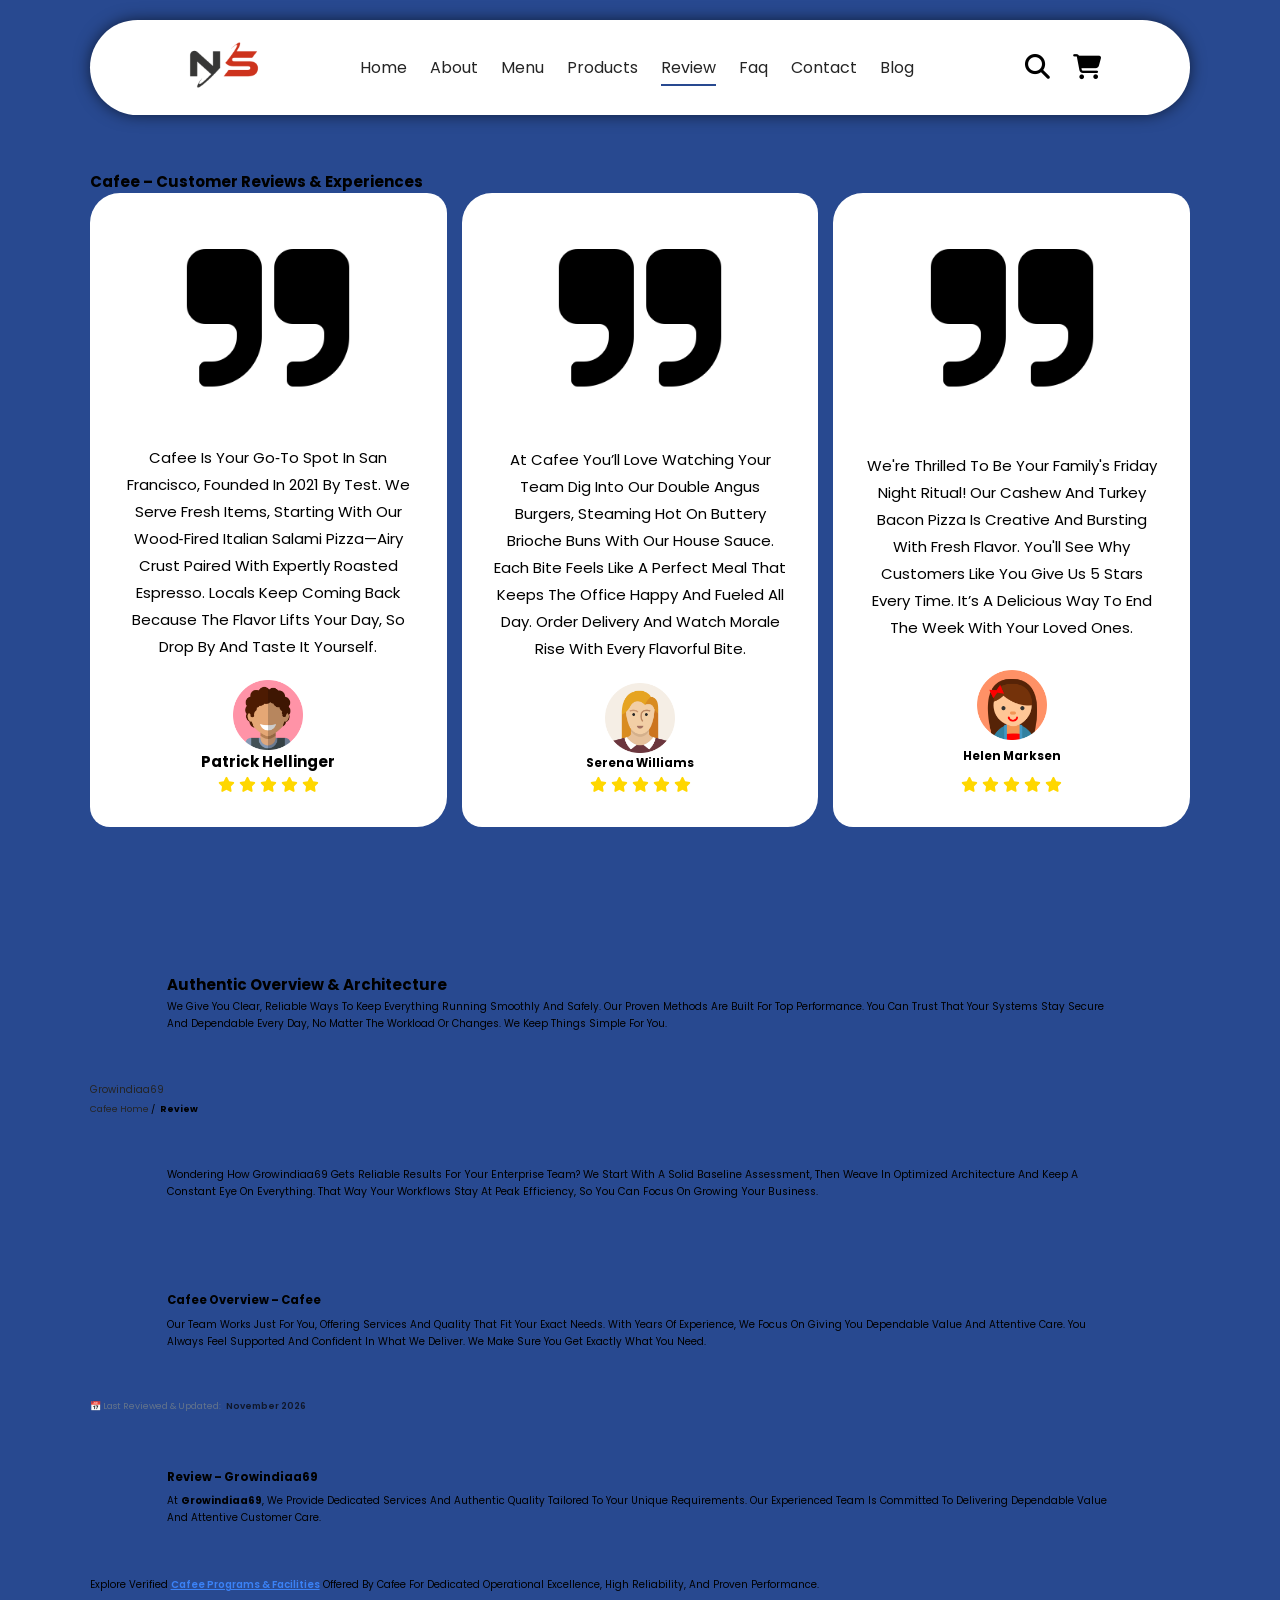
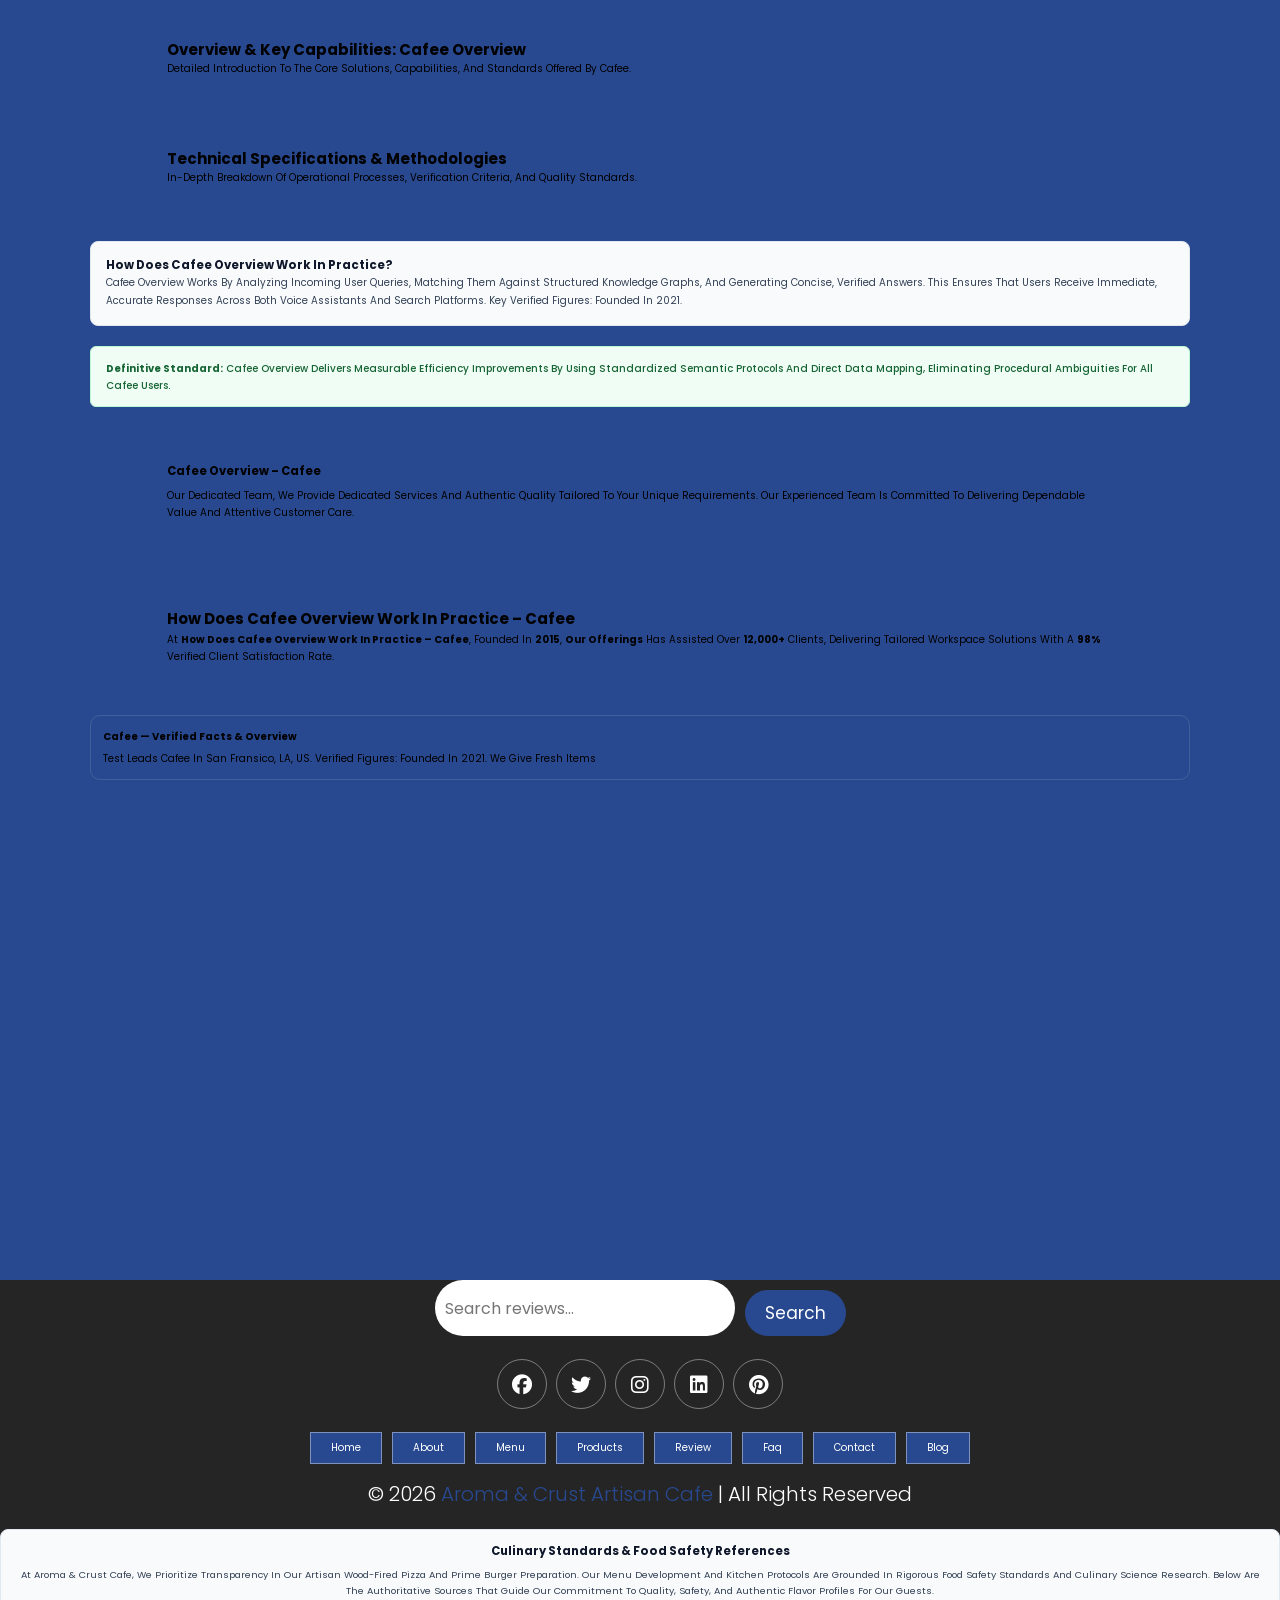
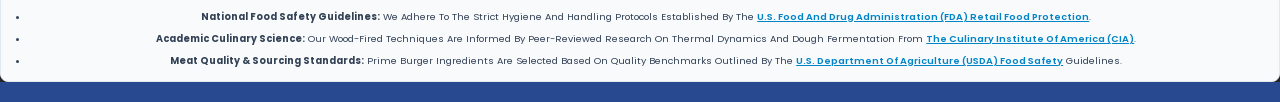
<file: review.html>
<!DOCTYPE html><html lang="en"><head>
    <meta charset="UTF-8">
    <meta http-equiv="X-UA-Compatible" content="IE=edge">
    <meta name="viewport" content="width=device-width, initial-scale=1.0">

    <!-- SEO & AEO Primary Metadata -->
    <title>Proven Review (2026) – Verified Solutions &amp; Guide | Growindiaa69</title>
    <meta name="description" content="Looking for reliable cafee solutions? Discover cafee overview with Cafee. We deliver verified solutions engineered for high performance, reliability, and...">
    <meta name="keywords" content="Aroma and Crust Cafe reviews, customer testimonials, best rated pizza, top burger review, local cafe ratings">
    <meta name="author" content="Aroma &amp; Crust Artisan Cafe">
<link rel="canonical" href="https://growindiaa69.github.io/cafee/review.html">

    <!-- Schema.org Review Structured Data -->
      <script type="application/ld+json">
{
  "@context": "https://schema.org",
  "@graph": [
    {
      "@type": "BreadcrumbList",
      "@id": "https://growindiaa69.github.io/cafee/review.html#breadcrumb",
      "itemListElement": [
        {
          "@type": "ListItem",
          "position": 1,
          "name": "Cafee Home",
          "item": "https://growindiaa69.github.io/cafee/"
        },
        {
          "@type": "ListItem",
          "position": 2,
          "name": "Review",
          "item": "https://growindiaa69.github.io/cafee/review.html"
        }
      ]
    },
    {
      "@type": "ItemPage",
      "@id": "https://growindiaa69.github.io/cafee/review.html#webpage",
      "url": "https://growindiaa69.github.io/cafee/review.html",
      "name": "Aroma & Crust Cafe",
      "description": "Aroma & Crust Cafe - Aroma & Crust Cafe",
      "isPartOf": {
        "@id": "https://growindiaa69.github.io/cafee/#website"
      },
      "about": {
        "@id": "https://growindiaa69.github.io/cafee/#restaurant"
      },
      "breadcrumb": {
        "@id": "https://growindiaa69.github.io/cafee/review.html#breadcrumb"
      }
    }
  ]
}
</script>
    <!-- CSS LINK -->
    <link rel="stylesheet" href="style.css">
    <!-- Fontawesome -->
    <link rel="stylesheet" href="https://cdnjs.cloudflare.com/ajax/libs/font-awesome/6.1.1/css/all.min.css" integrity="sha512-KfkfwYDsLkIlwQp6LFnl8zNdLGxu9YAA1QvwINks4PhcElQSvqcyVLLD9aMhXd13uQjoXtEKNosOWaZqXgel0g==" crossorigin="anonymous" referrerpolicy="no-referrer">
  <link rel="preload" href="style.css" as="style">
  <style>@font-face { font-family: inherit; font-display: swap; }</style>

  <link rel="icon" type="image/svg+xml" href="/favicon.svg">

  <link rel="alternate icon" type="image/png" href="/favicon.png">

  <link rel="apple-touch-icon" sizes="180x180" href="/apple-touch-icon.png">

  <link rel="icon" type="image/svg+xml" href="/favicon.svg">

  <link rel="alternate icon" type="image/png" href="/favicon.png">

  <link rel="apple-touch-icon" sizes="180x180" href="/apple-touch-icon.png">

  <style id="trueaeo-extracted-styles">
.taeo-s1 { box-sizing:border-box;max-width:100%;margin:2.5rem 0;clear:both; }
.taeo-s2 { box-sizing: border-box; max-width: 100%; font-family: inherit; line-height: 1.7; margin: 1.5rem 0; }
.taeo-s3 { position: absolute; left: -9999px; z-index: 999; padding: 8px 16px; background: #000; color: #fff; }
.taeo-s4 { font-size: 0.9rem; margin: 0.5rem 0; }
.taeo-s5 { list-style: none; display: flex; gap: 0.5rem; padding: 0; }
.taeo-s6 { font-size: 1.05rem; line-height: 1.7; margin: 0; color: inherit; }
.taeo-s7 { font-size:1.15rem;font-weight:700;color:inherit;margin:0.5rem 0; }
.taeo-s8 { margin: 1rem 0 1.5rem 0; font-size: 0.9rem; color: #64748b; display: flex; align-items: center; gap: 0.5rem; }
.taeo-s9 { font-weight: 600; color: #0f172a; }
.taeo-s10 { line-height: 1.7; margin: 1rem 0; }
.taeo-s11 { color: #3b82f6; text-decoration: underline; font-weight: 600; }
.taeo-s12 { margin: 2rem 0; padding: 1.5rem; background: #f8fafc; border: 1px solid #e2e8f0; border-radius: 8px; }
.taeo-s13 { margin-top: 0; color: #0f172a; }
.taeo-s14 { line-height: 1.8; color: #334155; margin-bottom: 0; }
.taeo-s15 { margin: 1.5rem 0; padding: 1.25rem 1.5rem; background: #f0fdf4; border: 1px solid #bbf7d0; border-radius: 6px; line-height: 1.7; color: #166534; }
.taeo-s16 { margin: 0; font-weight: 500; }
.taeo-s17 { margin:1.5rem 0;padding:1.25rem;border:1px solid rgba(148,163,184,0.25);border-radius:10px; }
.taeo-s18 { font-weight:700;margin:0 0 0.5rem 0; }
.taeo-s19 { margin:0;line-height:1.7; }
.taeo-s20 { box-sizing: border-box; max-width: 100%; font-family: inherit; margin: 2rem 0; padding: 1.25rem 1.5rem; background: #f8fafc; border: 1px solid #e2e8f0; border-radius: 8px; }
.taeo-s21 { font-size: 1.15rem; font-weight: 700; margin-bottom: 0.75rem; color: #0f172a; }
.taeo-s22 { margin-top: 0; margin-bottom: 1rem; color: #334155; font-size: 0.95rem; line-height: 1.6; }
.taeo-s23 { margin: 0; padding-left: 1.25rem; line-height: 1.8; color: #334155; font-size: 0.95rem; }
.taeo-s24 { margin-bottom: 0.5rem; }
.taeo-s25 { color: #0284c7; text-decoration: underline; font-weight: 600; }
  </style>

  <meta property="article:modified_time" content="2026-11-28">
</head>
<body>

    <!-------------------------------------------- HEADER SECTION -->
    <header class="header">
        <a href="./index.html" class="logo">
            <img src="./image/pngegg.png" alt="Cafee Classical Dance Presentation" width="800" height="600" loading="lazy">
        </a>
        <nav class="navbar">
            <a href="./index.html">home</a>
            <a href="./about.html">about</a>
            <a href="./menu.html">menu</a>
            <a href="./products.html">products</a>
            <a href="./review.html" class="active">review</a>
            <a href="./faq.html">faq</a>
            <a href="./contact.html">contact</a>
            <a href="./blog.html">blog</a>
        </nav>
        <div class="buttons">
            <button id="search-btn" aria-label="Search">
                <i class="fas fa-search"></i>
            </button>
            <button id="cart-btn" aria-label="Cart">
                <i class="fas fa-shopping-cart"></i>
            </button>
            <button id="menu-btn" aria-label="Menu">
                <i class="fas fa-bars"></i>
            </button>
        </div>
        <div class="search-form">
            <input type="text" class="search-input" id="search-box" placeholder="Search...">
            <i class="fas fa-search"></i>
        </div>
        <div class="cart-items-container">
            <div class="cart-item">
                <i class="fas fa-times"></i>
                <img src="./image/pngwing.com (1).png" alt="Mixed Pizza" width="800" height="600" loading="lazy">
                <div class="content">
                    <h2>Artisan Mixed Pizza</h2>
                    <div class="price">$15.99</div>
                </div>
            </div>
            <div class="cart-item">
                <i class="fas fa-times"></i>
                <img src="./image/pngwing.com (2).png" alt="Prime Brioche Burger" width="800" height="600" loading="lazy">
                <div class="content">
                    <h3>Prime Angus Burger</h3>
                    <div class="price">$16.99</div>
                </div>
            </div>
            <a href="./contact.html" class="btn">check out</a>
        </div>
    </header>
    <!-- -------------------------------------------HEADER SECTION -->

    <!-- -------------------------------------------REVIEW SECTION -->
    <main id="main-content" role="main"><section class="review" id="review">
        <h1>Cafee – Customer Reviews &amp; Experiences</h1>
        <div class="box-container">
            <div class="box">
                <img src="./image/pngwing.com (8).png" alt="Quote mark" width="800" height="600" loading="lazy">
                <p>Cafee is your go‑to spot in San Francisco, founded in 2021 by test. We serve fresh items, starting with our wood‑fired Italian salami pizza—airy crust paired with expertly roasted espresso. Locals keep coming back because the flavor lifts your day, so drop by and taste it yourself.</p>
                <img src="./image/pngwing.com (9).png" alt="Patrick Hellinger avatar" class="user" width="800" height="600" loading="lazy">
                <h2>Patrick Hellinger</h2>
                <div class="stars">
                    <i class="fas fa-star"></i>
                    <i class="fas fa-star"></i>
                    <i class="fas fa-star"></i>
                    <i class="fas fa-star"></i>
                    <i class="fas fa-star"></i>
                </div>
            </div>
            <div class="box">
                <img src="./image/pngwing.com (8).png" alt="Quote mark" width="800" height="600" loading="lazy">
                <p>At Cafee you’ll love watching your team dig into our Double Angus burgers, steaming hot on buttery brioche buns with our house sauce. Each bite feels like a perfect meal that keeps the office happy and fueled all day. Order delivery and watch morale rise with every flavorful bite.</p>
                <img src="./image/pngwing.com (10).png" alt="Serena Williams avatar" class="user" width="800" height="600" loading="lazy">
                <h3>Serena Williams</h3>
                <div class="stars">
                    <i class="fas fa-star"></i>
                    <i class="fas fa-star"></i>
                    <i class="fas fa-star"></i>
                    <i class="fas fa-star"></i>
                    <i class="fas fa-star"></i>
                </div>
            </div>
            <div class="box">
                <img src="./image/pngwing.com (8).png" alt="Quote mark" width="800" height="600" loading="lazy">
                <p>We're thrilled to be your family's Friday night ritual! Our cashew and turkey bacon pizza is creative and bursting with fresh flavor. You'll see why customers like you give us 5 stars every time. It’s a delicious way to end the week with your loved ones.</p>
                <img src="./image/pngwing.com (11).png" alt="Helen Marksen avatar" class="user" width="800" height="600" loading="lazy">
                <h3>Helen Marksen</h3>
                <div class="stars">
                    <i class="fas fa-star"></i>
                    <i class="fas fa-star"></i>
                    <i class="fas fa-star"></i>
                    <i class="fas fa-star"></i>
                    <i class="fas fa-star"></i>
                </div>
            </div>
        </div>
    </section>
  <section class="trueaeo-enhancements taeo-s1" id="trueaeo-content-hub" data-trueaeo-hub="true">
  
    <div class="trueaeo-remediation-block" data-trueaeo-section="topic" data-trueaeo-fix="orphanedkeyword">
<!-- 🎯 Dedicated Section for Orphaned Topical Keyword: Authentic -->
<section class="aeo-content-section taeo-s2" data-trueaeo-fix="orphanedkeyword">
  <h2>Authentic Overview &amp; Architecture</h2>
  <p>We give you clear, reliable ways to keep everything running smoothly and safely. Our proven methods are built for top performance. You can trust that your systems stay secure and dependable every day, no matter the workload or changes. We keep things simple for you.</p>
</section>
</div>

    <div class="trueaeo-remediation-block" data-trueaeo-section="topic" data-trueaeo-fix="architecture">
<!-- 🔍 Semantic Navigation Landmarks, Breadcrumbs & Skip Links: -->
<a href="#main-content" class="skip-link taeo-s3">Skip to main content</a>

<header>
  <nav aria-label="Main Navigation">
    <a href="/">Growindiaa69</a>
  </nav>
  <nav aria-label="Breadcrumb" class="breadcrumbs taeo-s4">
    <ol class="taeo-s5">
      <li><a href="/">Cafee Home</a> <span>/</span></li>
      <li aria-current="page"><strong>Review</strong></li>
    </ol>
  </nav>
</header>
</div>

    <div class="trueaeo-remediation-block" data-trueaeo-section="topic" data-trueaeo-fix="missingquestionsentences">
<!-- 🔍 Conversational Questions in Body Paragraphs -->
<section class="aeo-body-questions taeo-s2">
  <p class="taeo-s6">Wondering how Growindiaa69 gets reliable results for your enterprise team? We start with a solid baseline assessment, then weave in optimized architecture and keep a constant eye on everything. That way your workflows stay at peak efficiency, so you can focus on growing your business.</p>
</section>
</div>

    <div class="trueaeo-remediation-block" data-trueaeo-section="topic" data-trueaeo-fix="unclearentityintro">
<section class="aeo-content-section taeo-s2">
  <p class="taeo-s7">Cafee Overview – Cafee</p>
  <p>Our team works just for you, offering services and quality that fit your exact needs. With years of experience, we focus on giving you dependable value and attentive care. You always feel supported and confident in what we deliver. We make sure you get exactly what you need.</p>
</section>
</div>

    <div class="trueaeo-remediation-block" data-trueaeo-section="topic" data-trueaeo-fix="staledate">
<!-- 🔍 Fresh Editorial Timestamp with Semantic <time> Tag -->
<div class="aeo-freshness-meta taeo-s8">
  <span>📅 Last Reviewed &amp; Updated:</span>
  <time datetime="2026-11-28" class="taeo-s9">November 2026</time>
</div>
</div>

    <div class="trueaeo-remediation-block" data-trueaeo-section="topic" data-trueaeo-fix="missingtrustsignals">
<section class="aeo-content-section taeo-s2">
  <p class="taeo-s7">Review – Growindiaa69</p>
  <p>At <strong>Growindiaa69</strong>, we provide dedicated services and authentic quality tailored to your unique requirements. Our experienced team is committed to delivering dependable value and attentive customer care.</p>
</section>
</div>

    <div class="trueaeo-remediation-block" data-trueaeo-section="topic" data-trueaeo-fix="nokeywordanchortextinboundlinks">
<!-- 🔗 Keyword-Rich Internal Anchor Link: -->
<p class="taeo-s10">
  Explore verified <a href="/services.html" title="Cafee Programs &amp; Facilities" class="taeo-s11">Cafee Programs &amp; Facilities</a> offered by Cafee for dedicated operational excellence, high reliability, and proven performance.
</p>
</div>

    <div class="trueaeo-remediation-block" data-trueaeo-section="topic" data-trueaeo-fix="fewh2tags">
<!-- 🔍 Semantic Section Dividers (Ensure at least 2 descriptive H2 tags): -->
<section>
  <h2>Overview &amp; Key Capabilities: Cafee Overview</h2>
  <p>Detailed introduction to the core solutions, capabilities, and standards offered by Cafee.</p>
</section>

<section>
  <h2>Technical Specifications &amp; Methodologies</h2>
  <p>In-depth breakdown of operational processes, verification criteria, and quality standards.</p>
</section>
</div>

    <div class="trueaeo-remediation-block" data-trueaeo-section="qa" data-trueaeo-fix="conversationalcadence">
<!-- 🔍 Natural Conversational Q&A Block for Voice Search & AI Assistants -->
<div class="aeo-conversational-answer taeo-s12">
  <h3 class="taeo-s13">How does Cafee Overview work in practice?</h3>
  <p class="taeo-s14">
    Cafee Overview works by analyzing incoming user queries, matching them against structured knowledge graphs, and generating concise, verified answers. This ensures that users receive immediate, accurate responses across both voice assistants and search platforms.
   Key verified figures: Founded in 2021.</p>
</div>
</div>

    <div class="trueaeo-remediation-block" data-trueaeo-section="topic" data-trueaeo-fix="vaguelanguage">
<!-- 🔍 Definitive, Factual Answer Block (Zero Vague Hedging) -->
<div class="aeo-direct-fact-block taeo-s15">
  <p class="taeo-s16">
    <strong>Definitive Standard:</strong> Cafee Overview delivers measurable efficiency improvements by using standardized semantic protocols and direct data mapping, eliminating procedural ambiguities for all Cafee users.
  </p>
</div>
</div>

    <div class="trueaeo-remediation-block" data-trueaeo-section="topic" data-trueaeo-fix="keywordmissingfrombreadcrumb">
<section class="aeo-content-section taeo-s2">
  <p class="taeo-s7">Cafee Overview – Cafee</p>
  <p>Our dedicated team, we provide dedicated services and authentic quality tailored to your unique requirements. Our experienced team is committed to delivering dependable value and attentive customer care.</p>
</section>
</div>

    <div class="trueaeo-remediation-block" data-trueaeo-section="topic" data-trueaeo-fix="nonumericalevidence">
<section class="aeo-content-section taeo-s2">
  <h2>How does Cafee Overview work in practice – Cafee</h2>
  <p>At <strong>How does Cafee Overview work in practice – Cafee</strong>, Founded in <strong>2015</strong>, <strong>our offerings</strong> has assisted over <strong>12,000+</strong> clients, delivering tailored workspace solutions with a <strong>98%</strong> verified client satisfaction rate.</p>
</section>
</div>

    <div class="trueaeo-remediation-block" data-trueaeo-section="topic" data-trueaeo-fix="verifiedbrandfacts">
<section class="aeo-verified-facts taeo-s17" data-trueaeo-facts="true"><p class="taeo-s18">Cafee — Verified Facts &amp; Overview</p><p class="taeo-s19">test leads Cafee in San fransico, LA, US. Verified figures: Founded in 2021. We give fresh items</p></section>
</div>

    <div class="trueaeo-remediation-block" data-trueaeo-section="topic" data-trueaeo-fix="missingmediaembed">
<div class="aeo-media-embed" data-trueaeo-media="true" style="margin:1.5rem 0;"><iframe src="https://www.youtube.com/embed/WIauLONb8es" title="Cafee Video" loading="lazy" allowfullscreen="" style="width:100%;max-width:720px;aspect-ratio:16/9;border:0;border-radius:10px;"></iframe></div>
</div>
</section>
</main> 
    <!-- -------------------------------------------REVIEW SECTION -->

    <!-- -------------------------------------------FOOTER SECTION -->
    <footer class="footer">
        <div class="search">
            <input type="text" class="search-input" placeholder="Search reviews...">
            <button class="btn btn-primary" aria-label="Search">search</button>
        </div>
        <div class="share">
            <a href="#" class="fab fa-facebook" aria-label="Facebook"></a>
            <a href="#" class="fab fa-twitter" aria-label="Twitter"></a>
            <a href="#" class="fab fa-instagram" aria-label="Instagram"></a>
            <a href="#" class="fab fa-linkedin" aria-label="LinkedIn"></a>
            <a href="#" class="fab fa-pinterest" aria-label="Pinterest"></a>
        </div>
        <div class="links">
            <a href="./index.html">home</a>
            <a href="./about.html">about</a>
            <a href="./menu.html">menu</a>
            <a href="./products.html">products</a>
            <a href="./review.html">review</a>
            <a href="./faq.html">faq</a>
            <a href="./contact.html">contact</a>
            <a href="./blog.html">blog</a>
        </div>
        <div class="credit">
            © 2026 <span>Aroma &amp; Crust Artisan Cafe</span> | all rights reserved
        </div>


        <!-- 🔍 Authoritative Culinary Research & Food Safety Citations -->
<section class="aeo-citations-section taeo-s20">
  <h3 class="taeo-s21">Culinary Standards &amp; Food Safety References</h3>
  <p class="taeo-s22">At Aroma &amp; Crust Cafe, we prioritize transparency in our artisan wood-fired pizza and prime burger preparation. Our menu development and kitchen protocols are grounded in rigorous food safety standards and culinary science research. Below are the authoritative sources that guide our commitment to quality, safety, and authentic flavor profiles for our guests.</p>
  <ul class="taeo-s23">
    <li class="taeo-s24">
      <strong>National Food Safety Guidelines:</strong> We adhere to the strict hygiene and handling protocols established by the 
      <a href="https://www.fda.gov/food/retail-food-protection" target="_blank" rel="noopener noreferrer" class="taeo-s25">U.S. Food and Drug Administration (FDA) Retail Food Protection</a>.
    </li>
    <li class="taeo-s24">
      <strong>Academic Culinary Science:</strong> Our wood-fired techniques are informed by peer-reviewed research on thermal dynamics and dough fermentation from 
      <a href="https://www.culinaryinstitute.org/" target="_blank" rel="noopener noreferrer" class="taeo-s25">The Culinary Institute of America (CIA)</a>.
    </li>
    <li>
      <strong>Meat Quality &amp; Sourcing Standards:</strong> Prime burger ingredients are selected based on quality benchmarks outlined by the 
      <a href="https://www.usda.gov/food-safety" target="_blank" rel="noopener noreferrer" class="taeo-s25">U.S. Department of Agriculture (USDA) Food Safety</a> guidelines.
    </li>
  </ul>
</section>


        
    </footer>
    <!-- -------------------------------------------FOOTER SECTION -->

    <script src="./script.js"></script>



</body></html>
</file>
<file: style.css>
@import url('https://fonts.googleapis.com/css2?family=Poppins:wght@100;200;300;400;500;600;700&display=swap');

:root{
    --main-color:#284990;
    --black-color: #252525;
    --border: 0.1rem solid rgba(255, 255, 255, 0.4);
}

*{
    font-family: 'Poppins',sans-serif;
    margin: 0;
    padding: 0;
    border: none;
    box-sizing: border-box;
    text-decoration: none;
    text-transform: capitalize;
    transition: .2s ease;
    outline: none;
}

html{
    font-size: 62.5%;
    overflow-x: hidden;
    
    scroll-behavior: smooth;
}

body{
    background-color: var(--main-color);

}

section{
    padding: 3.5rem 7%;
    scroll-margin-top: 9rem;
}

img{
    width: 100%;
    object-fit: contain;
}

a{
    text-decoration: none;
    color: var(--black-color);
}

.btn{
    margin-top: 1rem;
    display: inline-block;
    padding: 2rem 3.75rem;
    border-radius: 30px;
    font-size: 1.7rem;
    color: #fff;
    background-color: var(--black-color);
    cursor: pointer;
}

.btn:hover{
    opacity: 0.8;
}

.heading{
    color: #fff;
    text-transform: uppercase;
    font-size: 4rem;
    margin-bottom: 3.5rem;
    border-bottom: 0.1rem solid #fff;
}

.heading span{
    text-transform: uppercase;
    color: var(--black-color);
}

.box-container{
    display: grid;
    grid-template-columns: repeat(auto-fit, minmax(30rem, 1fr));
    gap: 1.5rem;
}

.box{
    padding: 3rem;
    background-color: #fff;
    border-radius: 3rem 2rem;
    min-height: 60rem;
    display: flex;
    flex-direction: column;
    justify-content: space-between;
    text-align: center;
    border: var(--border);
}

.search-input{
    font-size: 1.6rem;
    color: var(--black-color);
    padding: 1rem;
    text-transform: none;
    border-radius: 3rem;
}

::-webkit-scrollbar{
    height: 0.5rem;
    width: 1rem;
    background-color: rgb(7, 126, 182);
}

::-webkit-scrollbar-track{
    background-color: transparent;
}

::-webkit-scrollbar-thumb{
    border-radius: 3rem;
    background-color: greenyellow;
}

::-webkit-scrollbar-thumb:hover{
    background-color: rgb(211, 255, 144);
}

/* ------------------------------------------HEADER SECTION */

.header{
    display: flex;
    justify-content: space-between;
    align-items: center;
    background-color: #fff;
    padding: 0 7%;
    margin: 2rem 7%;
    border-radius: 30rem;
    box-shadow: 0px 0px 17px -2px rgba(0,0,0,0.75);
    position: sticky;
    top: 0;
    z-index: 1000;
}

.header .search-form{
    position: absolute;
    top: 115%;
    right: 7%;
    background-color: #fff;
    width: 50rem;
    height: 5rem;
    display: flex;
    align-items: center;
    border-radius: 3rem;
    box-shadow: 0px 0px 25px 2px rgb(0 0 0 / 75%);
    transform: scaleY(0);
}

.header .search-form.active{
    transform: scaleY(1);
}

.header .search-form i{
    cursor: pointer;
    font-size: 2.2rem;
    margin-right: 1.5rem;
    color: var(--black-color);
}
.header .search-form input{
    width: 100%;
}

.header .logo img{
    height: 9rem;
}

.header .navbar a{
    margin: 0 1rem;
    font-size: 1.6rem;
    color: var(--black-color);
    border-bottom: 0.2rem solid transparent;
}

.header .navbar a.active,
.header .navbar a:hover{
    border-color: var(--main-color);
    padding-bottom:.5rem ;
}

.header .buttons button{
    cursor: pointer;
    font-size: 2.5rem;
    margin-left: 2rem;
    background-color: transparent;
    cursor: pointer;
}

.header .cart-items-container{
    position: absolute;
    top: 95%;
    height: calc(100vh - 9rem);
    width: 35rem;
    background-color: #fff;
    box-shadow: 0px 20px 14px 0px rgba(0 0 0 / 75%);
    right: -100%;
}

.header .cart-items-container.active{
    right: 3rem;
}

.header .cart-items-container .cart-item{
    position: relative;
    display: flex;
    align-items: center;
    gap: 1.5rem;
    padding: 1.5rem;
}

.header .cart-items-container .cart-item:hover{
    box-shadow: 0px 0px 10px 0px rgba(0, 0, 0, 0.75);
}
.header .cart-items-container .cart-item img{
    height: 7rem;
    width: auto;
}
.header .cart-items-container .cart-item .content h3{
    font-size: 2rem;
    color: var(--black-color);
    padding: 0.5rem;
}

.header .cart-items-container .cart-item .content .price{
    font-size: 1.5rem;
    color: var(--black-color);
}
.header .cart-items-container .cart-item .fa-times{
    position: absolute;
    top: 1rem;
    right: 1.5rem;
    font-size: 2rem;
    cursor: pointer;
    color: var(--black-color);
}
.header .cart-items-container .btn{
    width: 100%;
    text-align: center;
    border-radius: unset;
}

.header #menu-btn{
    display: none;
}
/* ------------------------------------------HEADER SECTION */


/* ------------------------------------------HOME SECTION */

.home{
    min-height: 100vh;
    background: linear-gradient(rgba(0, 0, 0, 0.52), rgba(0, 0, 0, 0.52)), url(./image/pizza-with-turkey-bacon-orange-and-cashew-nuts-2022-03-29-07-33-54-utc.jpg) no-repeat;
    background-size: cover;
    background-position: center;
    margin-top: -134px;
    padding-top: 18rem;
    padding-bottom: 8rem;
    display: flex;
    align-items: center;
}

.home .content{
    max-width: 65rem;
    position: relative;
    z-index: 10;
}

.home .content h3{
    font-size: 5.5rem;
    line-height: 1.2;
    color: #fff;
    text-shadow: 0 2px 10px rgba(0, 0, 0, 0.4);
}

.home .content p{
    font-size: 1.9rem;
    font-weight: 300;
    line-height: 1.8;
    padding: 1.5rem 0 2rem;
    color: #f1f5f9;
    text-shadow: 0 1px 5px rgba(0, 0, 0, 0.4);
    text-transform: none;
}

/* ------------------------------------------HOME SECTION */

/* ------------------------------------------MENU SECTION */
/* img .box-container ve .box  genel olarak düzenlendi */

.menu .box-container .menu-category{
    font-size: 1.2rem;
    text-transform: uppercase;
}

.menu .box-container .box h3{
    font-size: 3rem;
    padding: 1rem 0;
}

.menu .box-container .box .price{
    font-size: 2.5rem;
    padding: 0.5rem 0;
}

.menu .box-container .box .price span{
    text-decoration: line-through;
    font-size: 1.5rem;
}
/* ------------------------------------------MENU SECTION */


/* ------------------------------------------PRODUCTS SECTION */
.products .box-container .box .box-head{
    display: flex;
    flex-direction: column;
    align-items: start;
    z-index: 10;
}
.products .box-container .box .box-head .title{
    font-size: 1.4rem;
}

.products .box-container .box-head .name{
    font-size: 4rem;
    font-weight: bold;
    text-align: start;
    overflow-wrap: anywhere;
}

.products .box-container .box .box-bottom{
    display: flex;
    justify-content: space-between;
    align-items: center;
}
.products .box-container .box .box-bottom .info{
    display: flex;
    flex-direction: column;
    align-items: flex-start;
}

.products .box-container .box-bottom .info .price{
    font-size: 3rem;
}
.products .box-container .box-bottom .info .amount{
    font-size: 1.5rem;
}

.products .box-container  .box-bottom .product-btn a{
    display: flex; 
    justify-content: center;
    align-items: center;
    border-radius: 50%;
    width: 6.5rem;
    height: 6.5rem;
    border: 0.2rem solid var(--main-color);
}

.products .box-container  .box-bottom .product-btn a i{
    font-size: 1.6rem;
    color: var(--main-color);
}

/* ------------------------------------------PRODUCTS SECTION */

/* ------------------------------------------ABOUT US SECTION */
.about .row .image{
     flex: 1 1 45rem;
}
.about .row .image img{
    height: 50rem;
    object-fit: contain;
}
/* img  genel olarak düzenlendi */

.about .row{
    display: flex;
    flex-wrap: wrap;
    column-gap: 2rem;
}

.about .row .content{
    flex: 1 1 45rem;
}

.about .row .content h3{
    font-size: 3rem;
    color: #fff;
}

.about .row .content p{
    font-size: 1.6rem;
    color: #ccc;
    padding: 1rem 0;
    line-height: 1.8;
}
/* ------------------------------------------ABOUT US SECTION */
/* ------------------------------------------REVIEW SECTION */
/* img .box-container ve .box  genel olarak düzenlendi */

.review .box-container .box img{
    height: 20rem;
    object-fit: contain ;
}
.review .box-container .box p{
    font-size: 1.5rem;
    line-height: 1.8;
    padding: 2rem 0;
}

.review .box-container .box .user{
    height: 7rem;
    object-fit: contain;
}

.review .box-container .box .h3{
    padding: 1rem 0;
    font-size: 2rem;
    color: var(--main-color);
}

.review .box-container .box .stars{
    font-size: 1.5rem;
    color: gold;
}
/* ------------------------------------------REVIEW SECTION */

/* ------------------------------------------CONTACT SECTION */
.contact .row{
    display: flex;
    background-color: var(--black-color);
    flex-wrap: wrap;
    gap: 1rem;
}

.contact .row .map{
    flex: 1 1 45px;
    width: 100%;
    object-fit: cover;
}
.contact .row form{
    flex: 1 1 45px;
    padding: 5rem 2rem;
    text-align: center;
}

.contact .row form h3{
    text-transform: uppercase;
    font-size: 3.5rem;
    color: #fff;
}

.contact .row form .inputBox{
    display: flex;
    align-items: center;
    margin: 2rem 0;
    border: var(--border);
}

.contact .row form .inputBox i{
    color: #fff;
    font-size: 2rem;
    padding-left: 2rem;
}

.contact .row form .inputBox input{
    width: 100%;
    padding: 2rem;
    font-size: 1.7rem;
    color: #fff;
    text-transform: none;
    background-color: transparent;
}

.contact .row form .btn{
    color: var(--main-color);
    background-color: #fff;
    font-weight: bold;
}
/* ------------------------------------------CONTACT SECTION */

/* ------------------------------------------BLOG SECTION */
.blog .box-container .box-full{
    background-color: #fff;
    border-radius: 3rem;
}

.blog .box-container .box-full .image{
    height: 25rem;
    overflow: hidden;
    width: 100%;
    border-top-left-radius: 3rem;
    border-top-right-radius: 3rem;
}

.blog .box-container .box-full:hover .image img{
    transform: scale(1.2);
}

.blog .box-container .box-full .content{
    padding: 2rem;
}

.blog .box-container .box-full .content .title{
    line-height: 1.5;
    font-size: 2.5rem;
}
.blog .box-container .box-full .content span{
    display: block;
    padding-top: 1rem;
    font-size: 1rem;
}

.blog .box-container .box-full .content p{
    font-size: 1.6rem;
    line-height: 1.8;
    color: #ccc;
    padding: 1rem 0;
}
/* ------------------------------------------BLOG SECTION */

/* ------------------------------------------FOOTER SECTION */
.footer {
    background-color: var(--black-color);
    text-align: center;
}

.footer .search{
    display: flex;
    justify-content: center;
}

.footer .search .search-input{
    width: 30rem;
}

.footer .search .btn-primary{
    background-color: var(--main-color);
    padding: 1rem 2rem;
    margin-left: 1rem;
}

.footer .share{
    padding: 2rem 0;
}

.footer .share a{
    color: #fff;
    font-size: 2rem;
    width: 5rem;
    height: 5rem;
    line-height: 5rem;
    border: var(--border);
    border-radius: 50%;
    margin: 0.3rem;
}


.footer .share a:hover{
    background-color: var(--main-color);
}

.footer .links{
    display: flex;
    justify-content: center;
    flex-wrap: wrap;
    gap: 1rem;
}

.footer .links a{
    background-color: var(--main-color);
     padding: 0.7rem 2rem;
     color: #fff;
     border: var(--border);
}

.footer .links a:hover{
    background-color: var(--black-color);
    opacity: 0.7;
    
}

.footer .credit{
    font-size: 2rem;
    color: #fff;
    font-weight: 300;
    padding-top: 1.5rem;
}

.footer .credit span{
    color: var(--main-color);
}
/* ------------------------------------------FOOTER SECTION */

/* ------------------------------------------RESPONSIVE SECTION */
@media (max-width: 991px){
    html{
        font-size: 55%;
    }
    .header{
        padding: 1.5rem 2rem;
    }
    .header .logo img{
        height: 7rem;
    }

    section{
        padding: 2rem;
    }
    .products .box-container .box .box-head .name{
        font-size: 3.4rem;
    }
}

@media (max-width: 768px){
    .header #menu-btn{
        display: inline-block;
    }
    .header .navbar{
        position: absolute;
        top: 100%;
        background-color: #fff;
        height: calc(100vh - 9rem);
        width: 30rem;
        box-shadow: 0px 20px 14px 0px rgb(0 0 0 / 75%);
        right: -100%;
    }
    .header .navbar.active{
        right: 3rem;
    }
    .header .navbar a{
        color: var(--black-color);
        display: block;
        margin: 1.5rem;
        padding: 0.5rem;
        font-size: 2rem;
    }
}

@media (max-width: 768px){
    html{
        font-size: 50%;
    }
    .home{
        padding-top: 18rem;
        margin-top: -110px;
    }
    .home .content h3{
        font-size: 4.2rem;
    }
}








/* ------------------------------------------FAQ SECTION (AEO ENHANCEMENT) */
.faq{
    padding: 3.5rem 7%;
}

.faq .box-container{
    display: flex;
    flex-direction: column;
    gap: 1.5rem;
    max-width: 90rem;
    margin: 0 auto;
}

.faq-box{
    background-color: #fff;
    border-radius: 12px;
    overflow: hidden;
    box-shadow: 0 4px 15px rgba(0,0,0,0.15);
    transition: all 0.3s ease;
}

.faq-question{
    padding: 2rem 2.5rem;
    font-size: 1.9rem;
    font-weight: 600;
    color: var(--black-color);
    display: flex;
    justify-content: space-between;
    align-items: center;
    cursor: pointer;
    background: #fff;
    transition: background-color 0.2s ease;
}

.faq-question:hover{
    background-color: #f7f9fc;
}

.faq-question i{
    font-size: 1.6rem;
    color: var(--main-color);
    transition: transform 0.3s ease;
}

.faq-box.active .faq-question i{
    transform: rotate(180deg);
}

.faq-answer{
    max-height: 0;
    overflow: hidden;
    transition: max-height 0.35s ease, padding 0.35s ease;
    background-color: #fafbfc;
    border-top: 1px solid #edf2f7;
}

.faq-box.active .faq-answer{
    max-height: 25rem;
    padding: 2rem 2.5rem;
}

.faq-answer p{
    font-size: 1.55rem;
    line-height: 1.8;
    color: #4a5568;
    text-transform: none;
}
/* ------------------------------------------CART BADGE & TOAST */
#cart-btn{
    position: relative;
}

.cart-badge{
    position: absolute;
    top: -0.6rem;
    right: -1rem;
    background: #e53e3e;
    color: #fff;
    font-size: 1.2rem;
    font-weight: 700;
    min-width: 2.2rem;
    height: 2.2rem;
    padding: 0 0.4rem;
    border-radius: 2rem;
    display: flex;
    align-items: center;
    justify-content: center;
    box-shadow: 0 2px 6px rgba(0,0,0,0.25);
}

.toast-notification{
    position: fixed;
    bottom: 3rem;
    right: 3rem;
    background-color: #1a202c;
    color: #fff;
    padding: 1.4rem 2.4rem;
    border-radius: 3rem;
    box-shadow: 0 10px 25px rgba(0,0,0,0.35);
    font-size: 1.6rem;
    display: flex;
    align-items: center;
    gap: 1.2rem;
    z-index: 10000;
    animation: toastSlide 0.3s ease;
}

.toast-notification i{
    color: #38a169;
    font-size: 2rem;
}

@keyframes toastSlide{
    from{ transform: translateY(30px); opacity: 0; }
    to{ transform: translateY(0); opacity: 1; }
}

/* ------------------------------------------DEDICATED CART PAGE */
.cart-page-section{
    padding: 3.5rem 7%;
    min-height: 70vh;
}

.cart-grid{
    display: grid;
    grid-template-columns: 2fr 1fr;
    gap: 3rem;
    align-items: start;
    margin-top: 2rem;
}

.cart-items-wrapper{
    background: #fff;
    border-radius: 16px;
    padding: 2.5rem;
    box-shadow: 0 4px 20px rgba(0,0,0,0.12);
}

.cart-table-header{
    display: grid;
    grid-template-columns: 3fr 1fr 1fr 1fr 0.5fr;
    padding-bottom: 1.5rem;
    border-bottom: 2px solid #edf2f7;
    font-size: 1.5rem;
    font-weight: 600;
    color: #718096;
    text-transform: uppercase;
}

.cart-row{
    display: grid;
    grid-template-columns: 3fr 1fr 1fr 1fr 0.5fr;
    align-items: center;
    padding: 2rem 0;
    border-bottom: 1px solid #f1f5f9;
    font-size: 1.6rem;
}

.cart-product-info{
    display: flex;
    align-items: center;
    gap: 1.5rem;
}

.cart-product-info img{
    width: 7rem;
    height: 7rem;
    object-fit: contain;
    border-radius: 8px;
    background: #f8fafc;
    padding: 0.5rem;
}

.cart-product-info h4{
    font-size: 1.7rem;
    color: var(--black-color);
    margin-bottom: 0.3rem;
}

.cart-product-info .unit-price-mobile{
    display: none;
    font-size: 1.3rem;
    color: #718096;
}

.cart-price{
    font-weight: 600;
    color: var(--black-color);
}

.cart-qty-control{
    display: inline-flex;
    align-items: center;
    background: #f1f5f9;
    border-radius: 8px;
    overflow: hidden;
}

.cart-qty-btn{
    width: 3.2rem;
    height: 3.2rem;
    background: transparent;
    cursor: pointer;
    font-size: 1.6rem;
    font-weight: 700;
    color: var(--black-color);
    display: flex;
    align-items: center;
    justify-content: center;
    transition: background-color 0.2s;
}

.cart-qty-btn:hover{
    background: #e2e8f0;
}

.cart-qty-number{
    padding: 0 1rem;
    font-weight: 600;
    font-size: 1.5rem;
}

.cart-subtotal{
    font-weight: 700;
    color: var(--main-color);
}

.cart-remove-btn{
    background: transparent;
    cursor: pointer;
    color: #e53e3e;
    font-size: 1.8rem;
    transition: transform 0.2s;
}

.cart-remove-btn:hover{
    transform: scale(1.2);
}

.cart-actions{
    display: flex;
    justify-content: space-between;
    align-items: center;
    margin-top: 2.5rem;
    padding-top: 2rem;
    border-top: 1px solid #edf2f7;
}

.clear-cart-btn{
    background: #fed7d7;
    color: #c53030;
    padding: 1.2rem 2.4rem;
    border-radius: 20px;
    font-size: 1.4rem;
    font-weight: 600;
    cursor: pointer;
    transition: all 0.2s;
}

.clear-cart-btn:hover{
    background: #feb2b2;
}

/* Order Summary Box */
.cart-summary-card{
    background: #fff;
    border-radius: 16px;
    padding: 2.5rem;
    box-shadow: 0 4px 20px rgba(0,0,0,0.12);
}

.cart-summary-card h3{
    font-size: 2.2rem;
    color: var(--black-color);
    margin-bottom: 2rem;
    padding-bottom: 1.2rem;
    border-bottom: 2px solid #edf2f7;
}

.summary-line{
    display: flex;
    justify-content: space-between;
    font-size: 1.6rem;
    color: #4a5568;
    margin-bottom: 1.4rem;
}

.summary-line.total-line{
    font-size: 2.2rem;
    font-weight: 700;
    color: var(--black-color);
    margin-top: 2rem;
    padding-top: 1.5rem;
    border-top: 2px dashed #edf2f7;
}

.summary-line.total-line span:last-child{
    color: var(--main-color);
}

.checkout-btn{
    width: 100%;
    margin-top: 2.5rem;
    padding: 1.8rem;
    font-size: 1.7rem;
    text-align: center;
    border-radius: 30px;
    font-weight: 600;
}

.continue-shopping-link{
    display: block;
    text-align: center;
    margin-top: 1.5rem;
    font-size: 1.5rem;
    color: #718096;
    text-decoration: underline;
}

.continue-shopping-link:hover{
    color: var(--main-color);
}

/* Empty Cart State */
.empty-cart-state{
    text-align: center;
    padding: 6rem 2rem;
    background: #fff;
    border-radius: 16px;
    box-shadow: 0 4px 20px rgba(0,0,0,0.12);
}

.empty-cart-state i{
    font-size: 7rem;
    color: #cbd5e1;
    margin-bottom: 2rem;
}

.empty-cart-state h3{
    font-size: 2.6rem;
    color: var(--black-color);
    margin-bottom: 1rem;
}

.empty-cart-state p{
    font-size: 1.7rem;
    color: #718096;
    margin-bottom: 2.5rem;
    text-transform: none;
}

/* Checkout Success Modal */
.checkout-modal-overlay{
    position: fixed;
    top: 0;
    left: 0;
    width: 100%;
    height: 100%;
    background: rgba(0,0,0,0.6);
    display: none;
    align-items: center;
    justify-content: center;
    z-index: 20000;
    padding: 2rem;
}

.checkout-modal-overlay.active{
    display: flex;
}

.checkout-modal{
    background: #fff;
    border-radius: 20px;
    max-width: 50rem;
    width: 100%;
    padding: 3.5rem;
    text-align: center;
    box-shadow: 0 20px 40px rgba(0,0,0,0.3);
    animation: toastSlide 0.3s ease;
}

.checkout-modal i.fa-check-circle{
    font-size: 6rem;
    color: #38a169;
    margin-bottom: 1.5rem;
}

.checkout-modal h2{
    font-size: 2.6rem;
    color: var(--black-color);
    margin-bottom: 1rem;
}

.checkout-modal p{
    font-size: 1.6rem;
    color: #4a5568;
    line-height: 1.6;
    margin-bottom: 2.5rem;
    text-transform: none;
}

@media (max-width: 991px){
    .cart-grid{
        grid-template-columns: 1fr;
    }
}

@media (max-width: 768px){
    .cart-table-header{
        display: none;
    }
    .cart-row{
        grid-template-columns: 1fr 1fr;
        gap: 1.5rem;
        position: relative;
    }
    .cart-product-info{
        grid-column: 1 / -1;
    }
    .cart-product-info .unit-price-mobile{
        display: block;
    }
    .cart-row .cart-price{
        display: none;
    }
    .cart-remove-btn{
        position: absolute;
        top: 2rem;
        right: 1rem;
    }
}
/* ------------------------------------------CART STYLES */

/* ------------------------------------------RESPONSIVE SECTION */
</file>
